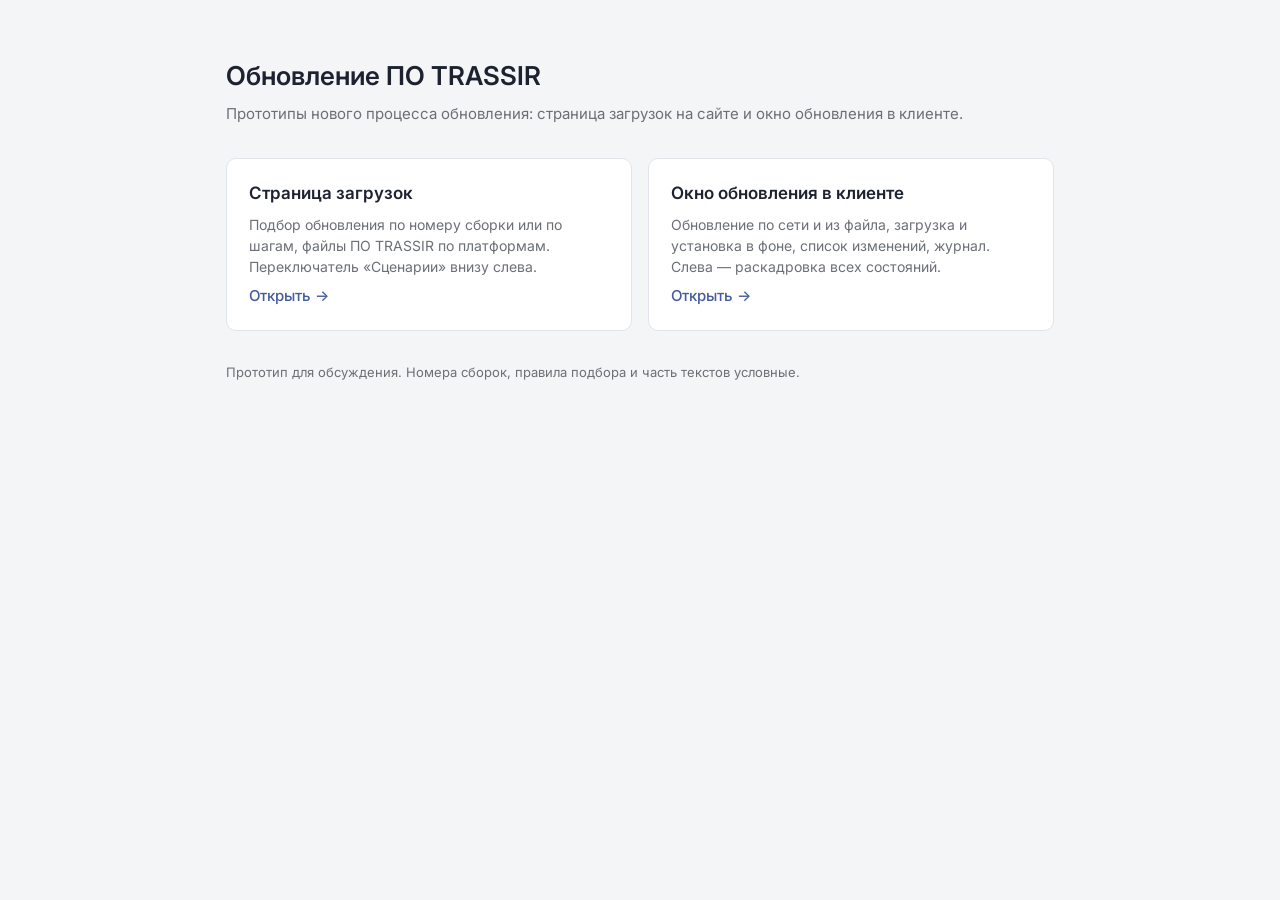
<file: index.html>
<!doctype html>
<html lang="ru">
<head>
<meta charset="utf-8">
<meta name="viewport" content="width=device-width,initial-scale=1">
<title>Обновление ПО TRASSIR — прототипы</title>
<link href="https://fonts.googleapis.com/css2?family=Inter:wght@400;500;600&display=swap" rel="stylesheet">
<style>
:root{--bg:#f4f5f7;--card:#fff;--txt:#1d2230;--muted:#6b6f76;--line:#e1e4ea;--pri:#445b9c;--r:10px}
*{box-sizing:border-box}
body{margin:0;background:var(--bg);color:var(--txt);font:15px/1.5 Inter,system-ui,sans-serif}
main{max-width:860px;margin:0 auto;padding:56px 16px}
h1{font-size:26px;font-weight:600;margin:0 0 8px}
.sub{color:var(--muted);margin:0 0 32px}
.grid{display:grid;grid-template-columns:repeat(auto-fit,minmax(260px,1fr));gap:16px}
a.card{display:flex;flex-direction:column;gap:8px;padding:22px;background:var(--card);border:1px solid var(--line);border-radius:var(--r);color:inherit;text-decoration:none;transition:border-color .15s,box-shadow .15s}
a.card:hover{border-color:var(--pri);box-shadow:0 4px 16px rgba(68,91,156,.12)}
.card b{font-size:17px;font-weight:600}
.card span{color:var(--muted);font-size:14px}
.card i{font-style:normal;color:var(--pri);font-weight:500;margin-top:auto}
.note{margin-top:32px;color:var(--muted);font-size:13px}
</style>
</head>
<body>
<main>
  <h1>Обновление ПО TRASSIR</h1>
  <p class="sub">Прототипы нового процесса обновления: страница загрузок на сайте и окно обновления в клиенте.</p>
  <div class="grid">
    <a class="card" href="site.html"><b>Страница загрузок</b><span>Подбор обновления по номеру сборки или по шагам, файлы ПО TRASSIR по платформам. Переключатель «Сценарии» внизу слева.</span><i>Открыть →</i></a>
    <a class="card" href="client.html"><b>Окно обновления в клиенте</b><span>Обновление по сети и из файла, загрузка и установка в фоне, список изменений, журнал. Слева — раскадровка всех состояний.</span><i>Открыть →</i></a>
  </div>
  <p class="note">Прототип для обсуждения. Номера сборок, правила подбора и часть текстов условные.</p>
</main>
</body>
</html>
</file>
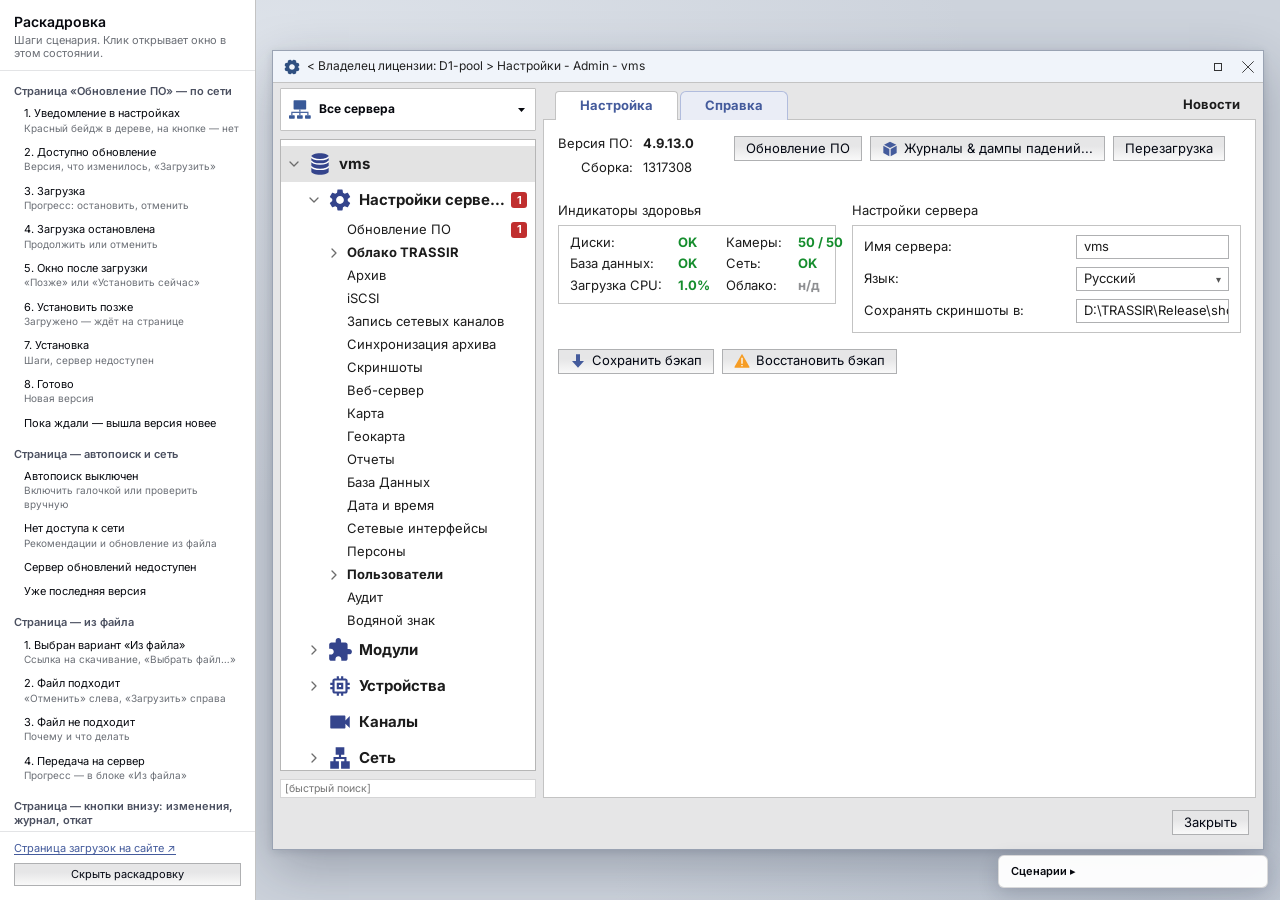
<file: client.html>
<!doctype html>
<html lang="ru">
<head>
<meta charset="utf-8">
<meta name="viewport" content="width=device-width, initial-scale=1">
<title>Обновление ПО — TRASSIR</title>
<link rel="preconnect" href="https://fonts.googleapis.com">
<link rel="preconnect" href="https://fonts.gstatic.com" crossorigin>
<link href="https://fonts.googleapis.com/css2?family=Inter:wght@400;500;600;700&display=swap" rel="stylesheet">
<style>

:root{
  --txt:#06080e; --black:#030712; --muted:rgba(0,0,0,.38); --grey:#6b6f76; --grey2:#8f9093; --dash:#b9bbbf;
  --bd:#c3c3c3; --bd2:#c8c8c8; --btn-bd:#afb0b2; --cell-bd:#e3e4e6; --row-bd:#eeeef0;
  --pri:#445b9c; --pri-50:#eaedf6; --pri-200:#b1bcdd; --icon:#3c5899;
  --sel:#e3e8f6; --hover:#f1f4fb; --win-bg:#e6e6e7; --title-bg:#f0f4fa;
  --card-head:#f2f3f4;                  /* шапка карточки настроек: нейтральный серый, отличается от голубой подсветки строки при наведении (16.10) */
  --amber:#ff8f00; --badge:#ab1330; --ok:#2c8e45; --warn:#b98a00; --err:#ab1330;
  /* статусы применения настроек */
  --st-ok:#2c8e45; --st-warn:#e6bd34; --st-err:#ab1330; --st-neutral:#8f9093;
  --st-err-hover:#8e0f28; --st-err-pressed:#730c20; --focus-ring:#7f95d1;
  --drift-bg:#fff4cc; --drift-bd:#e6cf7a; /* настройка изменилась на устройстве: фон поля и рамка плашки */
  --st-err-on:#fff; --ebadge-h:14px;   /* индикатор числа ошибок: текст на красном и высота */
  /* раскладка диалога — правила растяжения описаны в device-settings-dialog/README.md */
  --tree-w:clamp(300px,15cqw,350px);   /* дерево: 15% ширины окна, 300–350; 350 — самая длинная строка целиком (ручной разделитель: 220–350) */
  --nav-w:258px; --search-w:236px;       /* поиск по настройкам — фиксированной ширины (= ширина навигации по умолчанию − отступы 11 + 11), не тянется вместе с панелью разделов (26.10) */
                         /* навигация разделов: фиксированная (ручной разделитель: 234–270, по содержимому) */
  --form-min:452px; --form-max:100%;    /* колонка настроек (вкл. внутренние отступы 37 px); сверху не ограничена — тянется на всю ширину панели */
  --main-min:280px;                    /* видимая часть колонки настроек, когда панель разделов растянута: форма шире — прокручивается по горизонтали (02.11) */
  --label-min:180px; --label-max:360px; /* названия настроек */
  --ctl-min:200px; --ctl-share:50%;     /* значения: строка делится 50/50 — вертикальная линия посередине; значение не уже 200 (до 14.10: 40% строки, не шире 360) */
  --grid-row:28px; --label:#4b5060;    /* вид «Таблица»: высота строки, цвет названия параметра */
  --tbl-pv:128px; --tbl-cols:minmax(86px,100px) minmax(93px,104px) minmax(83px,100px) minmax(65px,74px) minmax(99px,112px) minmax(87px,98px) minmax(85px,128px) minmax(40px,52px) minmax(55px,76px); /* колонки растут вместе с окном, пока значения не поместятся целиком; дальше — свободное место справа */
  --tbl-x:0px; /* «Список каналов»: превью; тип, кодек, разрешение, FPS, сжатие, битрейт, тип битрейта, текущий FPS, текущий поток */
  --tip-bg:#f9f9f9; --tip-bd:#bbbbbb; --tip-shadow:0 1px 4px rgba(0,0,0,.16); /* подсказка: светлый фон, тонкая светло-серая рамка, небольшая тень */
  --status-w:18px;                      /* статус-иконка */
  --crumbs-h:35px; --title-h:25px; --head-h:calc(var(--crumbs-h) + var(--indent)*2 + var(--title-h)); /* шапка устройства и канала: путь + заголовок с отступом --indent сверху и снизу (19.10; было 12 px) */
  --pad-x:16px; --row-pad-r:6px; --indent:8px; --sb-w:10px; --col-gap:14px; /* --col-gap — от вертикальной линии до значения */
  /* левый край контента панели, шаг вложенности заголовков/полей, ширина скроллбара */
  --btn-grad:linear-gradient(180deg,#e6e6e7 38.8%,#f8f8f8 97.2%);
  --btn-grad-hover:linear-gradient(180deg,#eef1f8 30%,#ffffff 100%);
  --desk:#cdd3dc;
}
*{box-sizing:border-box}
html,body{margin:0;height:100%;overflow:hidden}
body{font:11px/1.2 Inter,"Segoe UI",system-ui,sans-serif;color:var(--txt);background:var(--desk);-webkit-font-smoothing:antialiased}
button,select,input{font:inherit;color:inherit}
body.is-dragging,body.is-dragging *{user-select:none!important}
body.is-dragging iframe{pointer-events:none}

/* ---------- desktop ---------- */
.desk{position:fixed;inset:0;background:
  radial-gradient(1200px 700px at 20% 10%,#dfe4eb 0%,transparent 60%),
  radial-gradient(900px 600px at 90% 100%,#bcc4d0 0%,transparent 60%),var(--desk)}
.hint{position:fixed;left:252px;bottom:12px;color:#4a5263;font-size:12px;display:flex;gap:12px;align-items:center;flex-wrap:wrap;max-width:calc(100% - 580px)} /* слева — панель «Сценарии», справа — «Симуляция связи» */
.hint kbd{font:inherit;background:rgba(255,255,255,.6);border:1px solid rgba(0,0,0,.12);border-radius:3px;padding:1px 5px}
.hint button,.sim button{border:1px solid rgba(0,0,0,.18);background:rgba(255,255,255,.7);border-radius:4px;padding:3px 9px;cursor:pointer}
.hint button:hover,.sim button:hover{background:#fff}
.reopen{position:fixed;left:50%;top:50%;transform:translate(-50%,-50%);display:none;flex-direction:column;align-items:center;gap:10px;color:#3b4252;font-size:13px}
.reopen.show{display:flex}
.reopen button{display:flex;align-items:center;gap:8px;padding:10px 16px;border:1px solid var(--btn-bd);background:var(--btn-grad);cursor:pointer;font-size:12px}
.reopen button:hover{background:var(--btn-grad-hover);border-color:#8d97b5}
.sim{position:fixed;right:14px;bottom:10px;z-index:1000;width:300px;background:rgba(255,255,255,.94);border:1px solid rgba(0,0,0,.14);border-radius:8px;box-shadow:0 8px 24px rgba(20,30,50,.18);font-size:12px;color:#2b2f37}
.sim-h{display:flex;align-items:center;justify-content:space-between;padding:8px 10px;font-weight:600;border-bottom:1px solid #e8eaee;cursor:pointer}
.sim-h small{font-weight:400;color:var(--grey)}
.sim-b{padding:8px 10px 10px;display:grid;gap:6px}
.sim.min .sim-b{display:none}
.sim label{display:flex;gap:7px;align-items:flex-start;cursor:pointer;line-height:1.35}
.sim label input{margin:2px 0 0}
.sim .sim-sec{font-weight:600;border-top:1px solid #eef0f3;padding-top:7px}
.sim .tips:empty{display:none}
.sim .tips{color:var(--grey);line-height:1.4;font-size:11px;border-top:1px solid #eef0f3;padding-top:7px}
.sim .tips b{color:#2b2f37;font-weight:600}

/* ---------- window ---------- */
.win{position:absolute;display:flex;flex-direction:column;background:var(--win-bg);border:1px solid #9aa3b3;
  box-shadow:0 18px 50px rgba(20,30,50,.28),0 2px 8px rgba(20,30,50,.12);transition:opacity .15s,transform .15s}
.win.preset{transition:opacity .15s} /* масштаб сценария применяется сразу, без анимации */
.win.closing{opacity:0;transform:scale(.98)}
.win.hidden{display:none}
.win.maximized{border-color:transparent;box-shadow:none}
.tbar{height:24px;flex:none;display:flex;align-items:center;justify-content:space-between;padding-left:7px;
  background:var(--title-bg);border-bottom:.7px solid var(--bd);user-select:none;cursor:default;touch-action:none}
.tbar .ttl{display:flex;align-items:center;gap:3px;color:#212121;white-space:nowrap;overflow:hidden}
.tbar .wctl{display:flex;height:100%}
.tbar .wbtn{width:30px;height:100%;border:0;background:transparent;display:grid;place-items:center;cursor:pointer}
.tbar .wbtn:hover{background:#dde4f0}
.tbar .wbtn.close:hover{background:#e81123}
.tbar .wbtn.close:hover path{stroke:#fff}
.rh{position:absolute;z-index:20;touch-action:none}
.rh.n{top:-4px;left:8px;right:8px;height:8px;cursor:ns-resize}
.rh.s{bottom:-4px;left:8px;right:8px;height:8px;cursor:ns-resize}
.rh.e{right:-4px;top:8px;bottom:8px;width:8px;cursor:ew-resize}
.rh.w{left:-4px;top:8px;bottom:8px;width:8px;cursor:ew-resize}
.rh.ne{right:-5px;top:-5px;width:14px;height:14px;cursor:nesw-resize}
.rh.nw{left:-5px;top:-5px;width:14px;height:14px;cursor:nwse-resize}
.rh.se{right:-5px;bottom:-5px;width:14px;height:14px;cursor:nwse-resize}
.rh.sw{left:-5px;bottom:-5px;width:14px;height:14px;cursor:nesw-resize}
.win.maximized .rh{display:none}
.grip{position:absolute;right:2px;bottom:2px;width:10px;height:10px;pointer-events:none;opacity:.55}

.wbody{flex:1;min-height:0;display:flex;flex-direction:column;padding:6px 6px 0 6px;overflow:hidden}
.cols{flex:1;min-height:0;display:flex;container-type:inline-size} /* от неё считается 15cqw для дерева */
.box{background:#fff;border:.7px solid var(--bd);border-radius:1px}

/* splitters */
.vsplit{width:10px;flex:none;cursor:col-resize;position:relative;touch-action:none}
.vsplit::after,.navsplit::after{content:"";position:absolute;top:0;bottom:0;left:50%;width:2px;margin-left:-1px;background:transparent;transition:background .12s}
.vsplit:hover::after,.vsplit.drag::after,.navsplit:hover::after,.navsplit.drag::after{background:#9fb0dc}
.navsplit{position:absolute;left:-4px;top:0;bottom:0;width:8px;cursor:col-resize;z-index:5;touch-action:none}
.hsplit{height:9px;flex:none;cursor:row-resize;position:relative;touch-action:none;margin-top:1px}
/* единое правило сворачивания: шевронов у заголовков нет, раздел сворачивается и разворачивается кликом по разделителю.
   На разделителе — маленькая кнопка-стрелка: показывает, куда свернётся или развернётся раздел */
#devTog,#chanTog,#pvTog{display:none}
.hsplit::before,.split::before,.navsplit::before{content:"";position:absolute;z-index:1;box-sizing:border-box;border:1px solid var(--cell-bd);border-radius:5px;background:#fff url("data:image/svg+xml,%3Csvg xmlns='http://www.w3.org/2000/svg' width='8' height='8' viewBox='0 0 8 8'%3E%3Cpath d='M1.5 3l2.5 2.5L6.5 3' fill='none' stroke='%236b6f76' stroke-width='1.2'/%3E%3C/svg%3E") center/8px no-repeat;transition:border-color .12s}
.hsplit::before,.split::before{left:50%;width:32px;height:10px;margin-left:-16px}
.hsplit::before{top:calc(100% - 5.5px);transform:rotate(180deg)} /* превью сворачивается вверх; кнопка — по центру линии разделителя (19.10) */
.hsplit{z-index:3}
.cview.pv-closed .hsplit::before{transform:none}
.split::before{top:-2px}                         /* список каналов сворачивается вниз */
.split.shut::before{transform:rotate(180deg)}
.navsplit::before{top:50%;left:-1px;width:10px;height:32px;margin-top:-16px;background-image:url("data:image/svg+xml,%3Csvg xmlns='http://www.w3.org/2000/svg' width='8' height='8' viewBox='0 0 8 8'%3E%3Cpath d='M1.5 3l2.5 2.5L6.5 3' fill='none' stroke='%236b6f76' stroke-width='1.2'/%3E%3C/svg%3E");transform:rotate(-90deg);width:32px;height:10px;left:-12px;margin-top:-5px} /* навигация сворачивается вправо */
.win.nav-closed .navsplit::before{transform:rotate(90deg)}
.hsplit:hover::before,.hsplit.drag::before,.split:hover::before,.split.drag::before,.navsplit:hover::before,.navsplit.drag::before{border-color:#9fb0dc}
.hsplit,.split,.navsplit{cursor:pointer}
.win.nav-closed .dnav,.win.nav-closed .cnav{width:10px}
.win.nav-closed .dnav>:not(.navsplit),.win.nav-closed .cnav>:not(.navsplit){display:none}
.hsplit::after{content:"";position:absolute;left:0;right:0;bottom:0;height:1px;background:var(--cell-bd)}

/* ---------- left column ---------- */
.left{width:var(--tree-w);flex:none;display:flex;flex-direction:column;min-height:0;min-width:0}
.srv{height:43px;flex:none;display:flex;align-items:center;gap:9px;padding:0 18px 0 7px;cursor:pointer;position:relative;border:.7px solid var(--bd)}
.srv:hover{background:#fafbfd}
.srv .nm{font-weight:700;flex:1;white-space:nowrap;overflow:hidden;text-overflow:ellipsis}
.tree{flex:1;min-height:0;margin-top:6px;overflow:auto;overflow-x:hidden;padding:5px 0}
.trow{height:24px;display:flex;align-items:center;gap:4px;cursor:pointer;white-space:nowrap;padding-right:8px;position:relative}
.trow:hover{background:var(--hover)}
.trow.sel{background:var(--sel)}
.trow:focus{outline:0}
.trow:focus-visible{outline:2px solid var(--focus-ring);outline-offset:-2px} /* фокус с клавиатуры */
.trow.inert{cursor:default} .trow.inert:hover{background:transparent} /* детектор: не выбирается */
.trow.fold:hover{background:transparent} /* группа: клик только сворачивает/разворачивает */
.trow .tl.b{font-weight:700}
.trow .tl .md{color:var(--grey)}
.trow.off .tl{color:#9a9ca2}
.trow.off .ticon{opacity:.45}
.trow .st-dot{width:6px;height:6px;border-radius:50%;flex:none;margin-left:2px}
.trow .st-dot.off{background:var(--err)}
.trow .st-dot.boot{background:#e6a100;animation:blink 1s infinite}
/* индикатор числа ошибок: дерево (кнопка — переход к ошибке) и навигация разделов */
.ebadge{min-width:var(--ebadge-h);height:var(--ebadge-h);padding:0 4px;border-radius:calc(var(--ebadge-h)/2);background:var(--st-err);color:var(--st-err-on);font-size:10px;font-weight:600;line-height:var(--ebadge-h);text-align:center;flex:none;box-sizing:border-box}
button.ebadge{border:0;margin-left:2px;cursor:pointer;font-family:inherit;transition:transform .08s,background .12s}
button.ebadge:hover{background:var(--st-err-hover)}
button.ebadge:active{background:var(--st-err-pressed);transform:scale(.9)}
button.ebadge:focus-visible{outline:2px solid var(--focus-ring);outline-offset:1px}
@keyframes blink{50%{opacity:.25}}
.trow mark{background:#ffe69a;color:inherit;border-radius:2px}
.tchev{width:11px;height:11px;flex:none;display:grid;place-items:center;transition:transform .12s}
.tchev.closed{transform:rotate(-90deg)}
.tchev.sp{visibility:hidden}
.ticon{flex:none;display:block}
.trow .ticon{width:12px}
.trow .tl{min-width:0;overflow:hidden} /* длинное имя обрезается краем панели, без «…» */
.tree-empty{padding:10px 12px;color:var(--grey)}
.qs{height:20px;flex:none;margin:6px 0 0;display:flex;align-items:center;border:.7px solid var(--bd);background:#fff}
.qs input{flex:1;min-width:0;border:0;outline:0;height:100%;padding:0 4px;font-size:11px;color:var(--txt);background:transparent}
.qs input::placeholder{color:var(--grey2)}
.qs .clr{width:18px;height:100%;border:0;background:transparent;display:grid;place-items:center;cursor:pointer;opacity:.75}
.qs .clr:hover{opacity:1}

/* ---------- main column ---------- */
.main{flex:1;min-width:0;display:flex;flex-direction:column;min-height:0}
.tabsrow{height:28px;flex:none;display:flex;align-items:flex-end;justify-content:space-between;position:relative;z-index:2}
.tabs{display:flex;gap:2px;align-items:flex-end}
.tab{border:.7px solid var(--pri-200);border-bottom:0;border-radius:11px 11px 0 0;background:var(--pri-50);
  color:var(--pri);font-weight:700;padding:7px 16px 6px;cursor:pointer;height:27px}
.tab:hover{background:#f2f4fa}
.tab.on{background:#fff;border-color:var(--bd);height:29px;margin-bottom:-1px;padding-top:8px;padding-bottom:7px}
.news{display:flex;align-items:center;gap:5px;margin:0 0 8px 0;border:0;background:transparent;cursor:pointer;padding:0;font-weight:700;color:#000}
.news .bdg{background:var(--badge);color:#fff;font-weight:400;border-radius:3px;min-width:13px;height:14px;line-height:14px;text-align:center;padding:0 3px;font-size:11px}
.news .bdg.zero{display:none}
.news:hover span:last-child{text-decoration:underline}
.panel{flex:1;min-height:0;background:#fff;border:.7px solid var(--bd);border-bottom:1px solid var(--cell-bd);display:flex;flex-direction:column;position:relative;overflow:hidden}
.view{display:none;flex:1;min-height:0}
.panel[data-view="dev"] #devView{display:flex;flex-direction:column}
.panel[data-view="chan"] #chanView{display:flex}
.panel.help-on .view{display:none!important}

/* shared header pieces */
.crumbs{height:var(--crumbs-h);flex:none;display:flex;align-items:center;gap:9px;padding:0 0 0 var(--pad-x);color:#7c7f86;white-space:nowrap;overflow:hidden}
.crumbs .c{cursor:pointer}
.crumbs .c:hover{color:var(--pri);text-decoration:underline}
.crumbs .c.cur{color:var(--txt);cursor:default;text-decoration:none}
.crumbs .c.nc,.crumbs .c.nc:hover{color:inherit;cursor:default;text-decoration:none} /* группа — не ссылка */
.crumbs svg{transform:rotate(-90deg);flex:none}
.chevbtn{width:16px;height:16px;border:0;background:transparent;padding:0;display:grid;place-items:center;cursor:pointer;border-radius:3px;flex:none}
.chevbtn:hover{background:var(--sel)}
.chevbtn svg{transition:transform .15s}
.chevbtn.open svg{transform:rotate(180deg)}
.btn{height:25px;padding:0 10px;border:1px solid var(--btn-bd);background:var(--btn-grad);color:var(--black);cursor:pointer;
  display:inline-flex;align-items:center;justify-content:center;gap:5px;white-space:nowrap;font-size:11px}
.btn:hover{background:var(--btn-grad-hover);border-color:#8d97b5}
.btn:active{background:#dfe2e8}
.btn:disabled{color:#9a9ca2;cursor:default;background:var(--btn-grad);border-color:#c9cacc}
.btn:focus-visible,.tab:focus-visible,.chevbtn:focus-visible,.cb:focus-visible,.tcb:focus-visible,select.sel:focus-visible{outline:2px solid var(--focus-ring);outline-offset:1px}
.btn.sm{height:23px}
.btn.ico{width:25px;padding:0;flex:none}
.btn.ico.spin svg{animation:spin .7s ease}
.btn.refresh{flex:none}
/* статус соединения в футере, сразу за кнопкой «Обновить»: коротко, полный текст — в подсказке */
.conn{display:flex;align-items:center;gap:5px;flex:0 1 auto;min-width:14px;margin-left:4px;color:var(--grey);white-space:nowrap;cursor:default} /* при нехватке места текст статуса сжимается: полный есть в подсказке */
.conn .ct{min-width:0;overflow:hidden;text-overflow:ellipsis}
.conn i{width:8px;height:8px;border-radius:50%;background:var(--st-neutral);flex:none}
.conn.on i{background:var(--st-ok)} .conn.warn i{background:var(--st-warn)} .conn.off i{background:var(--st-err)}
.conn.boot i{background:var(--st-warn);animation:blink 1s infinite}
.conn .spin{display:grid;flex:none} .conn .spin svg{animation:spin 1s linear infinite}
.btn.pri{background:linear-gradient(180deg,#5670b8,#445b9c);border-color:#3a4f8a;color:#fff}
.btn.pri:hover{background:linear-gradient(180deg,#6079c0,#4a62a5)}
@keyframes spin{to{transform:rotate(360deg)}}
.btn.on{background:#dfe3ee;border-color:#8d97b5}
.pill{display:inline-flex;align-items:center;gap:5px;height:18px;padding:0 7px;border-radius:9px;font-size:10.5px;font-weight:500;white-space:nowrap;flex:none}
.pill::before{content:"";width:6px;height:6px;border-radius:50%;background:currentColor}
.pill.on{background:#e7f4ea;color:#23743a}
.pill.off{background:#fbe9ec;color:var(--err)}
.pill.boot{background:#fff4d6;color:#8a6400}

/* ---------- banners ---------- */
.banner{display:flex;gap:6px;padding:0 var(--pad-x);margin-bottom:10px}
.banner .dot{width:8px;height:8px;border-radius:50%;background:var(--amber);flex:none;margin-top:3px}
.banner p{margin:0;font-weight:600;color:var(--amber);line-height:13px;max-width:560px}
.banner p span{display:block;font-weight:400;color:var(--muted)}
.banner.err .dot{background:var(--err)} .banner.err p{color:var(--err)}
.banner.boot .dot{background:#e6a100;animation:blink 1s infinite} .banner.boot p{color:#8a6400}
.banner a{color:var(--pri);cursor:pointer;text-decoration:underline;font-weight:500}

/* ---------- device view ---------- */
.dev{flex:1;min-height:120px;display:flex;overflow:hidden}
.dev-main{flex:1;min-width:0;display:flex;flex-direction:column;min-height:0}
.dev-head{flex:none;height:var(--head-h);position:relative}
.dev-head::after{content:""; /* линия под шапкой устройства — всегда (26.10; раньше появлялась только при прокрутке) */position:absolute;left:0;right:0;bottom:0;height:1px;background:var(--cell-bd);z-index:2}
.dtitle{height:var(--title-h);margin-top:var(--indent);display:flex;align-items:center;padding:0 calc(var(--pad-x) + var(--sb-w)) 0 var(--pad-x);gap:8px;max-width:calc(var(--form-max) + var(--sb-w))} /* кнопки справа — по колонке статусов */
.dtitle .nm{font-size:14px;font-weight:600;white-space:nowrap;overflow:hidden;text-overflow:ellipsis;min-width:0}
.dbtns{margin-left:auto;display:flex;gap:6px;align-items:center;flex:none}
.dev-scroll{flex:1;min-height:0;overflow:auto;scrollbar-gutter:stable;padding:10px 0 24px}

/* ---------- settings form (shared) ---------- */
/* колонка настроек: ограничена по ширине, чтобы на широком окне не было «дыр» посреди строки */
.form{padding:0 var(--pad-x);min-width:var(--form-min);max-width:var(--form-max);--ctl-w:max(var(--ctl-min),var(--ctl-share) - var(--status-w) - 3px - var(--col-gap))}
.blk{padding-top:5px;margin-bottom:4px}
.blk-title{font-weight:700;height:14px;margin-bottom:10px}
.sub1{font-weight:700;height:14px;margin-bottom:10px;padding-left:var(--indent)}
.sub2{font-weight:600;height:14px;margin-bottom:10px;padding-left:calc(var(--indent)*2);color:#3a3e47}
.form.fchan .blk{margin-bottom:6px}
.ln{display:flex;align-items:center;gap:14px;min-height:18px;margin-bottom:10px}
.ln.b{min-height:25px}
@supports (width:round(down,10.5px,1px)){ .form{--ctl-w:round(down,max(var(--ctl-min),var(--ctl-share) - var(--status-w) - 3px - var(--col-gap)),1px)} } /* контролы начинаются на целом пикселе */
.ln-l{flex:1 1 0;min-width:var(--label-min);max-width:var(--label-max);padding-left:calc(var(--indent)*3);white-space:nowrap;overflow:hidden;text-overflow:ellipsis}
.ln.c .ln-l{cursor:pointer}
.ln.off .ln-l{color:#a3a5aa}
/* значение + статус прижаты к правому краю колонки; контрол — к левому краю своей колонки (поля, чекбоксы и кнопки на одной вертикали) */
.ln-c{display:flex;align-items:center;gap:3px;flex:none;margin-left:auto;width:calc(var(--ctl-w) + var(--status-w)*2 + 6px)} /* значение + кнопка возврата + значок статуса */
.ln-c>.mk{margin-left:auto}
.ln.b .ln-c{width:auto;min-width:calc(var(--ctl-w) + var(--status-w)*2 + 6px)}
.ln.w .ln-c .wsum{flex:1 1 auto;min-width:0;overflow:hidden;text-overflow:ellipsis;white-space:nowrap;color:var(--grey)} /* окно аналитики: сводка + «Настроить» (13.11) */
.ln.w .wbtn{height:20px;padding:0 10px;flex:none}
.ln.note{display:block;padding:8px 10px;margin:0 0 10px 10px;background:#f4f6fb;border-left:3px solid var(--pri-200);color:#4b5060;line-height:1.4;max-width:540px}
.tf,select.sel{flex:1 1 auto;min-width:0;width:auto;height:18px;border:1px solid var(--btn-bd);padding:0 3px;font-size:11px;color:var(--black);background-color:#fff;outline:0;border-radius:0}
select.sel{-webkit-appearance:none;appearance:none;padding-right:16px;cursor:pointer;text-overflow:ellipsis;
  background-image:url("data:image/svg+xml,%3Csvg xmlns='http://www.w3.org/2000/svg' width='14' height='20' viewBox='0 0 13.58 19.69'%3E%3Cpath d='M9.38 8.64H4.62L7 11.36z' fill='%23030712'/%3E%3C/svg%3E");
  background-repeat:no-repeat;background-position:right 1px center}
.tf:hover,select.sel:hover{border-color:#8e95a3}
.tf:focus,select.sel:focus{border-color:var(--pri);box-shadow:0 0 0 1px rgba(68,91,156,.18)}
.tf.chg,select.sel.chg{font-weight:700} /* изменено, не сохранено: жирное значение (синий фон убран) */
.tf.ro{background:#f5f6f8;color:#4b5060;border-color:#dcdde0;cursor:default}
.tf:disabled,select.sel:disabled{color:#a3a5aa;background-color:#f7f7f8;border-color:#dcdde0;cursor:default}
.tf.bad,select.sel.bad{border-color:var(--err);background-color:#fdf2f4;box-shadow:0 0 0 1px rgba(171,19,48,.15)}
.cb{width:14px;height:14px;flex:none;border:1px solid #8f9399;border-radius:1px;padding:0;background:#fff;display:grid;place-items:center;cursor:pointer}
.cb:hover{border-color:var(--pri)}
.cb svg{opacity:0}
.cb[aria-checked="true"]{background:var(--pri);border-color:var(--pri)}
.cb[aria-checked="true"] svg{opacity:1}
.cb.chg{box-shadow:0 0 0 2px #fff,0 0 0 4px var(--pri-200)}
.cb:disabled{opacity:.4;cursor:default}
.rng{-webkit-appearance:none;appearance:none;flex:1 1 auto;width:auto;min-width:0;height:14px;background:transparent;margin:0;cursor:pointer}
.rng::-webkit-slider-runnable-track{height:6px;border:1px solid var(--btn-bd);background:#fff}
.rng::-moz-range-track{height:4px;border:1px solid var(--btn-bd);background:#fff}
.rng::-webkit-slider-thumb{-webkit-appearance:none;width:11px;height:13px;margin-top:-4.5px;border:1px solid #9a9ca0;background:linear-gradient(180deg,#f6f6f6,#dcdcdd)}
.rng::-moz-range-thumb{width:9px;height:11px;border:1px solid #9a9ca0;border-radius:0;background:linear-gradient(180deg,#f6f6f6,#dcdcdd)}
.rng.chg::-webkit-slider-runnable-track{background:var(--sel);border-color:var(--pri-200)}
.rng.chg::-moz-range-track{background:var(--sel)}
.rng:disabled{opacity:.45;cursor:default}
.rv{width:27px;flex:none;text-align:right;color:#4b5060;font-variant-numeric:tabular-nums}
.mk{width:18px;height:18px;flex:none;display:grid;place-items:center}
.mk:empty{visibility:hidden}
.mk svg{display:block}
.mk.spin svg{animation:spin 1s linear infinite}
.ic-info{color:var(--pri)} .ic-ok{color:var(--st-ok)} .ic-warn{color:var(--st-warn)} .ic-err{color:var(--st-err)}
body.status-b .ic-ok,body.status-b .ic-warn{color:var(--st-neutral)} /* вариант Б: цветным остаётся только крестик */
.mk-undo{width:18px;height:18px;flex:none;padding:0;border:0;border-radius:50%;background:transparent;color:var(--pri);display:grid;place-items:center;cursor:pointer;transition:transform .08s,background .12s}
/* кнопка «вернуть прежнее значение» в строке настройки: место под неё есть всегда, видна только у изменённого и у неприменённого поля */
.ln-c>.un{margin-left:auto;visibility:hidden}
.ln-c>.un.on{visibility:visible}
.ln-c>.un+.mk{margin-left:0}
.mk-undo:hover{background:var(--sel)}
.mk-undo:active{transform:scale(.88)}
.mk-undo:focus-visible{outline:2px solid var(--focus-ring);outline-offset:1px}
.mk-undo:disabled{cursor:default;opacity:.5;background:transparent}
.ln.hide,.sub1.hide,.sub2.hide,.blk.hide,.blk-title.hide{display:none!important}

.ln.flash{animation:lnflash 1.2s ease}
/* загрузка настроек при открытии устройства или канала: видны прежние значения серым, как у недоступных полей, править нельзя, в футере «Загрузка настроек…» (19.10, вместо заглушек) */
.form.loading{pointer-events:none}
.form.loading select.sel:disabled{opacity:1} /* у списка браузер по умолчанию ещё и приглушает недоступный — серый текст как у полей ввода */
.form.loading .mk,.form.loading .un{visibility:hidden}
/* варианты фонового обновления: A+ — обновлённое значение коротко подсвечивается и гаснет */
@keyframes bgflash{0%,35%{background-color:var(--drift-bg)}100%{background-color:transparent}}
.bgflash{animation:bgflash 2.5s ease-out}
.ln.bgflash-ln{animation:bgflash 2.5s ease-out}
/* сверка с устройством: значение на устройстве отличается от показанного (drift) или только что обновлено с устройства (drifted) */
.tf.drift,select.sel.drift,.tf.drifted,select.sel.drifted{background-color:var(--drift-bg)}
.cb.drift,.cb.drifted{box-shadow:0 0 0 2px #fff,0 0 0 4px var(--drift-bd)}
.driftbar{position:sticky;top:0;z-index:2;display:flex;align-items:center;gap:10px;margin:0 0 10px;padding:6px 10px;background:var(--drift-bg);border:1px solid var(--drift-bd)}
.driftbar span{flex:1;min-width:0}
.driftbar .lnk{border:0;background:none;padding:0;color:var(--pri);text-decoration:underline;cursor:pointer;font:inherit}
@keyframes lnflash{0%,40%{background:#fff3d6}100%{background:transparent}}

/* ---------- вид «Таблица» (переключатель под окном, по умолчанию — форма) ----------
   Тихая таблица: строки с волосяными линиями, название приглушено, значение — текст без рамки.
   Ячейка становится полем при наведении и в фокусе, правка — сразу по клику. */
.view-table .blk,.view-table .form.fchan .blk{padding-top:0;margin-bottom:18px}
.view-table .blk-title{height:auto;margin:0;padding:6px 0 6px;font-size:13px;font-weight:600;line-height:18px}
.view-table .sub1{height:auto;margin:0;padding:12px 0 5px var(--indent);font-size:10px;font-weight:600;line-height:13px;letter-spacing:.06em;text-transform:uppercase;color:var(--grey);border-bottom:1px solid var(--cell-bd)}
.view-table .blk-title+.sub1{padding-top:4px}
.view-table .sub2{height:auto;margin:0;padding:9px 0 5px var(--indent);line-height:13px;color:var(--label);border-bottom:1px solid var(--cell-bd)}
.view-table .ln{margin:0;min-height:var(--grid-row);padding-left:var(--indent);border-bottom:1px solid var(--cell-bd)}
.view-table .ln.b{min-height:calc(var(--grid-row) + 6px)}
.view-table .ln.note{margin:6px 0;min-height:0;border-bottom:0}
.view-table .ln-l{padding-left:0;max-width:none;color:var(--label)}
/* строка подсвечивается при наведении (14.10); поле внутри без своей подложки — ни при наведении, ни в фокусе, чтобы в подсвеченной строке не было белого прямоугольника */
.view-table .form:not(.loading) .ln:not(.note):not(.off):hover,.view-table .form:not(.loading) .ln:has(:focus-visible),.chm-table .srow:has(:focus-visible){background-color:var(--hover)} /* с клавиатуры строка с фокусом подсвечивается так же, как при наведении */
.view-table .form .tf,.view-table .form select.sel{height:20px;padding-left:5px;margin-left:-6px}
.view-table .form .tf:not(.bad),.view-table .form select.sel:not(.bad){border-color:transparent;box-shadow:none}
.view-table .form .tf:not(.chg):not(.bad):not(.drift):not(.drifted),.view-table .form select.sel:not(.chg):not(.bad):not(.drift):not(.drifted){background-color:transparent}
.view-table .form select.sel{background-image:url("data:image/svg+xml,%3Csvg xmlns='http://www.w3.org/2000/svg' width='14' height='20' viewBox='0 0 14 20'%3E%3Cpath d='M4 8.5l3 3 3-3' fill='none' stroke='%238f9093' stroke-width='1.2'/%3E%3C/svg%3E")}
.view-table .form select.sel:disabled{background-image:none}
.view-table .form .tf.ro{color:var(--grey)}
/* рамки и подложки у поля нет ни при наведении, ни в фокусе: редактирование видно по курсору */
.view-table .form .tf.bad,.view-table .form select.sel.bad{border-color:transparent;box-shadow:none;background-color:transparent;color:var(--err)} /* недопустимое значение: красный текст и значок, без рамки и заливки */
.view-table .form .tf.chg:not(.bad):not(.drift):not(.drifted),.view-table .form select.sel.chg:not(.bad):not(.drift):not(.drifted){background-color:transparent}
/* фокус в поле — одинаково у ввода и выпадающего списка: без рамки и обводки, закрашивается вся ячейка значения — цветом выбранного пункта дерева --sel, на два тона темнее подсветки строки --hover (19.10) */
.view-table .form:not(.loading) .ln .tf:focus:not(.drift):not(.drifted),.view-table .form:not(.loading) .ln select.sel:focus:not(.drift):not(.drifted){background-color:transparent;outline:0}
.view-table .form:not(.loading) .ln-c:has(.tf:focus:not(.drift):not(.drifted),select.sel:focus:not(.drift):not(.drifted)){background-color:var(--sel);box-shadow:var(--row-pad-r) 0 0 var(--sel)} /* заливка до правой границы карточки — через внутренний отступ строки */
/* «Список каналов» в том же оформлении, что и настройки в центре: шапка-полоса, тонкие линии, значения без рамок */
.view-table .tbl{border-radius:0}
.view-table .tr-h{height:var(--grid-row);background:var(--hover);border-bottom:1px solid var(--cell-bd)}
.view-table .tr-h>div{height:auto}
.view-table .tr-h>div+div{border-left:0}
.view-table .pvc{border-right:0}
.view-table .pvc{padding:4px 5px}
.view-table .srow{height:32px;border-bottom:1px solid var(--cell-bd)}
.view-table .srow:hover{background:var(--hover)}
.view-table .srow .ty{color:var(--label)}
.view-table .tbl select.sel:not(.bad){border-color:transparent;background-color:transparent;background-image:url("data:image/svg+xml,%3Csvg xmlns='http://www.w3.org/2000/svg' width='14' height='20' viewBox='0 0 14 20'%3E%3Cpath d='M4 8.5l3 3 3-3' fill='none' stroke='%238f9093' stroke-width='1.2'/%3E%3C/svg%3E")}
.view-table .tbl .srow:hover select.sel:not(:disabled):not(.bad){border-color:var(--btn-bd);background-color:#fff}
.view-table .tbl select.sel:focus:not(.bad){border-color:var(--pri);background-color:#fff}
/* «Карточки»: каждый подраздел — отдельная карточка с заголовком */
/* карточки одного раздела стоят вплотную: общая рамка, заголовок подраздела — полоса внутри неё */
.tv-cards .blk-title{border-bottom:1px solid var(--cell-bd)}
.tv-cards .sub1,.tv-cards .blk-title+.sub1{margin-top:0;padding:7px var(--indent);font-size:11px;letter-spacing:0;text-transform:none;color:var(--txt);background:var(--card-head);border:1px solid var(--cell-bd);border-top:0}
.tv-cards .sub2,.tv-cards .ln:not(.note){border-left:1px solid var(--cell-bd);border-right:1px solid var(--cell-bd);padding-right:var(--row-pad-r)}
/* вариант «С отступом» (класс cards-gap на body): подразделы одного раздела — отдельные карточки с промежутком */
.tv-cards.cards-gap .sub1{margin-top:calc(var(--indent)*1.5);border-top:1px solid var(--cell-bd)}
.tv-cards.cards-gap .blk-title+.sub1{margin-top:0;border-top:0}
/* ---------- каналы — раздел-таблица в настройках устройства (классы chm-in chm-table на body; решение 14.10). Код панели «Список каналов» снизу оставлен, но не используется ---------- */
.chm-in #split{display:none!important}
.chm-in .chan{height:auto!important;flex:none;border-top:0;background:none;padding:0 calc(var(--pad-x) + var(--status-w) + 4px) calc(var(--indent)*2) var(--pad-x);--ctl-w:max(var(--ctl-min),var(--ctl-share) - var(--status-w) - 3px - var(--col-gap))}
.chm-in .chan.qhide{display:none}
.chm-in .chan-h{height:auto;padding:6px 0;border-bottom:1px solid var(--cell-bd)}
.chm-in .chan-h .nm{font-size:13px;line-height:18px}
.chm-in .chan-h .btn{height:20px}
.chm-in .chan-body{display:block;overflow:visible;padding:0}
.chm-in .tbl{min-width:0;border:0;border-radius:0;overflow:visible}
.chm-in .cn-x{font-weight:500}
.chst{color:var(--grey);font-variant-numeric:tabular-nums;white-space:nowrap}
.ty>.mk{margin-left:auto;flex:none}
/* B. одна таблица: превью, поток, FPS, КБ/с */
.chm-table .tbl{border:1px solid var(--cell-bd);border-top:0}
.chan-sub{display:none}
.chm-in.chm-table .chan-sub{display:block;margin-top:0;border-top:0}
/* каналы — отдельными карточками с тем же зазором, что между карточками настроек: первая примыкает к шапке «Список каналов» */
.chm-in.chm-table #tbl{border:0}
.chm-in.chm-table #tbl>.grp{border:1px solid var(--cell-bd)}
.chm-in.chm-table #tbl>.grp:first-child{border-top:0}
.chm-in.chm-table #tbl>.grp+.grp{margin-top:calc(var(--indent)*1.5)}
.ln-c>.cb+.chst{margin-left:var(--indent);min-width:0;overflow:hidden;text-overflow:ellipsis} /* в канале: показатели потока — рядом с галочкой «Поток включён», как в таблице каналов */ /* шапка карточки — как «Журнал тревог» в разделах устройства */
/* строка потока как строка настройки: слева название потока, справа за вертикальной линией — галочка и текущие показатели на одной вертикали со значениями ниже (--chk-x считается по строке настроек) */
.chm-table .srow{grid-template-columns:minmax(0,calc(var(--chk-x,60%) - var(--tbl-pv) - 1px)) minmax(0,1fr)}
.chm-table .srow>.chs{padding:0 var(--indent);color:var(--label);overflow:hidden;text-overflow:ellipsis;white-space:nowrap}
.chm-table .ty>.chst{min-width:0;overflow:hidden;text-overflow:ellipsis}
.chm-table .srow>.ty{align-self:stretch;gap:var(--indent);border-left:1px solid var(--cell-bd);padding:0 6px 0 calc(var(--col-gap) - 1px);cursor:default}
/* как в строках настроек: стрелка возврата — в ячейке, значок статуса — за правым краем таблицы */
.chm-table .srow{position:relative}
.chm-table .ty>.un{margin-left:auto;visibility:hidden}
.chm-table .ty>.un.on{visibility:visible}
.chm-table .ty>.mk{position:absolute;right:calc(-5px - var(--status-w));top:50%;margin:-9px 0 0}
/* «Карточки»: значок статуса вынесен за правый край карточки, в строке на его месте — кнопка возврата значения */
.tv-cards .form{padding-right:calc(var(--pad-x) + var(--status-w) + 4px)}
.tv-cards .dtitle{padding-right:calc(var(--pad-x) + var(--sb-w) + var(--status-w) + 4px)} /* кнопки в заголовке — по правому краю карточек */
.tv-cards .ln:not(.note){gap:0}
.tv-cards .ln:not(.note) .ln-l{padding-right:var(--indent)}
.tv-cards .ln-c{position:relative;align-self:stretch;width:calc(var(--ctl-w) + var(--status-w) + 3px + var(--col-gap));padding-left:calc(var(--col-gap) - 1px);border-left:1px solid var(--cell-bd)} /* вертикальная линия между названием и значением */
.tv-cards .ln.b .ln-c{min-width:calc(var(--ctl-w) + var(--status-w) + 3px + var(--col-gap))}
.tv-cards .ln-c>.mk{position:absolute;right:calc(-11px - var(--status-w));top:50%;margin:-9px 0 0}
.tv-cards .cpv{margin-right:calc(var(--pad-x) + var(--sb-w) + var(--status-w) + 4px);max-width:calc(var(--form-max) - var(--pad-x)*2 - var(--status-w) - 4px)}

.form mark,.dnav mark,.cnav mark{background:none;color:inherit} /* найденное в настройках и разделах не подсвечивается */
.nores{display:none;color:var(--grey)}
.nores.show{display:flex;align-items:center;justify-content:center;height:calc(100% - 70px);min-height:80px;max-width:var(--form-max);text-align:center} /* по центру пустой области */

/* device nav */
.dnav,.cnav{flex:none;border-left:.7px solid var(--bd);display:flex;flex-direction:column;min-height:0;position:relative}
.dnav,.cnav{width:var(--nav-w);max-width:calc(100% - var(--main-min))} /* без верхнего предела ширины — колонке настроек остаётся --main-min */
.dsearch{margin:11px;height:20px;flex:none;border:.7px solid var(--bd);display:flex;align-items:center;background:#fff}
.dsearch input{flex:1;min-width:0;border:0;outline:0;height:100%;padding:0 4px;font-size:11px}
.dsearch input::placeholder{color:var(--grey2)}
/* поиск по настройкам стоит над списком разделов в правой панели */
.dsearch:focus-within{border-color:var(--pri)}
.sfound{flex:none;padding-left:8px;color:var(--grey);white-space:nowrap} /* число найденного — внутри поля, справа */
.sfound:empty{display:none}
.dsearch .clr{width:18px;height:100%;border:0;background:transparent;display:grid;place-items:center;cursor:pointer}
.navlist{flex:1;min-height:0;overflow:auto;padding-bottom:8px}
/* футер примыкает к панели настроек без зазора: между ними — светлая линия, как под строкой с путём */
/* поиск над разделами стоит на одной строке с хлебными крошками (высота строки 35); под строкой — линия через всю панель; заголовок ниже линии — с отступом 12 */
.dnav>.dsearch,.cnav>.dsearch{margin:7px 11px;width:var(--search-w);align-self:flex-end;flex:none} /* прижат к правому краю; панель уже — поиск выходит влево в строку с путём */
.dnav>.navlist,.cnav>.navlist{border-top:1px solid var(--cell-bd);padding-top:6px}
.dnav,.cnav{border-left-color:transparent} /* в строке с путём и поиском вертикального разделителя нет */
.dnav>.navlist,.cnav>.navlist{border-left:.7px solid var(--bd)}
.win.nav-closed .dnav,.win.nav-closed .cnav{border-left-color:var(--bd)} /* свёрнутая панель — полоса с линией во всю высоту */
/* поиск — отдельный блок в строке с путём; сворачивается и тянется только панель разделов под ним (19.10).
   Свёрнута — поиск стоит там же, путь до него не доходит; полоса и ручка панели начинаются под строкой с путём */
.dnav>.navsplit,.cnav>.navsplit{top:var(--crumbs-h)}
.win.nav-closed .dnav>.dsearch,.win.nav-closed .cnav>.dsearch{display:flex;position:absolute;top:0;right:0;width:var(--search-w);z-index:2}
.win.nav-closed .crumbs{padding-right:calc(var(--search-w) + 12px)}
.win.nav-closed .dnav,.win.nav-closed .cnav{border-left-color:transparent}
.win.nav-closed .dnav::before,.win.nav-closed .cnav::before{content:"";position:absolute;left:-.7px;top:var(--crumbs-h);bottom:0;border-left:.7px solid var(--bd)}
.crumbs{border-bottom:1px solid var(--cell-bd)}
.cnt{margin-left:auto;margin-right:10px;font-weight:500;color:var(--grey);letter-spacing:0}
.cnt.ebadge{color:var(--st-err-on);font-weight:600;margin-right:8px;cursor:pointer} /* в разделе есть ошибки — число внутри; клик ведёт к полю с ошибкой */
.cnt.ebadge:hover{background:var(--st-err-hover)}
.cnt.ebadge:active{background:var(--st-err-pressed)}
/* счётчик в меню (05.11): один вид для раздела и подпункта — серый, число = всё, кроме зелёного (ошибки, предупреждения, несохранённое);
   если среди них есть ошибка (не применилось или недопустимое значение) — красная точка в правом верхнем углу */
.cnt.ebadge.grey{background:var(--st-neutral);color:var(--st-err-on)}
.cnt.ebadge.grey:hover{background:var(--st-neutral);filter:brightness(.9)}
.cnt.ebadge.dot{position:relative;overflow:visible}
.cnt.ebadge.dot::after{content:"";position:absolute;top:-3px;right:-3px;width:7px;height:7px;border-radius:50%;background:var(--st-err);box-shadow:0 0 0 1.5px var(--st-err-on)}

/* channels (device view) */
.split{height:6px;flex:none;margin:-3px 0;position:relative;z-index:3;cursor:row-resize;touch-action:none}
.split::after{content:"";position:absolute;left:0;right:0;top:2px;height:2px;background:transparent;transition:background .12s}
.split:hover::after,.split.drag::after{background:#9fb0dc}
.split.shut{cursor:pointer}
.chan{flex:none;display:flex;flex-direction:column;border-top:.7px solid var(--bd);min-height:0;background:#fff}
.chan-h{height:47px;flex:none;display:flex;align-items:center;gap:8px;padding:0 var(--pad-x)}
.chan-h .nm{font-size:14px;font-weight:600;white-space:nowrap}
.chan-h .btn{margin-left:auto;gap:2px;padding:0 10px 0 8px}
.chan-body{display:none;flex:1;min-height:0;overflow:auto;padding:0 14px 14px}
.devview.chan-open .chan-body{display:block}
.devview.dev-closed .dev{flex:none;height:var(--head-h);min-height:var(--head-h)}
.devview.dev-closed .dev-scroll{visibility:hidden}
.devview.dev-closed.chan-open .chan{flex:1}
.tbl{min-width:823px;border:1px solid var(--cell-bd);border-radius:3px;overflow:hidden}
.tr-h{display:grid;grid-template-columns:var(--tbl-pv) var(--tbl-cols);height:40px;border-bottom:1px solid #c6c6c6;background:#fff;align-items:center;position:sticky;top:0;z-index:1}
.tr-h>div{height:36px;display:flex;align-items:center;padding:0 6px;font-weight:600;white-space:nowrap;overflow:hidden}
.tr-h>div+div{border-left:1px solid var(--cell-bd)}
.grp{display:grid;grid-template-columns:var(--tbl-pv) 1fr;border-bottom:1px solid var(--cell-bd);background:#fff}
.grp:last-child{border-bottom:0}
.grp.new{animation:flash 1.2s ease}
@keyframes flash{from{background:#fff4dc}to{background:#fff}}
.pvc{padding:12px 4px 10px 5px}
.pv{width:118px;height:82px;border-radius:1px;overflow:hidden;position:relative;background:#d9d9d9 center/cover no-repeat;cursor:pointer}
.pv::after{content:"";position:absolute;left:0;right:0;bottom:0;height:54px;background:linear-gradient(0deg,rgba(0,0,0,.7),rgba(0,0,0,0))}
.pv .cap{position:absolute;left:6px;right:5px;bottom:7px;z-index:1;color:#fff;display:flex;flex-direction:column;gap:3px}
.pv .cap b{font-weight:600;white-space:nowrap;overflow:hidden;text-overflow:ellipsis}
.pv.virt{background:linear-gradient(135deg,#5d6f9f,#2e3a5c)}
.pv.dead{background:#2a2d34}
.pv:hover{outline:2px solid var(--focus-ring);outline-offset:1px}
.streams{min-width:0}
.pvc{border-right:1px solid var(--cell-bd)}
.srow{display:grid;grid-template-columns:var(--tbl-cols);height:40px;align-items:center;border-bottom:1px solid var(--row-bd)}
.srow:last-child{border-bottom:0}
.srow:hover{background:#fafbfe}
.srow>div{padding:0 4px 0 9px;white-space:nowrap;overflow:hidden;text-overflow:ellipsis}
.srow .ty{display:flex;align-items:center;gap:8px;cursor:pointer}
.srow .na{color:var(--dash)}
/* редактируемая ячейка: список и значок статуса справа от него, как у настройки в центре */
.srow>.tc{display:flex;align-items:center;gap:3px;padding:0 3px 0 5px;overflow:visible}
.srow>.ty{padding:0 4px 0 8px}
.tc.flash{animation:lnflash 1.2s ease}
.srow .st{color:var(--grey);padding:0 4px 0 6px;font-variant-numeric:tabular-nums}
.tcb{width:16px;height:16px;flex:none;border:1px solid #8f9399;background:#fff;padding:0;display:grid;place-items:center;cursor:pointer}
.tcb svg{opacity:0}
.tcb[aria-checked="true"]{background:var(--pri);border-color:var(--pri)}
.tcb[aria-checked="true"] svg{opacity:1}

/* ---------- channel view ---------- */
.cv-main{flex:1;min-width:0;min-height:0;container-type:inline-size;container-name:cvmain}
.cv-in{display:flex;flex-direction:column;height:100%;min-height:0}
.crumbs.cc{padding-left:var(--pad-x)}
.ctitle{height:var(--title-h);margin-top:var(--indent);flex:none;display:flex;align-items:center;gap:8px;padding:0 calc(var(--pad-x) + var(--sb-w)) 0 var(--pad-x)}
.ctitle .nm{font-size:14px;font-weight:600;white-space:nowrap;overflow:hidden;text-overflow:ellipsis;min-width:0}
/* значок автозаполнения контактов и паролей, который браузер подставляет в поля, в прототипе не нужен */
input::-webkit-contacts-auto-fill-button,input::-webkit-credentials-auto-fill-button{visibility:hidden;display:none!important;pointer-events:none;position:absolute;right:0}
.pen{width:18px;height:18px;border:0;background:transparent;padding:0;display:grid;place-items:center;cursor:pointer;border-radius:3px;flex:none;margin-left:-1px}
.pen:hover{background:var(--sel)}
.cname-inp{font-size:14px;font-weight:600;height:23px;border:1px solid var(--pri);padding:0 5px;width:min(260px,60%);outline:0;box-shadow:0 0 0 2px rgba(68,91,156,.15)}
.ctitle .btn.ico{margin-left:auto}
.cpv{margin:16px calc(var(--pad-x) + var(--sb-w)) 0 var(--pad-x);position:relative;height:240px;flex:none;overflow:hidden;background:var(--win-bg);max-width:calc(var(--form-max) - var(--pad-x)*2);--vx:0px;--vy:0px} /* не шире колонки настроек; кадр 16:9 вписан целиком, свободное место по бокам — светло-серые поля */
.vwrap{position:absolute;inset:var(--vy) var(--vx);overflow:hidden;background:#15171c;transition:filter .15s,transform .25s}
.vwrap iframe{position:absolute;left:50%;top:50%;border:0;pointer-events:none;transform:translate(-50%,-50%)}
.vwrap img{width:100%;height:100%;object-fit:cover;display:block}
.osd{position:absolute;color:#fff;font:600 12px/1.35 "Courier New",ui-monospace,monospace;text-shadow:0 0 2px #000,0 0 3px #000;pointer-events:none;white-space:pre;z-index:2}
.osd.tr{top:calc(8px + var(--vy));right:calc(10px + var(--vx));text-align:right}
.osd.bl{left:calc(10px + var(--vx));bottom:calc(8px + var(--vy))}
.rec{position:absolute;left:calc(10px + var(--vx));top:calc(9px + var(--vy));z-index:2;display:flex;align-items:center;gap:5px;color:#fff;font:600 10.5px/1 Inter,sans-serif;background:rgba(0,0,0,.45);padding:3px 6px;border-radius:3px}
.rec::before{content:"";width:7px;height:7px;border-radius:50%;background:#e53935;animation:blink 1.4s infinite}
.nosig{position:absolute;inset:var(--vy) var(--vx);z-index:3;display:none;flex-direction:column;align-items:center;justify-content:center;gap:6px;color:#c9ccd3;background:repeating-linear-gradient(135deg,#1b1d23 0 12px,#1e2027 12px 24px)}
.nosig b{font-size:14px;color:#fff}
.nosig.show{display:flex}
.vnote{position:absolute;right:calc(8px + var(--vx));bottom:calc(8px + var(--vy));z-index:2;background:rgba(0,0,0,.55);color:#fff;font-size:10.5px;padding:3px 7px;border-radius:3px;display:none}
.cview.pv-closed .cpv{display:none}
.cview.pv-closed .hsplit{margin-top:0;height:var(--indent)} /* превью свёрнуто: шапка канала той же высоты, что шапка устройства — настройки начинаются на той же высоте (--indent под заголовком) */
.cv-scroll{flex:1;min-height:0;overflow:auto;scrollbar-gutter:stable;padding:12px 0 24px}
.cv-scroll .banner{margin-top:2px}
.cn-row{height:26px;display:flex;align-items:center;width:100%;border:0;background:transparent;text-align:left;cursor:pointer;padding:0 8px 0 24px;position:relative;white-space:nowrap;color:var(--txt)}
.cn-row:hover{background:var(--hover)}
.cn-row:focus{outline:0}
.cn-row:focus-visible{outline:2px solid var(--focus-ring);outline-offset:-2px}
.cn-row.act{background:var(--sel)}
.cn-row .t{overflow:hidden} /* без «…»: текст обрезается краем панели */
.cn-g{font-weight:500}
.cn-g .ch{position:absolute;left:8px;top:7px;width:12px;height:12px;display:grid;place-items:center;transform:rotate(-90deg);transition:transform .15s;border-radius:2px}
.cn-g.open .ch{transform:none}
.cn-s.cur{color:var(--pri)}
.cn-s{padding-left:calc(24px + var(--indent)*1.5)} /* подпункты — со сдвигом от названия раздела, чтобы читалась иерархия (19.10) */
.cn-subs{display:none}
.cn-subs.open{display:block}

/* help tab */
.help{display:none;flex:1;overflow:auto;padding:18px 22px;line-height:1.55;font-size:12px;color:#2b2f37}
.help h2{font-size:15px;margin:0 0 10px;color:var(--txt)}
.help h3{font-size:12px;margin:16px 0 6px;color:var(--txt)}
.help ul{margin:0;padding-left:18px}
.panel.help-on .help{display:block}

/* footer actions */
.factions{height:41px;flex:none;margin-top:0;background:#fff;border:.7px solid var(--bd);border-top:0;display:flex;align-items:center;padding:0 var(--pad-x);gap:8px;position:relative}
.stat{margin-left:auto;color:var(--grey2);white-space:nowrap;overflow:hidden;text-overflow:ellipsis;border:0;background:transparent;padding:0;cursor:default}
.stat.link{text-decoration:underline;text-underline-offset:2px;cursor:pointer} /* подчёркнут — значит, можно нажать; некликабельный статус без подчёркивания */
/* статус всегда серый: и ошибки, и предупреждения, и наведение — кликабельность видна по подчёркиванию */
.split-btn{display:flex;height:25px}
.split-btn .btn{height:25px}
.split-btn .main-b{width:82px;justify-content:flex-start;padding-left:10px;border-right:0}
.split-btn .arr{width:25px;padding:0}
.wfoot{height:43px;flex:none;display:flex;align-items:center;justify-content:flex-end;padding-right:0}
.wfoot .btn{width:74px}

/* menus, popovers */
.menu{position:absolute;z-index:40;background:#fff;border-radius:2px;box-shadow:0 1px 6px rgba(0,0,0,.12),0 0 0 .5px rgba(0,0,0,.06);padding:4px 0;min-width:199px;display:none}
.menu.show{display:block}
.menu button{display:block;width:100%;border:0;background:transparent;text-align:left;padding:0 10px;height:25px;cursor:pointer;white-space:nowrap;font-size:11px;color:var(--txt)}
.menu button:hover,.menu button:focus-visible{background:var(--sel);outline:0}
.menu button:disabled{color:#a3a5aa;cursor:default;background:transparent}
.menu button.chk::before{content:"";display:inline-block;width:12px}
.menu button.chk.on::before{content:"✓"}
.pop{position:absolute;z-index:40;background:#fff;box-shadow:0 4px 18px rgba(0,0,0,.16),0 0 0 .5px rgba(0,0,0,.08);width:280px;display:none;border-radius:2px}
.pop.show{display:block}
.pop h4{margin:0;padding:10px 12px;border-bottom:1px solid #eceef2;font-size:12px;display:flex;justify-content:space-between;align-items:center}
.pop .it{padding:9px 12px;border-bottom:1px solid #f1f2f5;line-height:1.4}
.pop .it:last-child{border-bottom:0}
.pop .it small{display:block;color:var(--grey);margin-top:2px}
.pop .res{display:flex;gap:8px;align-items:flex-start}
.pop .res .mk{margin-top:-2px}
.pop .res.clk{cursor:pointer}
.pop .res.clk:hover{background:var(--hover)}
.pop .res small.e{color:var(--err)} .pop .res small.w{color:var(--warn)}
.pop .res .lnk{color:var(--pri);text-decoration:underline;cursor:pointer}
.pop .scroll{max-height:320px;overflow:auto}
.pop .pf{display:flex;justify-content:flex-end;gap:8px;padding:8px 12px;border-top:1px solid #eceef2}
.tip{position:absolute;z-index:70;background:var(--tip-bg);color:var(--black);border:1px solid var(--tip-bd);padding:2px 6px 3px;border-radius:2px;box-shadow:var(--tip-shadow);font-size:11px;max-width:280px;line-height:1.35;pointer-events:none;opacity:0;transition:opacity .12s;white-space:pre-line}
.tip.show{opacity:1}
.tip-cnt{display:flex;flex-direction:column;gap:6px;padding:4px 2px;white-space:nowrap} /* подсказка счётчика в меню: строки с цветной точкой типа */
.tip-cnt div{display:flex;align-items:center;gap:8px}
.tip-cnt i{width:9px;height:9px;border-radius:50%;flex:none}
.tip-cnt i.err{background:var(--st-err)} .tip-cnt i.warn{background:var(--st-warn)} .tip-cnt i.chg{background:var(--pri)}
.modal-bg{position:absolute;inset:24px 0 0 0;background:rgba(20,26,40,.18);display:none;align-items:center;justify-content:center;z-index:50}
.modal-bg.show{display:flex}
.modal{width:380px;background:var(--win-bg);border:1px solid #9aa3b3;box-shadow:0 10px 30px rgba(0,0,0,.25)}
.modal .mt{height:24px;background:var(--title-bg);border-bottom:.7px solid var(--bd);display:flex;align-items:center;padding-left:8px}
.modal .mb{background:#fff;margin:6px;border:.7px solid var(--bd);padding:14px 14px 16px;line-height:1.45;font-size:11.5px}
.modal .mb ul{margin:6px 0 0;padding-left:16px}
.modal .mf{display:flex;justify-content:flex-end;gap:8px;padding:0 6px 8px}
.modal .mf .btn{min-width:80px}
.modal .mb p{margin:4px 0 0}
/* боковая панель автосценариев (панель прототипа) */
.scn{position:fixed;left:14px;bottom:10px;z-index:1000;width:272px;max-height:calc(100vh - 100px);display:flex;flex-direction:column;background:rgba(255,255,255,.96);border:1px solid rgba(0,0,0,.14);border-radius:8px;box-shadow:0 8px 24px rgba(20,30,50,.18);font-size:12px;color:#2b2f37}
.scn-h{display:flex;align-items:center;justify-content:space-between;gap:8px;padding:8px 10px;font-weight:600;cursor:pointer;flex:none}
.scn-h small{font-weight:400;color:var(--grey)}
.scn.min{width:auto}
.scn.min .scn-b{display:none}
.scn-b{border-top:1px solid #e8eaee;overflow:auto;min-height:0;padding:6px 0 8px}
.scn-now{margin:4px 10px 8px;padding:8px 10px;border-radius:6px;background:var(--pri-50);border:1px solid var(--pri-200)}
.scn-now b{display:block;margin-bottom:4px}
.scn-step{color:#2b2f37;line-height:1.4;min-height:34px}
.scn-ctl{display:flex;justify-content:space-between;align-items:center;margin-top:6px;color:var(--grey);font-size:11px}
.scn-ctl button,.scn-all{border:1px solid rgba(0,0,0,.18);background:#fff;border-radius:4px;padding:3px 9px;cursor:pointer;font:inherit}
.scn-ctl button:hover,.scn-all:hover{background:var(--hover)}
.scn-grp{padding:8px 10px 3px;font-size:11px;font-weight:600;color:var(--grey);text-transform:uppercase;letter-spacing:.3px}
.scn-it{display:flex;gap:8px;align-items:flex-start;width:100%;border:0;background:none;text-align:left;padding:5px 10px;cursor:pointer;font:inherit;color:inherit;line-height:1.35}
.scn-it:hover{background:var(--hover)}
.scn-it:focus-visible{outline:2px solid var(--focus-ring);outline-offset:-2px}
.scn-it .n{flex:none;width:18px;height:18px;border-radius:50%;background:#eef0f4;color:var(--grey);display:grid;place-items:center;font-size:10px;font-weight:600}
.scn-it small{display:block;color:var(--grey);font-size:11px}
.scn-it.on{background:var(--sel)} .scn-it.on .n{background:var(--pri);color:#fff}
.scn-it.done .n{background:var(--st-ok);color:#fff}
.scn-all{margin:8px 10px 0}
.scn-ring{position:fixed;z-index:2000;pointer-events:none;border:2px solid var(--pri);border-radius:6px;box-shadow:0 0 0 4px rgba(68,91,156,.18);opacity:0;transition:opacity .15s,left .25s,top .25s,width .25s,height .25s}
.scn-ring.show{opacity:1;animation:scnPulse .9s ease-in-out infinite}
@keyframes scnPulse{50%{box-shadow:0 0 0 7px rgba(68,91,156,.10)}}
/* окно «Результат применения настроек» (Figma 423:9607) — открывается по ссылке-статусу в футере */
.rw-bg{z-index:45}
/* окно второго уровня «Настройка областей и зон»: открывается кнопками «Задать область…», «Нарисовать зону» и вкладкой под окном.
   Правая колонка — те же карточки и строки, что в основном диалоге */
.zw-bg{background:transparent;pointer-events:none} /* основное окно под ним не затемняется и остаётся доступным */
.zw{position:relative;width:min(1025px,calc(100% - 24px));max-width:calc(100% - 24px);max-height:calc(100% - 24px);display:flex;flex-direction:column;pointer-events:auto;--zw-l:470px}
.zw .mt{cursor:move;user-select:none}
.zw-empty{height:100%;display:flex;align-items:center;justify-content:center;padding:0 24px;color:var(--grey);text-align:center}
.zw-empty[hidden],.zw .form[hidden]{display:none}
.zw .mt{gap:6px;padding-right:2px}
.zw .mt .x{margin-left:auto;width:24px;height:22px;border:0;background:transparent;display:grid;place-items:center;cursor:pointer}
.zw .mt .x:hover{background:var(--hover)}
.zw .mt .x:focus-visible{outline:2px solid var(--focus-ring)}
.zw-b{display:flex;margin:6px;min-height:0;flex:1}
/* разделитель между кадром и параметрами и края окна: размеры меняются мышью */
.zw-sp{flex:none;width:6px;cursor:col-resize;position:relative;touch-action:none}
.zw-sp::after{content:"";position:absolute;top:0;bottom:0;left:2px;width:2px;background:transparent;transition:background .12s}
.zw-sp:hover::after,.zw-sp.drag::after{background:#9fb0dc}
.zw-rs{position:absolute;z-index:2;touch-action:none}
.zw-rs.r{top:24px;bottom:8px;right:-3px;width:7px;cursor:ew-resize}
.zw-rs.b{left:8px;right:8px;bottom:-3px;height:7px;cursor:ns-resize}
.zw-rs.rb{right:-3px;bottom:-3px;width:12px;height:12px;cursor:nwse-resize}
.zw-l,.zw-r{background:#fff;border:.7px solid var(--bd);min-height:0;padding:6px 0 16px}
.zw-l{flex:none;width:var(--zw-l);padding-left:var(--pad-x);padding-right:var(--pad-x);display:flex;flex-direction:column;overflow:auto}
.zw-r{flex:1;min-width:0;overflow:auto}
.zw-stage{position:relative;flex:none;aspect-ratio:16/9;margin:8px 0 12px;background:#15171c;user-select:none;touch-action:none}
.zw-grid{position:absolute;inset:0;display:grid;grid-template-columns:repeat(22,1fr);grid-template-rows:repeat(18,1fr);cursor:crosshair}
.zw-grid i{box-shadow:inset -1px -1px 0 rgba(255,255,255,.09)}
.zw-grid i.on{background:color-mix(in srgb,var(--st-err) 28%,transparent);box-shadow:inset 0 0 0 1px color-mix(in srgb,var(--st-err) 70%,transparent)}
.zw-grid i.cur{background:color-mix(in srgb,var(--st-err) 50%,transparent);box-shadow:inset 0 0 0 1px var(--st-err)}
.zw-cam,.zw-lab,.zw-hint{position:absolute;color:#fff;pointer-events:none;white-space:nowrap}
.zw-cam{top:8px;right:10px;font:600 12px/1.35 "Courier New",ui-monospace,monospace;text-shadow:0 0 2px #000}
.zw-lab{font-size:10px;font-weight:600;transform:translateY(-100%);padding:0 2px 2px}
.zw-hint{left:8px;bottom:7px;font-size:10px;opacity:.75}
.zw-lh{border-top:1px solid var(--cell-bd)}
.zw-list{flex:1;min-height:84px;overflow:auto;border:1px solid var(--cell-bd);border-top:0}
.zw-list div{height:var(--grid-row);display:flex;align-items:center;padding:0 var(--indent);border-bottom:1px solid var(--cell-bd);cursor:pointer}
.zw-list div:hover{background:var(--hover)}
.zw-list div.sel{background:var(--sel)}
.zw-tools{display:flex;gap:8px;padding-top:12px}
.scrsw{flex:0 0 auto;display:flex;gap:4px;align-items:center}
.scrsw+.scrsw{margin-left:16px}
.hint .brk{display:none} /* всё в одну компактную строку (19.10) */
.hint{gap:6px;font-size:11px;row-gap:4px}
.hint button{padding:2px 7px}
.hint .zvsw,.hint .scrsw{gap:3px}
.hint .keys{width:20px;padding:2px 0;border-radius:50%;font-weight:600}
body.ux #uxBtn,body.ux #dlgBtn{display:none}
/* «Варианты интерфейса»: переключатели спорных решений — всплывающая панель над подсказкой, чтобы не уходить под окно */
.hint.vopen{z-index:1001}
.vars{position:absolute;left:0;bottom:calc(100% + 8px);display:grid;gap:8px;padding:10px 12px;width:max-content;max-width:calc(100vw - 280px);background:rgba(255,255,255,.96);border:1px solid rgba(0,0,0,.14);border-radius:8px;box-shadow:0 8px 24px rgba(20,30,50,.18)}
.vars[hidden]{display:none}
.vars .scrsw{margin-left:0;flex-wrap:wrap}
#varsBtn.on{background:var(--pri);border-color:var(--pri);color:#fff}
.scrsw b{font-weight:600;margin-right:4px}
.scrsw button.on,.scrsw button.on:hover{background:var(--pri);border-color:var(--pri);color:#fff}
.rw{width:min(706px,calc(100% - 24px));max-height:calc(100% - 24px);display:flex;flex-direction:column}
.rw .mt{gap:6px;padding-right:2px}
.rw .mt .x{margin-left:auto;width:24px;height:22px;border:0;background:transparent;display:grid;place-items:center;cursor:pointer}
.rw .mt .x:hover{background:var(--hover)}
.rw .mt .x:focus-visible{outline:2px solid var(--focus-ring)}
.rw-b{background:#fff;margin:6px;border:.7px solid var(--bd);padding:12px 15px 14px;display:flex;flex-direction:column;min-height:0;flex:1}
.rw-h{display:flex;align-items:center;gap:6px;margin-bottom:11px;font-size:11.5px}
.rw-i{width:16px;height:16px;border-radius:50%;background:var(--icon);color:#fff;display:grid;place-items:center;font:700 10px/1 Inter,sans-serif;cursor:default;flex:none}
.rw-t{border:1px solid var(--cell-bd);display:flex;flex-direction:column;min-height:0;flex:1}
.rw-row{display:grid;grid-template-columns:minmax(0,1.6fr) minmax(0,.75fr) minmax(0,1fr) minmax(0,1.15fr);gap:8px;align-items:center;min-height:36px;padding:0 10px}
.rw-row>div{overflow:hidden;text-overflow:ellipsis;white-space:nowrap}
.rw-th{min-height:31px;font-weight:600;border-bottom:1px solid var(--cell-bd)}
.rw-th button{border:0;background:none;padding:0;font:inherit;cursor:pointer;display:inline-flex;align-items:center;gap:5px;color:inherit}
.rw-th button .ar{color:var(--grey2);font-size:8px}
.rw-th button.on .ar{color:var(--black)}
.rw-body{overflow:auto;max-height:330px;min-height:0}
.rw-body .rw-row{cursor:pointer}
.rw-body .rw-row:hover{background:var(--hover)}
.rw-now{display:flex;align-items:center;gap:6px}
.rw-now .ic{width:18px;height:18px;flex:none;display:grid;place-items:center}
.rw-now .ic.spin svg{animation:spin 1s linear infinite}
.rw-now .lnk{color:var(--pri);text-decoration:underline;cursor:pointer;margin-left:4px}
.rw-skip{color:var(--grey2)}
.rw-oth{margin-top:10px;display:flex;flex-wrap:wrap;align-items:center;gap:6px 12px;color:var(--grey)}
.rw-oth a{display:inline-flex;align-items:center;gap:5px;color:var(--pri);cursor:pointer}
.rw-oth a:hover{text-decoration:underline}
.win ::-webkit-scrollbar{width:var(--sb-w);height:var(--sb-w)}
.win ::-webkit-scrollbar-track{background:#fff}
.win ::-webkit-scrollbar-thumb{background:#c4c4c4;border:2px solid #fff}
.win ::-webkit-scrollbar-thumb:hover{background:#a3a3a3}
.win ::-webkit-scrollbar-corner{background:#fff}
/*__UXCSS__*/
#scrSw{display:none!important} /* старый переключатель «Окно» не нужен: окно «Области и зоны» открывается из настроек канала. Варианты окна (src/zones.*) убраны из сборки 26.10 */
.md-frame{position:fixed;inset:0;width:100%;height:100%;border:0;z-index:300;background:transparent;color-scheme:normal} /* слой с диалоговым окном аналитики (11.11) */

/* ===== Окно обновления ПО (client.html) =====
   Базовые токены и компоненты (.tbar, .btn, .cb, .pill, .banner, иконки статусов) — из стилей прототипа настроек, подставляются сборкой.
   Здесь — раскладка родительского окна, окна обновления и служебные панели. */
.u-page{
  --gal-w:256px; --uw-w:560px; --uw-wide:780px;
  --pbar-h:6px; --pbar-bg:#e3e6ec; --pbar-fill:var(--pri);
  --chip-ok-bg:#e3f3e7; --chip-ok:#23743a; --chip-n-bg:#eceef1; --chip-n:#5d6169; --chip-w-bg:#fff1d6; --chip-w:#8a5a00;
  --box-info:#eef2fb; --box-info-bd:#c9d3ee; --box-warn:#fff7e3; --box-warn-bd:#efd69a; --box-err:#fdf0f2; --box-err-bd:#efc0c9;
  --u-gap:12px; --u-txt:12px;
  /* окно настроек нового формата — по макету Figma 30181:111420, в натуральную величину */
  --n-txt:13px; --n-ink:#1c1c1c; --n-tree-bd:#b6b6b6; --n-tree-sel:#e3e3e3; --n-bd:#c3c3c3; --n-grid:#d9d9d9; --n-head:#f3f3f3;
  --pos:#158d2d; --neg:#c02f2f; --na:#8f9093;
  --hot-bg:#fff0c2; --hot-bd:#e2b33c;   /* «Обновление ПО» подсвечена жёлтым, когда пришло обновление (набросок продукта) */
}
.u-page .lnk{color:var(--pri);cursor:pointer;text-decoration:underline;text-underline-offset:2px}
.u-page .lnk:hover{color:#2f437c}

/* ---------- сцена и окно настроек ---------- */
.stage{position:fixed;top:0;bottom:0;right:0;left:0}
.gal-on .stage{left:var(--gal-w)}
.swin{position:absolute;left:50%;top:50%;transform:translate(-50%,-50%);width:min(1300px,calc(100% - 32px));height:min(800px,calc(100% - 32px));
  display:flex;flex-direction:column;background:var(--win-bg);border:1px solid #9aa3b3;box-shadow:0 18px 50px rgba(20,30,50,.28),0 2px 8px rgba(20,30,50,.12);font-size:var(--n-txt);color:var(--n-ink)}
.nw-t{height:32px;padding:0 0 0 10px;background:var(--title-bg);border-bottom:1px solid var(--n-bd)}
.nw-t .ttl{gap:6px;font-size:12px;color:#212121}
.nw-t .ttl img{flex:none}
/* перемещение и размер окон: ручки .rh — из базовых стилей прототипа; развёрнутое окно — без тени и ручек */
.swin .tbar,.uw .tbar{cursor:default}
.wmax{box-shadow:none!important}
.wmax .rh{display:none}
.nw-b{flex:1;min-height:0;display:flex;gap:7px;padding:5px 7px 0}
.nw-side{flex:none;width:256px;display:flex;flex-direction:column;gap:8px}
.nw-srv{height:43px;display:flex;align-items:center;gap:8px;padding:0 10px 0 8px;background:#fff;border:.7px solid var(--n-bd);border-radius:1px;font:inherit;font-size:12px;cursor:pointer;text-align:left}
.nw-srv b{flex:1;color:var(--txt)}
.nw-tree{flex:1;min-height:0;overflow:auto;background:#fff;border:1px solid var(--n-tree-bd);padding-top:6px}
.ti{display:flex;align-items:center;gap:6px;width:100%;border:0;background:none;padding:0 8px 0 0;text-align:left;font:inherit;color:var(--n-ink);cursor:pointer;white-space:nowrap}
.ti.big{height:36px;font-size:15px;font-weight:700}
.ti.sm{height:23px;font-size:13px}
.ti.sm.bold{font-weight:700}
.ti:hover{background:#f0f2f6}
.ti.on{background:var(--n-tree-sel)}
.ti .cs{width:14px;height:14px;flex:none;display:grid}
.ti .ic{width:26px;height:26px;flex:none}
.ti .tl{min-width:0;overflow:hidden;text-overflow:ellipsis}
/* отметки у «vms»: подарочек — есть что установить, проценты — идёт загрузка, «обновляется» — идёт установка */
.ti .vmk{margin-left:auto;display:inline-flex;align-items:center;gap:4px;font-size:11px;font-weight:500;color:var(--amber);flex:none}
.ti .vmk.run{color:var(--pri);font-variant-numeric:tabular-nums}
.ti .vmk.busy{color:#8a6400}
.ti .vmk.busy svg{animation:spin 1s linear infinite}
.ti .vmk.err{color:var(--err)}
.gift{display:block}
.nw-find{height:19px;border:1px solid #d5d5d6;background:#fff;font:inherit;font-size:10.5px;color:var(--grey);padding:0 4px}
.nw-main{flex:1;min-width:0;min-height:0;display:flex;flex-direction:column}
.nw-tabs{flex:none;display:flex;align-items:flex-end;gap:2px;padding:3px 0 0 12px}
.ntab{height:29px;padding:0 24px;display:flex;align-items:center;border:1px solid var(--n-bd);border-bottom:0;border-radius:4px 4px 0 0;background:#fff;color:var(--pri);font-weight:700;margin-bottom:-1px;position:relative;z-index:1}
.ntab:not(.on){background:var(--pri-50);border-color:var(--pri-200);border-radius:6px 6px 0 0;z-index:0}
.nnews{margin-left:auto;align-self:center;font-weight:700;padding-right:16px}
.nw-page{flex:1;min-height:0;overflow:auto;background:#fff;border:1px solid var(--n-bd);padding:16px 14px 16px}
.nw-f{flex:none;display:flex;justify-content:flex-end;padding:12px 14px 14px}
.nbtn{height:25px;padding:0 11px;border:1px solid var(--btn-bd);background:var(--btn-grad);color:var(--black);font:inherit;font-size:var(--n-txt);display:inline-flex;align-items:center;gap:6px;white-space:nowrap;cursor:pointer}
.nbtn:hover{background:var(--btn-grad-hover);border-color:#8d97b5}
.nbtn:active{background:#dfe2e8}
.nbtn:disabled{color:#9a9ca2;cursor:default;background:var(--btn-grad);border-color:#c9cacc}
.nbtn:focus-visible{outline:2px solid var(--focus-ring);outline-offset:1px}
.nbtn img{flex:none;width:16px;height:16px}

/* ---------- страница «vms»: версия, кнопки, фоновая строка обновления, индикаторы ---------- */
.pg-top{display:flex;gap:40px;align-items:flex-start;flex-wrap:wrap}
.pg-ver{display:grid;grid-template-columns:auto auto;gap:8px 10px;white-space:nowrap}
.pg-ver .r{text-align:right}
.pg-acts{display:flex;gap:8px;flex-wrap:wrap;align-items:center}
.umenu-w{position:relative}
.uupd .gift{color:var(--amber)}
.uupd .warn{width:16px;height:16px}
.pg-cols{display:grid;grid-template-columns:minmax(0,1fr) minmax(0,1.4fr);gap:16px;margin-top:28px}
.pg-h{margin:0 0 6px}
.pg-box{border:1px solid var(--n-bd);background:#fff;padding:9px 11px}
.hl{display:grid;grid-template-columns:auto auto auto auto;justify-content:start;gap:6px 16px;white-space:nowrap}
.hl b{font-weight:700}
.hl .pos{color:var(--pos)} .hl .neg{color:var(--neg)} .hl .na{color:var(--na)}
.prm{display:grid;grid-template-columns:200px minmax(140px,280px);gap:8px 12px;align-items:center}
.prm .f{height:24px;border:1px solid var(--btn-bd);background:#fff;padding:0 7px;display:flex;align-items:center;white-space:nowrap;overflow:hidden}
.prm .f.sel::after{content:"▾";margin-left:auto;padding-left:8px;font-size:10px;color:#555}
.pg-bk{display:flex;gap:8px;margin-top:16px}
.pg-blank{display:grid;place-items:center;height:100%;color:var(--grey);text-align:center;line-height:1.5}

/* фоновая строка обновления: загрузка, передача файла, установка, итог — без отдельных окон */
.bgp{margin-top:14px;max-width:720px;display:grid;grid-template-columns:20px minmax(0,1fr) auto;gap:4px 10px;align-items:center;padding:9px 12px;border:1px solid var(--box-info-bd);background:var(--box-info);font-size:12px}
.bgp[hidden]{display:none}
.bgp.ok{background:#eef8f0;border-color:#bfe0c7}
.bgp.warn{background:var(--box-warn);border-color:var(--box-warn-bd)}
.bgp.err{background:var(--box-err);border-color:var(--box-err-bd)}
.bgp .bi{display:grid;place-items:center;color:var(--pri)}
.bgp.ok .bi{color:var(--st-ok)} .bgp.warn .bi{color:#8a6400} .bgp.err .bi{color:var(--err)}
.bgp .bi svg{width:16px;height:16px}
.bgp .bi.spin svg{animation:spin 1s linear infinite}
.bgp .bt b{font-weight:600}
.bgp .bm{color:#4b5060;font-variant-numeric:tabular-nums}
.bgp .ba{display:flex;gap:12px;align-items:center;white-space:nowrap}
.bgp .ba .x{border:0;background:none;padding:0 2px;cursor:pointer;color:var(--grey);font-size:15px;line-height:1}
.bgp .pbar{grid-column:2/4}

/* меню «Обновление ПО» */
.umenu{position:absolute;left:0;top:calc(100% + 2px);z-index:30;width:360px;background:#fff;border:1px solid #b9bcc3;box-shadow:0 6px 18px rgba(20,30,50,.18);padding:4px 0}
.umenu[hidden]{display:none}
.umenu .mi{display:flex;align-items:center;gap:10px;width:100%;height:32px;padding:0 14px;border:0;background:none;text-align:left;font:inherit;font-size:var(--n-txt);cursor:pointer}
.umenu .mi:hover,.umenu .mi:focus-visible{background:var(--hover);outline:0}
.umenu .mi .chip{margin-left:auto}
.umenu .sep{height:1px;background:var(--cell-bd);margin:4px 0}
.chip{display:inline-flex;align-items:center;gap:5px;height:20px;padding:0 9px;border-radius:10px;font-size:10.5px;font-weight:500;white-space:nowrap;background:var(--chip-n-bg);color:var(--chip-n)}
.chip.ok{background:var(--chip-ok-bg);color:var(--chip-ok)}
.chip.w{background:var(--chip-w-bg);color:var(--chip-w)}
.chip.run{background:var(--pri-50);color:var(--pri)}

/* ---------- окно обновления ---------- */
.ubg{position:absolute;inset:0;z-index:40;display:none;align-items:center;justify-content:center;background:rgba(20,26,40,.16)}
.ubg.show{display:flex}
.uw{position:relative;width:min(var(--uw-w),calc(100% - 24px));max-height:calc(100% - 24px);display:flex;flex-direction:column;background:var(--win-bg);border:1px solid #9aa3b3;box-shadow:0 18px 50px rgba(20,30,50,.3),0 2px 8px rgba(20,30,50,.12)}
.uw.wide{--uw-w:var(--uw-wide)}
.uw .tbar .ttl{font-weight:500}
.uw .wbtn:disabled{opacity:.35;cursor:default;background:transparent}
.uw-b{flex:1;min-height:0;overflow:auto;margin:6px 6px 0;padding:14px 16px 16px;background:#fff;border:.7px solid var(--bd);font-size:var(--u-txt);line-height:1.45;display:flex;flex-direction:column;gap:var(--u-gap)}
.uw-b p{margin:0}
.uw-f{flex:none;display:flex;align-items:center;gap:8px;padding:8px 6px}
.uw-f .l{margin-right:auto;display:flex;align-items:center;min-width:0}
.uw-f .btn{min-width:80px}
.uw-f .nbtn{min-width:80px;justify-content:center}
.uw .btn.pri:disabled{background:var(--btn-grad);border-color:#c9cacc;color:#9a9ca2} /* базовый .btn.pri перекрывает :disabled */

.sh{display:grid;grid-template-columns:20px minmax(0,1fr);gap:10px;align-items:start}
.sh>svg{margin-top:1px}
.sh b{font-size:13.5px;font-weight:600;display:block}
.sh p{color:#4b5060;margin-top:3px}
.sec-h{font-weight:600;margin-bottom:4px}
.chg{margin:0;padding-left:18px;display:grid;gap:3px}
.fine{color:var(--grey);font-size:11px}
.ubox{border:1px solid;padding:10px 12px;display:grid;gap:6px}
.ubox.info{background:var(--box-info);border-color:var(--box-info-bd)}
.ubox.warn{background:var(--box-warn);border-color:var(--box-warn-bd)}
.ubox.err{background:var(--box-err);border-color:var(--box-err-bd)}
.ubox .row{display:flex;gap:10px;align-items:center;flex-wrap:wrap}
.recs{margin:0;padding-left:18px;display:grid;gap:5px}
.recs .btn{margin-top:4px}
.ck{display:grid;grid-template-columns:14px minmax(0,1fr);gap:8px;align-items:start;cursor:pointer}
.ck .cb{margin-top:1px}
/* подсказка по иконке ⓘ: пояснения второго плана не занимают место в окне */
.hi{display:inline-grid;place-items:center;width:16px;height:16px;margin-left:4px;padding:0;border:0;background:none;vertical-align:-3px;cursor:help;border-radius:50%;flex:none}
.hi svg{width:14px;height:14px}
.hi:hover svg circle{fill-opacity:1}
.hi:focus-visible{outline:2px solid var(--focus-ring);outline-offset:1px}
.u-page .tip{position:fixed;z-index:90;max-width:300px}
.opts{display:grid;gap:8px;padding-top:var(--u-gap);border-top:1px solid var(--cell-bd)}
.uw-f .ck{align-items:center;font-size:11.5px}
.uw-f .ck .cb{margin-top:0}

.pbar{height:var(--pbar-h);background:var(--pbar-bg);border-radius:4px;overflow:hidden}
.pbar i{display:block;height:100%;background:var(--pbar-fill);border-radius:4px;transition:width .2s linear}
.pbar.paused i{background:var(--st-warn)}
.pbar.fail i{background:var(--st-err)}
.dlh{display:flex;justify-content:space-between;gap:12px;font-weight:600;font-size:13px}
.dlh span{color:var(--pri);font-variant-numeric:tabular-nums}
.dlm{display:flex;justify-content:space-between;gap:12px;color:var(--grey);font-size:11px;font-variant-numeric:tabular-nums;margin-top:-6px}
.flow{display:grid;grid-template-columns:auto 18px auto;gap:8px;align-items:center;justify-content:start;font-size:12px;color:#4b5060}
.flow b{color:var(--txt)}

.steps{list-style:none;margin:0;padding:0;display:grid;gap:8px}
.steps li{display:grid;grid-template-columns:18px minmax(0,1fr);gap:8px;align-items:center;color:var(--grey)}
.steps li .st{width:14px;height:14px;border-radius:50%;border:1.5px solid #c3c6cc;display:grid;place-items:center}
.steps li.done{color:var(--txt)}
.steps li.done .st{background:var(--st-ok);border-color:var(--st-ok)}
.steps li.done .st::after{content:"";width:6px;height:3px;border-left:1.5px solid #fff;border-bottom:1.5px solid #fff;transform:rotate(-45deg) translate(1px,-1px)}
.steps li.now{color:var(--txt);font-weight:500}
.steps li.now .st{border-color:var(--pri);border-top-color:transparent;animation:spin .9s linear infinite}
.steps li.bad{color:var(--err);font-weight:500}
.steps li.bad .st{background:var(--st-err);border-color:var(--st-err)}

.files{border:1px solid var(--cell-bd);max-height:210px;overflow:auto}
.frow{display:grid;grid-template-columns:14px minmax(0,1fr) auto;gap:8px;align-items:start;padding:8px 10px;border-bottom:1px solid var(--row-bd);cursor:pointer;width:100%;border-left:0;border-right:0;border-top:0;background:#fff;text-align:left;font:inherit}
.frow:last-child{border-bottom:0}
.frow:hover{background:var(--hover)}
.frow.on{background:var(--sel)}
.frow .rd{width:13px;height:13px;border-radius:50%;border:1px solid #8f9399;margin-top:1px;background:#fff}
.frow.on .rd{border:4px solid var(--pri)}
.frow .fn{font-weight:500;word-break:break-all}
.frow .fm{color:var(--grey);font-size:11px}
.frow .fe{color:var(--err);font-size:11px}
.frow .fo{color:var(--chip-ok);font-size:11px}
.frow.bad .fn{color:#6d7078}
.frow .sz{color:var(--grey);font-size:11px;white-space:nowrap}
.fsrc .spin{display:inline-grid;vertical-align:-3px;margin-right:6px}
.fsrc .spin svg{animation:spin 1s linear infinite}
/* окно «из файла»: поиск и «не найдены» — заголовок в одну строку, пояснения в подсказке */
.fstate{display:flex;align-items:center;justify-content:space-between;gap:16px}
.fstate .t{display:flex;align-items:center;gap:8px;min-width:0}
.fstate .t b{font-size:13.5px;font-weight:600}
.fstate .t>svg,.fstate .spin{flex:none;width:20px;height:20px;display:grid;place-items:center}
.fstate .spin svg{animation:spin 1s linear infinite}
.fnote{margin:0 0 0 28px;color:#4b5060}
/* «из файла»: пока идёт поиск — можно выбрать файл вручную */
.fman{display:flex;align-items:center;justify-content:space-between;gap:16px;margin-left:28px;color:#4b5060}
.lnk.url{word-break:break-all}
.fsrc{display:flex;justify-content:space-between;gap:12px;align-items:center;color:var(--grey);font-size:11px}

.ways{display:grid;grid-template-columns:repeat(2,minmax(0,1fr));gap:10px}
.way{border:1px solid var(--cell-bd);padding:10px 12px;display:flex;flex-direction:column;gap:6px}
.way.best{border-color:var(--pri-200);background:var(--box-info)}
.way b{font-size:12.5px}
.way .fine{margin-top:-2px}
.way ol{margin:0;padding-left:18px}
.way .btn{align-self:flex-start;margin-top:auto}

.vlist{display:grid;gap:12px}
.exp-t::after{content:"";display:inline-block;width:5px;height:5px;margin:0 0 2px 6px;border-right:1.3px solid currentColor;border-bottom:1.3px solid currentColor;transform:rotate(45deg)}
.exp-t.on::after{transform:rotate(-135deg);margin-bottom:-1px}
.exp-b{margin-top:8px;padding:10px 12px;background:#f7f8fa;border:1px solid var(--cell-bd)}
.ver-h{display:flex;align-items:center;gap:8px;margin-bottom:3px}
.ver-h b{font-size:12.5px}
.ver-h small{color:var(--grey)}

.ulog{width:100%;border-collapse:collapse;font-size:11.5px}
.ulog th{text-align:left;font-weight:500;color:var(--grey);padding:0 8px 6px;border-bottom:1px solid var(--cell-bd);white-space:nowrap}
.ulog td{padding:8px;border-bottom:1px solid var(--row-bd);vertical-align:top}
.ulog td:first-child,.ulog th:first-child{padding-left:0}
.ulog .v{white-space:nowrap;font-variant-numeric:tabular-nums}
.ulog .res{display:flex;gap:6px;align-items:flex-start}
.ulog .res svg{width:14px;height:14px;flex:none;margin-top:1px}
.ulog .why{display:block;color:var(--grey);font-size:11px;max-width:220px}
.ulog .btn{height:21px;font-size:11px}
.more{color:var(--grey);font-size:11px}

.helpl{display:flex;gap:10px;align-items:center;flex-wrap:wrap;padding:9px 12px;background:#f5f6f8;border:1px solid var(--cell-bd);color:#4b5060}
.helpl .btn{margin-left:auto}

/* ---------- раскадровка ---------- */
.ugal{position:fixed;left:0;top:0;bottom:0;width:var(--gal-w);display:flex;flex-direction:column;background:#fff;border-right:.7px solid var(--bd);z-index:50}
.u-page:not(.gal-on) .ugal{display:none}
.ugal-h{padding:14px 14px 10px;display:grid;gap:3px;border-bottom:1px solid var(--cell-bd)}
.ugal-h b{font-size:14px;font-weight:600}
.ugal-h span{color:var(--grey)}
.ugal-list{flex:1;min-height:0;overflow:auto;padding:2px 0 12px}
.ugal-g{padding:12px 14px 4px;font-weight:600;color:var(--label)}
.ugal-i{display:block;width:100%;border:0;background:none;text-align:left;padding:5px 14px 6px 24px;cursor:pointer;font:inherit}
.ugal-i:hover{background:var(--hover)}
.ugal-i.sel{background:var(--sel)}
.ugal-i span{display:block;color:var(--grey);font-size:10px;line-height:1.35;margin-top:1px}
.ugal-f{display:grid;gap:8px;padding:10px 14px 14px;border-top:1px solid var(--cell-bd)}
.ugal-show{position:fixed;left:12px;top:12px;z-index:50}
.ugal-show[hidden]{display:none}

/* ---------- сценарии (служебная панель) ---------- */
.uscn{position:fixed;right:12px;bottom:12px;z-index:60;width:270px;background:rgba(255,255,255,.96);border:1px solid rgba(0,0,0,.14);border-radius:6px;box-shadow:0 6px 20px rgba(20,30,50,.18);font-size:11px;color:#4a5263}
.uscn-t{width:100%;border:0;background:none;padding:9px 12px;text-align:left;font-weight:600;cursor:pointer;color:var(--txt)}
.uscn-t::after{content:" ▾"}
.uscn-t[aria-expanded="false"]::after{content:" ▸"}
.uscn-b{display:grid;gap:7px;padding:0 12px 12px;max-height:calc(100vh - 80px);overflow:auto}
.uscn-b[hidden]{display:none}
.uscn label{display:grid;gap:3px}
.uscn select{width:100%;min-width:0;height:24px;border:1px solid var(--bd);background:#fff;border-radius:3px;padding:0 4px}
.uscn-g{margin-top:6px;padding-top:8px;border-top:1px solid var(--cell-bd);font-weight:600;color:var(--txt)}
.uscn p{margin:2px 0 0;color:var(--grey);line-height:1.35}

@media (max-width:1100px){ .gal-on .stage{left:0} .ugal{box-shadow:4px 0 20px rgba(0,0,0,.15)} }

/* ---------- раздел «Сеть» — по скриншоту реального интерфейса ---------- */
.netp{display:flex;flex-direction:column;gap:4px;min-height:100%}
.netp .cap{margin:6px 0 2px}
.ntbl{flex:1;min-height:110px;border:1px solid var(--n-bd);background:#fff;display:flex;flex-direction:column;font-size:12px}
.ntbl .th,.ntbl .tr{display:grid;grid-template-columns:minmax(0,1fr) 100px 100px 100px}
.ntbl .th{background:var(--n-head);border-bottom:1px solid var(--n-grid)}
.ntbl .th span{padding:4px 6px;border-right:1px solid var(--n-grid)}
.ntbl .tr span{padding:4px 6px}
.ntbl .tr .ind{padding-left:26px}
.gbox{border:1px solid var(--n-grid);margin:8px 0 0;padding:4px 10px 8px;min-width:0}
.gbox legend{padding:0 4px;font-size:12px}
.gbox p{margin:4px 0}
.gbox .gr{display:flex;align-items:center;gap:8px;margin:6px 0}
.netp .mut{color:var(--grey)}
.nsel{height:22px;min-width:68px;border:1px solid var(--btn-bd);background:#fff;padding:0 6px;display:inline-flex;align-items:center;font-size:12px}
.nsel::after{content:"▾";margin-left:auto;padding-left:8px;font-size:10px;color:#555}
.netupd{padding:10px 2px 2px}
.nmore{display:flex;align-items:center;gap:8px;padding:6px 2px 0}
.nmore::before{content:"";border-left:4px solid transparent;border-right:4px solid transparent;border-top:5px solid #555}

/* ---------- страница «Обновление ПО» ---------- */
.ti .nbadge{margin-left:auto}
.nbadge{display:inline-grid;place-items:center;min-width:16px;height:16px;padding:0 4px;border-radius:3px;background:var(--neg);color:#fff;font-size:11px;font-weight:700;line-height:1;flex:none}
.uupd .nbadge{margin-left:2px}
/* страница: одна колонка ~760 px, отступы 16 px, строки 40 px; разделители внутри блоков — чуть темнее (--n-grid), чтобы читались рядом с рамкой */
.up2{max-width:760px;display:grid}
.u2-hero{display:grid;grid-template-columns:20px minmax(0,1fr) auto;column-gap:12px;row-gap:12px;align-items:center;padding:16px;border:1px solid var(--n-bd);background:#fff}
.u2-hero.ok{border-left:3px solid var(--pos)} .u2-hero.err{border-left:3px solid var(--neg)} .u2-hero.warn{border-left:3px solid var(--amber)} .u2-hero.run,.u2-hero.new{border-left:3px solid var(--pri)}
.u2-ic{display:grid;place-items:center;width:20px;height:20px}
.u2-ic svg{width:18px;height:18px}
.u2-spin svg{width:18px;height:18px;animation:spin 1s linear infinite}
.u2-t{min-width:0;display:grid;gap:2px}
.u2-t b{font-size:14px;font-weight:600;overflow-wrap:anywhere}
.u2-t span{font-size:12px;color:var(--grey)}
.u2-a{display:flex;align-items:center;gap:16px;white-space:nowrap}
.u2-body{grid-column:2/-1;display:grid;gap:8px}
.u2-body ul{margin:0;padding-left:18px}
.u2-body .pbar{margin:0}
.u2-more{justify-self:start;display:inline-flex;align-items:center;gap:6px;padding:0;border:0;background:none;font:inherit;color:var(--pri);cursor:pointer}
.u2-more::after{content:"";width:5px;height:5px;border-right:1.3px solid currentColor;border-bottom:1.3px solid currentColor;transform:rotate(45deg);margin-bottom:3px}
.u2-more.on::after{transform:rotate(-135deg);margin:3px 0 0}
.u2-note{margin:0;color:#4b5060} .u2-note.err{color:var(--neg)}
.u2-h{margin:20px 0 6px;font-weight:600}
.u2-list{border:1px solid var(--n-bd);background:#fff}
.u2-btns{display:flex;gap:8px;flex-wrap:wrap;margin-top:20px}
.u2-row{display:flex;align-items:center;gap:12px;min-height:40px;padding:8px 16px;width:100%;border:0;border-bottom:1px solid var(--n-grid);background:none;font:inherit;color:inherit;text-align:left}
.u2-row:last-child{border-bottom:0}
.u2-row>span:first-child{flex:1;min-width:0}
label.u2-row{cursor:pointer}
.u2-row.go{cursor:pointer}
.u2-row.go:hover{background:#f7f8fa}
.u2-row i{font-style:normal;color:var(--grey);font-size:16px;line-height:1;transition:transform .15s}
.u2-row.go.on i{transform:rotate(90deg)}
.u2-val{color:var(--grey)}
.u2-list .u2-body{padding:10px 16px 14px;border-bottom:1px solid var(--n-grid)}
.u2-list .u2-body:last-child{border-bottom:0}
.u2-file,.u2-pick{display:grid;grid-template-columns:64px minmax(0,1fr) auto;gap:16px;align-items:center;padding:12px 16px}
.u2-pick{grid-template-columns:20px minmax(0,1fr) auto;column-gap:12px;border-top:1px solid var(--n-grid)}
.u2-file .qr{display:block}
.u2-url{font-family:ui-monospace,Menlo,Consolas,monospace;color:var(--n-ink)!important;user-select:all}

/* страница: версия в заголовке; «По сети / Из файла» — один блок с переключателем и общей кнопкой */
.u2-src .u2-opt{border-bottom:1px solid var(--n-grid)}
.u2-oh{display:flex;align-items:center;gap:10px;min-height:44px;padding:8px 16px;cursor:pointer}
.u2-oh b{font-weight:600}
.u2-sum{margin-left:auto;color:var(--grey);font-size:12px;max-width:55%;overflow:hidden;text-overflow:ellipsis;white-space:nowrap}
.u2-sum.err{color:var(--neg)}
.u2-opt.dim .u2-oh{cursor:default;opacity:.55}
.u2-rd{flex:none;width:14px;height:14px;padding:0;border:1px solid var(--btn-bd);border-radius:50%;background:#fff;display:grid;place-items:center;cursor:pointer}
.u2-rd[aria-checked=true]::after{content:"";width:6px;height:6px;border-radius:50%;background:var(--pri)}
.u2-rd:disabled{cursor:default}
.u2-ob{display:grid;gap:10px;padding:0 16px 14px 40px}
.u2-ob.solo{padding:14px 16px}
.u2-ob .pbar{margin:0}
.u2-stat{display:flex;gap:10px;align-items:flex-start}
.u2-stat .u2-t{flex:1;min-width:0}
.u2-stat .u2-ic{width:18px;height:18px;margin-top:1px}
.u2-dl{display:grid;grid-template-columns:64px minmax(0,1fr) auto;gap:14px;align-items:center}
.u2-dl .qr{display:block}
.u2-cur{display:flex;gap:24px;align-items:baseline;margin-bottom:12px}
.u2-cur b{font-weight:600}
.u2-src .u2-opt:last-child{border-bottom:0}
.u2-act{flex:none;align-self:center;display:flex;align-items:center;gap:16px}
.u2-act .nbtn+.nbtn{margin-left:-8px} /* две кнопки рядом — обычный шаг 8px */

</style>
</head>
<!-- Окно обновления ПО в клиенте TRASSIR, второй подход (встреча с продуктом, ноябрь 2026).
     Окно настроек — по макету Figma HBuvq4rJPBkOk1mnNANrCZ / 30181:111420 (заголовок с путём, дерево, вкладки, шрифт в натуральную величину).
     Обновление по сети: загрузка и установка идут в фоне — их видно в строке под кнопками и у «vms» в дереве; окон — минимум. -->
<body class="u-page gal-on">
<div class="desk"></div>

<!-- раскадровка: шаги сценария -->
<aside class="ugal" id="gal" aria-label="Раскадровка">
  <div class="ugal-h"><b>Раскадровка</b><span>Шаги сценария. Клик открывает окно в этом состоянии.</span></div>
  <div class="ugal-list" id="galList"></div>
  <div class="ugal-f"><a class="lnk" href="site.html" target="_blank">Страница загрузок на сайте ↗</a><button type="button" class="btn sm" id="galHide">Скрыть раскадровку</button></div>
</aside>
<button type="button" class="btn ugal-show" id="galShow" hidden>Раскадровка</button>

<div class="stage" id="stage">
  <div class="swin" id="pw">
    <div class="tbar nw-t"><div class="ttl"><img src="[data-uri]" width="18" height="18" alt=""><span id="pTitle"></span></div>
      <div class="wctl"><button class="wbtn" type="button" aria-label="Развернуть" id="pMax"><svg width="10" height="10" viewBox="0 0 10 10"><rect x="1.5" y="1.5" width="7" height="7" fill="none" stroke="#333"/></svg></button><button class="wbtn close" type="button" aria-label="Закрыть"><img src="[data-uri]" width="12" height="12" alt=""></button></div>
    </div>
    <div class="nw-b">
      <div class="nw-side">
        <button type="button" class="nw-srv"><img src="[data-uri]" width="22" height="19" alt=""><b>Все сервера</b><img class="chev" src="[data-uri]" width="7" height="4" alt=""></button>
        <nav class="nw-tree" id="tree" aria-label="Разделы"></nav>
        <input class="nw-find" type="search" placeholder="[быстрый поиск]" aria-label="Быстрый поиск">
      </div>
      <div class="nw-main">
        <div class="nw-tabs"><span class="ntab on">Настройка</span><span class="ntab">Справка</span><b class="nnews">Новости</b></div>
        <div class="nw-page" id="page"></div>
      </div>
    </div>
    <div class="nw-f"><button type="button" class="nbtn">Закрыть</button></div>
  </div>
  <div class="ubg" id="dlgBg"></div>
</div>
<div class="tip" id="tip" role="tooltip"></div>

<!-- служебная панель прототипа -->
<div class="uscn" id="scn">
  <button type="button" class="uscn-t" id="scnTog" aria-expanded="false">Сценарии</button>
  <div class="uscn-b" id="scnBody" hidden>
    <label>Вид обновления в клиенте<select id="sUi"><option value="page">Страница «Обновление ПО» (новый)</option><option value="modal">Меню и окна (было)</option></select></label>
    <label>Установка<select id="sOut"><option value="ok">Успешно</option><option value="fail">Ошибка — сервер вернёт прошлую версию</option></select></label>
    <label>Файлы на компьютере<select id="sFiles"><option value="found">Найдены</option><option value="none">Не найдены</option></select></label>
    <label>Пока загруженное ждёт установки<select id="sNewer"><option value="no">Новых версий нет</option><option value="yes">Вышла 4.9.16.0</option></select></label>
    <div class="uscn-g">Проблемные сценарии — позже</div>
    <label>Сеть<select id="sNet"><option value="avail">Доступно обновление</option><option value="latest">Уже последняя версия</option>
      <option value="offline">Нет доступа к сети</option><option value="nohost">Сервер обновлений недоступен</option>
      <option value="old">Версия слишком старая (4.6.9.0)</option><option value="space">Не хватает места на диске</option></select></label>
    <label>Загрузка<select id="sDl"><option value="ok">Проходит</option><option value="fail">Обрывается на 60%</option></select></label>
    <button type="button" class="btn sm" id="sDrop" disabled>Оборвать связь во время загрузки</button>
    <button type="button" class="btn sm" id="sWin">Вернуть окна на место</button>
    <button type="button" class="btn sm" id="sReset">Начать сначала</button>
    <p>Прототип. Номера сборок, время установки, пути к настройкам и записи журнала условные.</p>
  </div>
</div>

<script>
const ICON = {
  gear:'<svg width="12.2" height="12.2" viewBox="0 0 12.22 12.22"><path d="M10.31 6.21v-.2l.71-.9a.4.4 0 0 0 .07-.34 5.2 5.2 0 0 0-.52-1.25.4.4 0 0 0-.29-.19l-1.13-.13-.14-.14-.13-1.13a.4.4 0 0 0-.19-.29 5.2 5.2 0 0 0-1.25-.52.4.4 0 0 0-.34.07l-.89.71h-.2l-.89-.71a.4.4 0 0 0-.34-.07 5.2 5.2 0 0 0-1.25.52.4.4 0 0 0-.19.29l-.13 1.13-.14.14-1.13.13a.4.4 0 0 0-.29.19 5.2 5.2 0 0 0-.52 1.25.4.4 0 0 0 .07.34l.71.89v.2l-.71.89a.4.4 0 0 0-.07.34c.12.44.29.86.52 1.25a.4.4 0 0 0 .29.19l1.13.13.14.14.13 1.13a.4.4 0 0 0 .19.29c.39.23.81.4 1.25.52a.4.4 0 0 0 .34-.07l.89-.71h.2l.89.71a.4.4 0 0 0 .34.07 5.2 5.2 0 0 0 1.25-.52.4.4 0 0 0 .19-.29l.13-1.13.14-.14 1.13-.13a.4.4 0 0 0 .29-.19c.23-.39.4-.81.52-1.25a.4.4 0 0 0-.07-.34zM6.11 8.02a1.91 1.91 0 1 1 0-3.82 1.91 1.91 0 0 1 0 3.82z" fill="#2F4F80"/></svg>',
  chev:'<svg width="11" height="11" viewBox="0 0 10.86 10.86"><path d="M2.72 4.08l2.71 2.71 2.72-2.71" stroke="#808080" stroke-width=".68" fill="none"/></svg>',
  chev16:'<svg width="16" height="16" viewBox="0 0 16 16"><path d="M4 6l4 4 4-4" stroke="#06080e" stroke-width="1" fill="none"/></svg>',
  refresh:'<svg width="12" height="14" viewBox="0 0 12.38 14.1" fill="none" stroke="#292D32" stroke-width="1.1" stroke-linecap="round" stroke-linejoin="round"><path d="M4.31 2.55a5.6 5.6 0 0 1 1.88-.28 5.64 5.64 0 1 1-5.64 5.64"/><path d="M3.5 2.71L5.38.55M3.5 2.71l2.19 1.6"/></svg>',
  chip:'<svg class="ticon" width="11.6" height="12.2" viewBox="0 0 11.6 12.22" fill="#3c5899"><rect x="2.72" y="3.4" width="5.43" height="5.43"/><rect x="4.75" width="1.36" height="2.04"/><rect x="4.75" y="10.18" width="1.36" height="2.04"/><rect x="8.14" width="1.36" height="2.04"/><rect x="7.47" y="10.18" width="1.36" height="2.04"/><rect x="2.04" width="1.36" height="2.04"/><rect x="2.04" y="10.18" width="1.36" height="2.04"/><rect x="10.18" y="3.4" width="1.36" height="2.04"/><rect y="3.4" width="1.36" height="2.04"/><rect x="10.18" y="6.11" width="1.36" height="2.04"/><rect y="5.43" width="1.36" height="2.04"/><rect x="10.18" y=".68" width="1.36" height="2.04"/><rect y=".68" width="1.36" height="2.04"/></svg>',
  cam:'<svg class="ticon" width="12.44" height="7.47" viewBox="0 0 12.44 7.47" fill="#3C5899"><rect width="9.96" height="7.47"/><path d="M12.44.83L9.95 2.49v2.36l2.49 1.79z"/></svg>',
  det:'<svg class="ticon" width="11.63" height="8.15" viewBox="0 0 11.63 8.15"><path d="M2.66 1.17L1.16 6.99h7.82l1.5-5.82z" stroke="#3C5899" stroke-width=".58" fill="none"/><g fill="#3C5899"><circle cx="10.47" cy="1.16" r="1.16"/><circle cx="2.91" cy="1.16" r="1.16"/><circle cx="8.73" cy="6.98" r="1.16"/><circle cx="1.16" cy="6.98" r="1.16"/></g></svg>',
  check:'<svg width="10" height="10" viewBox="0 0 13.58 13.58"><path d="M11.2 3.9L5.43 9.84 2.4 6.9" stroke="#fff" stroke-width="1.7" fill="none"/></svg>',
  check16:'<svg width="12" height="12" viewBox="0 0 13.58 13.58"><path d="M10.86 4.41L5.43 9.84 2.72 7.13" stroke="#fff" stroke-width="1.5" fill="none"/></svg>',
  thgear:'<svg width="13" height="13" viewBox="0 0 11.21 11.33" fill="none" stroke="#000" stroke-width=".55"><path d="M4.8.27h1.6l.15 1.19c.48.1.93.3 1.33.55l.93-.73 1.13 1.14-.72.94c.25.4.44.86.55 1.34l1.17.15v1.62l-1.17.15c-.11.48-.3.93-.55 1.34l.72.94-1.13 1.15-.93-.74c-.4.26-.85.45-1.33.56l-.15 1.19H4.8l-.15-1.19a4.2 4.2 0 0 1-1.32-.56l-.94.74-1.13-1.15.73-.94a4.3 4.3 0 0 1-.55-1.34L.27 6.48V4.86l1.17-.15c.11-.48.3-.94.55-1.34l-.73-.94L2.4 1.28l.94.73c.4-.25.84-.45 1.32-.55z"/><circle cx="5.6" cy="5.67" r="2.05"/></svg>',
  undo:'<svg width="14" height="14" viewBox="0 0 14 14" fill="none" stroke="currentColor" stroke-width="1.3" aria-hidden="true"><path d="M3 5.5h5.2a3 3 0 0 1 0 6H5.5"/><path d="M5.4 3L3 5.5 5.4 8"/></svg>',
  info:'<svg class="ic-info" width="18" height="18" viewBox="0 0 18 18"><circle cx="9" cy="9" r="7" fill="currentColor" fill-opacity=".7"/><path d="M9 8v4.6M9 5.2v1.4" stroke="#fff" stroke-width="1.3" fill="none"/></svg>',
  spin:'<svg width="14" height="14" viewBox="0 0 14 14" fill="none"><circle cx="7" cy="7" r="5.8" stroke="#dfe4f1" stroke-width="1.6"/><path d="M7 1.2a5.8 5.8 0 0 1 5.8 5.8" stroke="#445B9C" stroke-width="1.6" stroke-linecap="round"/></svg>',
  ok:'<svg class="ic-ok" width="18" height="18" viewBox="0 0 18 18"><circle cx="9" cy="9" r="7" fill="currentColor" fill-opacity=".7"/><path d="M6 9.5l2 2L12.5 7" stroke="#fff" stroke-width="1.3" fill="none"/></svg>',
  warn:'<svg class="ic-warn" width="18" height="18" viewBox="0 0 18 18"><circle cx="9" cy="9" r="7" fill="currentColor"/><path d="M9 4.5v7M9 12.5V14" stroke="#fff" stroke-width="1.3"/></svg>',
  err:'<svg class="ic-err" width="18" height="18" viewBox="0 0 18 18" aria-hidden="true"><circle cx="9" cy="9" r="7" fill="currentColor"/><path d="M7 11l4-4M7 7l4 4" stroke="#fff" stroke-width="1.3"/></svg>',
  bad:'<svg width="18" height="18" viewBox="0 0 18 18"><path d="M9 2.2l7.4 13H1.6z" fill="#AB1330"/><path d="M9 7v4.2M9 12.4v1.3" stroke="#fff" stroke-width="1.3"/></svg>'
};
/* ===== Окно обновления ПО в клиенте TRASSIR — второй подход =====
   Окно настроек нового формата (дерево слева, страница «vms» справа). Обновление по сети — по сценарию продукта:
   подарочек и подсветка → меню → окно «Обновление по сети» → загрузка в фоне → «Перезапустить и установить»
   (или сразу, если стоит галочка) → установка в фоне → итог в той же строке. Окон — только там, где нужен выбор. */
const $=id=>document.getElementById(id);
const esc=s=>String(s).replace(/[&<>"]/g,c=>({'&':'&amp;','<':'&lt;','>':'&gt;','"':'&quot;'}[c]));
const SRV='vms';
const LATEST='4.9.15.0';
const SITE='site.html#pick';
const SITE_TXT='dssl.ru/support/tech/soft/trassir_index.php'; // адрес видимым текстом — чтобы набрать с телефона
const PHONE='8 (499) 111-25-50';
const XSVG='<svg width="10" height="10" viewBox="0 0 10 10"><path d="M1 1l8 8M9 1L1 9" stroke="#333"/></svg>';
const ARROW='<svg width="18" height="10" viewBox="0 0 18 10"><path d="M1 5h15m-4-4l4 4-4 4" stroke="#8f9093" fill="none"/></svg>';
const SPIN='<svg width="14" height="14" viewBox="0 0 14 14" fill="none"><circle cx="7" cy="7" r="5.8" stroke="#ecd9a8" stroke-width="1.6"/><path d="M7 1.2a5.8 5.8 0 0 1 5.8 5.8" stroke="#8a6400" stroke-width="1.6"/></svg>';
const BI = {
  dl:'<svg viewBox="0 0 16 16" fill="none" stroke="currentColor" stroke-width="1.6"><path d="M8 2v8m0 0L4.5 6.5M8 10l3.5-3.5M2.5 13.5h11"/></svg>',
  spin:'<svg viewBox="0 0 16 16" fill="none"><circle cx="8" cy="8" r="6.2" stroke="currentColor" stroke-opacity=".25" stroke-width="1.8"/><path d="M8 1.8A6.2 6.2 0 0 1 14.2 8" stroke="currentColor" stroke-width="1.8"/></svg>',
  ok:'<svg viewBox="0 0 16 16" fill="none" stroke="currentColor" stroke-width="2"><path d="M3 8.5l3 3L13 4.5"/></svg>',
  err:'<svg viewBox="0 0 16 16" fill="none" stroke="currentColor" stroke-width="1.6"><circle cx="8" cy="8" r="6.2"/><path d="M8 4.8v3.8m0 2.2v.3"/></svg>',
  pause:'<svg viewBox="0 0 16 16" fill="currentColor"><rect x="4" y="3" width="2.6" height="10" rx=".6"/><rect x="9.4" y="3" width="2.6" height="10" rx=".6"/></svg>'
};
const GIFT='<svg class="gift" width="14" height="14" viewBox="0 0 16 16" aria-hidden="true"><rect x="2" y="7" width="12" height="7.5" rx="1" fill="currentColor"/><rect x="1" y="4.5" width="14" height="3" rx="1" fill="currentColor"/><path d="M8 4.5v10" stroke="#fff" stroke-width="1.4"/><path d="M8 4.5C7 2 4.2 1.6 4.4 3.3 4.6 4.6 8 4.5 8 4.5zm0 0c1-2.5 3.8-2.9 3.6-1.2C11.4 4.6 8 4.5 8 4.5z" fill="currentColor"/></svg>';
const WARN_IMG='<img class="warn" src="[data-uri]" width="16" height="16" alt="">';

/* ---------- данные (номера сборок и тексты изменений условные) ---------- */
const CH = {
  '4.9.15.0':{d:'28.10.2026', b:'1321840', items:['Видеоаналитика на видеокартах NVIDIA GeForce RTX 50-й серии.','Исправлены разрывы подключений через Cloud Connect примерно через сутки работы.','СКУД: уведомления через МАКС, PIN-код на контроллерах Hikvision.']},
  '4.9.14.0':{d:'14.10.2026', b:'1319665', items:['Для камеры TR-D6124IR10v3 (D) снова видны кнопки PTZ-пресетов.','Быстрее поиск по архиву на серверах с большим числом каналов.']},
  '4.9.13.0':{d:'30.09.2026', b:'1317308', items:['Базовый «Детектор вторжения» на серверах NeuroStation и UltraStation.','До 60 FPS для камеры TR-D2343WDZIR7v3 (R).']},
  '4.9.12.0':{d:'16.09.2026', b:'1316200', items:['Экспорт архива в MP4 без перекодирования.','Исправлено зависание клиента при быстром переключении раскладок.']},
  '4.9.11.0':{d:'02.09.2026', b:'1314420', items:['Поддержка камер TRASSIR серии v8.','Исправлены ложные срабатывания детектора движения ночью.']},
  '4.9.10.0':{d:'12.08.2026', b:'1312005', items:['Новый вид журнала событий.','Ускорен запуск сервера с большим архивом.']}
};
const VERS = Object.keys(CH);
// более ранние версии для «Показать более ранние версии» — подгружаются сколько угодно раз (тексты условные)
const OLD_ITEMS = ['Исправления стабильности сервера.','Поддержка новых моделей IP-камер.','Ускорена работа с архивом.','Исправлены ошибки интерфейса клиента.','Улучшена работа детекторов.','Обновлены драйверы устройств.'];
const OLD = {};
(()=>{ const [d0,m0,y0]=CH[VERS[VERS.length-1]].d.split('.').map(Number); let t=new Date(y0,m0-1,d0), k=0;
  const tops={'4.9':9,'4.8':12,'4.7':20,'4.6':11,'4.5':29};
  for(const br of Object.keys(tops)) for(let n=tops[br]; n>=0; n--){ const v=`${br}.${n}.0`; if(CH[v]) continue;
    t=new Date(t.getTime()-14*864e5); OLD[v]={d:t.toLocaleDateString('ru-RU'), items:[OLD_ITEMS[k%6],OLD_ITEMS[(k+3)%6]]}; k++; } })();
const ALL_VERS = [...VERS, ...Object.keys(OLD)];
const verInfo = v => CH[v] || OLD[v];
// версия, которая выходит, пока загруженное обновление ждёт установки (сценарий «вышла версия новее»)
const NEXT = {v:'4.9.16.0', d:'11.11.2026', b:'1324302', items:['Исправлена остановка записи при переполнении архивного диска.','Быстрее открывается журнал событий.']};
const BR_LAST = {'4.7':'4.7.9.2','4.8':'4.8.3.5','4.9':LATEST};
const SIZE = 1300;  // МБ — единый файл сервера
const SPEED = 4.3;  // МБ/с — для оценки «осталось»; сама загрузка в демо ускорена
const FILES = [
  {n:'Trassir-Server-4.9.15.0-1321840-win64.pack', v:'4.9.15.0', mb:1300, where:'Загрузки', ok:true, tag:'Рекомендуем: последняя версия'},
  {n:'Trassir (1).pack', v:'4.9.15.0', mb:1300, where:'Рабочий стол', ok:true, tag:'Имя изменено', tip:'Версию определили по содержимому файла — название не важно.'},
  {n:'Trassir-Server-4.9.14.0-1319665-win64.pack', v:'4.9.14.0', mb:1290, where:'Загрузки', ok:true, tag:'Подходит, но есть версия новее'},
  {n:'Trassir-Client-4.9.15.0-1321840-win64.pack', mb:693, where:'Загрузки', err:'Не подходит: это файл для TRASSIR Client'},
  {n:'Trassir-4.9.15.0-1321844-LITE', mb:2300, where:'USB-накопитель (E:)', err:'Не подходит: прошивка для регистраторов MiniNVR'}
];
// «Обзор…»: первый выбор — подходящий файл, дальше по кругу сценарии ошибок
const PICKS = [
  {n:'Trassir-Server-4.9.15.0-1321840-win64.pack', v:'4.9.15.0', mb:1300, where:'Выбран вручную', ok:true, tag:'Подходит: последняя версия'},
  {n:'trassir_4.9.15.zip', mb:1240, where:'Выбран вручную', err:'Некорректное расширение файла', kind:'format'},
  {n:'Trassir-Server-4.9.15.0-1321840-win64.pack', mb:910, where:'Выбран вручную', err:'Файл повреждён', kind:'sign'},
  {n:'Trassir-Server-4.9.12.0-1316200-win64.pack', v:'4.9.12.0', mb:1280, where:'Выбран вручную', err:'Версия 4.9.12.0 старше установленной', kind:'older'}
];
const PICK_RECS = {
  format:['Нужен файл .pack с сайта TRASSIR.','Если скачали архив, распакуйте его.'],
  sign:['Скачайте файл заново.','Если переносили на флешке, запишите его ещё раз.','Проверьте, не мешает ли антивирус.'],
  older:['Нужен файл с более новой версией.']
};
// дерево разделов — как в макете окна настроек
const TREE = [
  {id:'vms', t:'vms', lvl:0, big:1, icon:'db', open:1},
  {id:'srvset', t:'Настройки сервера', lvl:1, big:1, icon:'gear', open:1},
  {id:'upd', t:'Обновление ПО', lvl:2, page:1},
  {id:'cloud', t:'Облако TRASSIR', lvl:2, bold:1, closed:1},
  {id:'archive', t:'Архив', lvl:2}, {id:'iscsi', t:'iSCSI', lvl:2}, {id:'netrec', t:'Запись сетевых каналов', lvl:2},
  {id:'sync', t:'Синхронизация архива', lvl:2}, {id:'shots', t:'Скриншоты', lvl:2}, {id:'web', t:'Веб-сервер', lvl:2},
  {id:'map', t:'Карта', lvl:2}, {id:'geo', t:'Геокарта', lvl:2}, {id:'reports', t:'Отчеты', lvl:2}, {id:'db', t:'База Данных', lvl:2},
  {id:'time', t:'Дата и время', lvl:2}, {id:'ifaces', t:'Сетевые интерфейсы', lvl:2}, {id:'persons', t:'Персоны', lvl:2},
  {id:'users', t:'Пользователи', lvl:2, bold:1, closed:1}, {id:'audit', t:'Аудит', lvl:2}, {id:'wm', t:'Водяной знак', lvl:2},
  {id:'mods', t:'Модули', lvl:1, big:1, icon:'ext', closed:1}, {id:'devs', t:'Устройства', lvl:1, big:1, icon:'chip', closed:1},
  {id:'chans', t:'Каналы', lvl:1, big:1, icon:'cam'}, {id:'net', t:'Сеть', lvl:1, big:1, icon:'lan', closed:1},
  {id:'auto', t:'Автоматизация', lvl:1, big:1, icon:'bot', closed:1}, {id:'lic', t:'Лицензия', lvl:1, big:1, icon:'doc', open:1},
  {id:'eula', t:'Лицензионное соглашение', lvl:2}
];
const TICON = {db:'[data-uri]', gear:'[data-uri]', ext:'[data-uri]', chip:'[data-uri]', cam:'[data-uri]', lan:'[data-uri]', bot:'[data-uri]', doc:'[data-uri]'};

/* ---------- состояние ---------- */
const S = {
  net:'avail', files:'found', dlOut:'ok', outcome:'ok', newerOut:false,
  autoCheck:true, backup:true, restartNow:false, sel:'vms',
  notify:true, // уведомлять о новых версиях (красная отметка)
  ui:'page' // вид обновления: page — отдельная страница «Обновление ПО» (новый), modal — меню и окна (было)
};
let CUR=null, BTNS=[], ONX=null, tDl=null, tRs=null, tChk=null, tFind=null;

function baseLog(){
  if(S.net==='old') return [{t:'05.03.2025 12:40', a:'Обновление', from:'4.6.8.0', to:'4.6.9.0', ok:true, who:'admin', bk:false},{t:'22.11.2024 22:34', a:'Установка', to:'4.5.26.0', ok:true, who:'—'}];
  const l=[
    {t:'21.10.2026 10:02', a:'Обновление', from:'4.9.11.0', to:'4.9.13.0', ok:true, who:'admin', bk:true},
    {t:'20.10.2026 18:47', a:'Обновление', from:'4.9.11.0', to:'4.9.13.0', ok:false, who:'admin', why:'Файл повреждён — не прошёл проверку подписи. Сервер остался на 4.9.11.0'},
    {t:'02.09.2026 09:15', a:'Обновление', from:'4.9.10.0', to:'4.9.11.0', ok:true, who:'i.petrov', bk:true},
    {t:'12.08.2026 22:05', a:'Обновление', from:'4.9.9.0', to:'4.9.10.0', ok:true, who:'admin', bk:true},
    {t:'22.11.2024 22:34', a:'Установка', to:'4.5.26.0', ok:true, who:'—'}
  ];
  if(S.net==='latest') l.unshift({t:'28.10.2026 23:10', a:'Обновление', from:'4.9.13.0', to:LATEST, ok:true, who:'admin', bk:true});
  return l;
}
function reset(){
  clearTimeout(tDl); clearTimeout(tRs); clearTimeout(tChk); clearTimeout(tFind);
  const cur = S.net==='latest'?LATEST : S.net==='old'?'4.6.9.0' : '4.9.13.0';
  Object.assign(S, {cur, build:CH[cur]?.b||'1268000', checked:S.autoCheck, checking:false,
    dl:null, ready:null, busy:null, note:null, extra:[], fileSel:0, pickN:0,
    src:(S.net==='offline'||S.net==='nohost')?'file':'net', failTo:null, rbFrom:null, moreCh:0, back:[], exp:{}, sel:'vms', log:baseLog(), pfile:null, upOpen:{ch:false,log:false,wn:false}});
  CUR=null; resetGeom(DW); draw();
}

/* ---------- помощники разметки ---------- */
const ICO = k => ICON[k==='ok'?'ok':k==='warn'?'warn':k==='err'?'err':'info'];
// пояснения второго плана — в подсказку по иконке ⓘ (span, а не button: бывает внутри строки-кнопки)
const hint = t => `<span class="hi" tabindex="0" role="img" data-tip="${esc(t)}" aria-label="Подсказка: ${esc(t)}">${ICON.info}</span>`;
const sh = (k,title,text,tip) => `<div class="sh">${ICO(k)}<div><b>${title}${tip?hint(tip):''}</b>${text?`<p>${text}</p>`:''}</div></div>`;
const box = (k,html) => `<div class="ubox ${k}">${html}</div>`;
const ck = (key,label,sub) => `<label class="ck"><button type="button" class="cb" role="checkbox" aria-checked="${!!S[key]}" data-ck="${key}">${ICON.check}</button><span>${label}${sub?hint(sub):''}</span></label>`;
const lnk = (act,t) => `<a class="lnk" data-act="${act}" tabindex="0">${t}</a>`;
const bAct = lnk; // действия в фоновой строке — ссылками, как раньше
const site = () => `<a class="lnk url" href="${SITE}" target="_blank">${SITE_TXT}</a>`;
const ul = a => `<ul class="chg">${a.map(x=>`<li>${x}</li>`).join('')}</ul>`;
const mb = v => v>=1000 ? (v/1000).toFixed(1).replace('.',',')+' ГБ' : Math.round(v)+' МБ';
const left = s => { const sec=s/SPEED; return sec<60?'меньше минуты':`~${Math.ceil(sec/60)} мин`; };
const br = v => v.split('.').slice(0,2).join('.');
const newer = (a,b) => { const x=a.split('.').map(Number), y=b.split('.').map(Number); for(let i=0;i<4;i++) if(x[i]!==y[i]) return x[i]>y[i]; return false; };
function chainFrom(v){ const b=br(v); if(b==='4.9') return [LATEST]; return Object.keys(BR_LAST).filter(k=>newer(k+'.0.0',b+'.0.0')).map(k=>BR_LAST[k]); }
function changesSince(v){ return VERS.filter(x=>newer(x,v)); }
const help = () => `<div class="helpl"><span>Не получается? Техподдержка TRASSIR: <b>${PHONE}</b>, пн–пт 9:00–18:00.</span><a class="lnk" href="#" onclick="return false">Все контакты ↗</a></div>`;
const verList = vers => `<div class="vlist">${vers.map(v=>{
  // «Доступна» — только у последней версии, у промежуточных отметок нет
  const tag = v===S.cur?'<span class="chip">Установлена</span>' : (v===LATEST && newer(v,S.cur))?'<span class="chip ok">Доступна</span>':'';
  return `<div><div class="ver-h"><b>${v}</b><small>${verInfo(v).d}</small>${tag}</div>${ul(verInfo(v).items)}</div>`; }).join('')}</div>`;
// ссылка, которая разворачивает содержимое прямо в этом окне
const exp = (key,label,html,keep) => `<a class="lnk exp-t${S.exp[key]?' on':''}" data-act="exp" data-k="${key}" role="button" tabindex="0" aria-expanded="${!!S.exp[key]}">${S.exp[key]&&!keep?'Свернуть':label}</a>${S.exp[key]?`<div class="exp-b">${html}</div>`:''}`;
// галочки окна: бэкап и перезапуск сразу. Автопоиск обновлений — настройка раздела «Сеть», в окнах его нет
const opts = () => `<div class="opts">${ck('backup','Сохранить бэкап настроек','Перед установкой — на архивный диск. Если после обновления что-то пойдёт не так, к нему можно вернуться')}
  ${S.backup?'':`<p class="fine" style="color:var(--warn);margin:-2px 0 0 22px">Без бэкапа вернуться к ${S.cur} не получится — только переустановкой.</p>`}
  ${ck('restartNow','Перезапустить сервер и установить сразу после загрузки','Сервер будет недоступен около 5 минут, запись архива на это время остановится')}</div>`;

/* ---------- состояние обновления ---------- */
function netState(){
  if(S.busy) return 'busy'; if(S.dl) return 'dl'; if(S.ready) return 'ready';
  if(S.checking) return 'checking';
  if(!S.checked) return 'unchecked';
  if(S.net==='offline'||S.net==='nohost') return S.net;
  if(!newer(LATEST,S.cur)) return 'latest';
  if(br(S.cur)!=='4.9') return 'old';
  return S.net==='space'?'space':'avail';
}
function openNet(){ const st=netState();
  if(st==='ready') return open('ready');
  if(st==='dl'||st==='busy') return; // загрузка и установка идут в фоне — их видно в строке под кнопками
  open('net', st);
}

/* ================= окна ================= */
const WIN = {
  net(st){
    const T='Обновление по сети';
    if(st==='checking') return {t:T, body:`<div class="sh">${ICON.spin}<div><b>Проверяем обновления…</b><p>Обращаемся к серверу обновлений TRASSIR.</p></div></div>`, btns:[{t:'Закрыть',act:close}]};
    // автопоиск выключен в разделе «Сеть»: вместо обновления — просьба включить
    if(st==='unchecked') return {t:T,
      body:sh('info','Автоматический поиск обновлений выключен','Включите его — найдём обновление сейчас и дальше будем проверять сами. Настройка — в разделе «Сеть».'),
      btns:[{t:'Обновить из файла',act:()=>openFile()},{t:'Включить',pri:1,act:enableAuto}]};
    if(st==='latest') return {t:T,
      body:sh('ok',`Установлена последняя версия ${S.cur}`,'Проверено сегодня в 14:32.')+(CH[S.cur]?`<div>${exp('whatsnew','Что нового в этой версии',ul(CH[S.cur].items),true)}</div>`:''),
      btns:[{t:'Проверить снова',act:check},{t:'Закрыть',pri:1,act:close}]};
    if(st==='offline') return {t:T,
      body:sh('err','Нет доступа к сети',`${SRV} не подключён к интернету, поэтому проверить обновления нельзя.`)
        +`<div><div class="sec-h">Что можно сделать</div><ol class="recs">
          <li><b>Восстановить подключение.</b> Проверьте кабель и настройки в «Настройки сервера» → «Сетевые интерфейсы»: адрес, шлюз и DNS.</li>
          <li><b>Обновить из файла.</b> Скачайте файл на любом компьютере с интернетом — ${site()} — и загрузите его сюда.</li></ol></div>`+help(),
      btns:[{t:'Проверить снова',act:check},{t:'Обновить из файла',pri:1,act:()=>openFile()}]};
    if(st==='nohost') return {t:T,
      body:sh('err','Не удаётся связаться с сервером обновлений',`Интернет есть, но ${SRV} не находит адрес updates.cloud.trassir.com — обычно не указан шлюз или DNS.`)
        +`<div><div class="sec-h">Как исправить</div><ol class="recs">
          <li>Откройте «Настройки сервера» → «Сетевые интерфейсы».</li>
          <li>У интерфейса с доступом в интернет укажите шлюз и DNS. Подойдут DNS Яндекса <b>77.88.8.8</b> и <b>77.88.8.1</b>, за пределами России — Google <b>8.8.8.8</b>.</li></ol></div>`+help(),
      btns:[{t:'Закрыть',act:close},{t:'Проверить снова',pri:1,act:check}]};
    if(st==='old'){
      const ch=chainFrom(S.cur);
      return {t:T,
        body:sh('warn',`Сразу до ${LATEST} обновиться нельзя`,`Установлена ${S.cur}. Обновлять нужно по порядку: ${ch.length} шага.`)
          +`<div class="ways">
            <div class="way best"><b>Обновить по шагам${hint('Можно удалённо, настройки и архив сохранятся. После каждого шага сервер перезапустится.')}</b>
              <ol>${ch.map((v,i)=>`<li>${i===0?`<b>${v}</b> — сейчас`:v}</li>`).join('')}</ol></div>
            <div class="way"><b>Установить заново${hint(`Сразу ${LATEST} одним шагом. Нужен доступ к компьютеру, на котором стоит сервер.`)}</b>
              <span class="fine">Файл — на сайте ${site()}</span></div></div>`+opts(),
        btns:[{t:'Отмена',act:close},{t:`Загрузить шаг 1 — ${ch[0]}`,pri:1,act:()=>startDl('net',ch[0],SIZE)}]};
    }
    const space = st!=='space' ? '' : box('err',`<b>Не хватает места на системном диске</b><span>Нужно 2,6 ГБ, свободно 1,1 ГБ. Проверили до загрузки, чтобы она не оборвалась на середине.</span>
        <ol class="recs"><li>Удалите старые скриншоты и экспортированные видео: «Настройки сервера» → «Скриншоты».</li><li>Или загрузите обновление на архивный диск — места там достаточно.</li></ol>
        <div class="row"><button type="button" class="btn" data-act="toArchive">Загружать на архивный диск</button></div>`);
    return {t:T,
      body:sh('info',`Доступно обновление до ${LATEST}`,`Установлена ${S.cur} · загрузка ${mb(SIZE)}`,'Загрузка идёт в фоне — с TRASSIR можно работать как обычно.')
        // что изменилось — свёрнуто: хочет — разворачивает, смотрит и сворачивает
        +`<div>${exp('whatsnew',`Что изменилось в ${LATEST}`,ul(CH[LATEST].items),true)}</div>`
        +space+opts(),
      btns:[{t:'Отмена',act:close},{t:'Загрузить обновление',pri:1,dis:st==='space',act:()=>startDl('net',LATEST,SIZE)}]};
  },

  file(st){
    const T='Обновление из файла';
    const browseBtn = `<button type="button" class="btn sm" data-act="browse">Обзор…</button>`;
    // поиск и «ничего не нашлось» — одна строка с заголовком и «Обзор…»; где искали — в подсказке
    const head = (ic,title,tip,btn) => `<div class="fstate"><span class="t">${ic}<b>${title}</b>${hint(tip)}</span>${btn?browseBtn:''}</div>`;
    const WHERE = 'В «Загрузках», на «Рабочем столе» и на подключённых флешках этого компьютера.';
    if(st==='search') return {t:T,
      body:head(`<span class="spin">${ICON.spin}</span>`,'Ищем файлы обновления…',WHERE)
        +`<div class="fman"><span>Если поиск идёт долго, выберите файл вручную</span>${browseBtn}</div>`,
      btns:[{t:'Отмена',act:close},{t:'Загрузить обновление',pri:1,dis:true,act:()=>{}}]};
    if(st==='none') return {t:T,
      body:head(ICON.info,'Файлы обновления не найдены','Искали '+WHERE.charAt(0).toLowerCase()+WHERE.slice(1),true)
        +`<p class="fnote">Скачайте файл на сайте ${site()} и нажмите «Искать снова».</p>`
        +((S.net==='avail'||S.net==='space') && newer(LATEST,S.cur) && S.checked
          ? `<p class="fnote">Или ${lnk('net',`обновитесь по сети до ${LATEST}`)} — файл не понадобится.</p>` : ''),
      btns:[{t:'Отмена',act:close},{t:'Искать снова',pri:1,act:()=>startFind()}]};
    // выбран вручную — в списке только он; иначе — что нашёл поиск
    const manual=S.extra.length>0, all=manual?S.extra:FILES, f=all[S.fileSel]||all[0];
    const rows=all.map((x,i)=>`<button type="button" class="frow${i===S.fileSel?' on':''}${x.err?' bad':''}" data-fsel="${i}" role="radio" aria-checked="${i===S.fileSel}">
        <span class="rd"></span><span><span class="fn">${esc(x.n)}</span><br><span class="fm">${x.where}${x.v?' · версия '+x.v:''}</span><br>${x.err?`<span class="fe">${x.err}</span>`:`<span class="fo">${x.tag}</span>${x.tip?hint(x.tip):''}`}</span><span class="sz">${mb(x.mb)}</span></button>`).join('');
    let detail='';
    if(f.err && f.kind) detail=box('err',`<b>${f.err}</b><ol class="recs">${PICK_RECS[f.kind].map(r=>`<li>${r}</li>`).join('')}</ol>${f.kind==='older'?'':`<div>Скачайте файл заново: ${site()}</div>`}`);
    else if(f.err) detail=box('warn',`<span>${f.err}. Выберите файл с отметкой «Рекомендуем» или скачайте нужный: ${site()}</span>`);
    else detail=`<div class="flow"><span>Установлена <b>${S.cur}</b></span>${ARROW}<span>будет <b>${f.v}</b></span></div>`
      +(newer(LATEST,f.v)&&!manual?box('warn',`<span>Есть версия новее — ${LATEST}. Её файл тоже в списке.</span>`):'')+opts();
    return {t:T,
      body:`<div class="fsrc"><span>${manual?'Файл выбран вручную':`Нашли ${FILES.filter(x=>x.ok).length} подходящих файла на этом компьютере и флешке`} · ${lnk('refind','Искать снова')}</span>${browseBtn}</div>
        <div class="files" role="radiogroup" aria-label="Файлы обновления">${rows}</div>`+detail,
      btns:[{t:'Отмена',act:close},{t:'Загрузить обновление',pri:1,dis:!!f.err,act:()=>startDl('file',f.v,f.mb)}]};
  },

  // единственное окно после загрузки — если не стояла галочка «перезапустить сразу»
  ready(){
    const v=S.ready.target, nx = S.newerOut && newer(NEXT.v,v);
    const pg=S.ui==='page';
    return {t:'Обновление загружено',
      left: pg ? '' : `<button type="button" class="nbtn" data-act="delReady">Удалить загруженное</button>`,
      body:sh('ok',`${v} готово к установке`,'Сервер перезапустится и будет недоступен около 5 минут. Запись архива на это время остановится.',
        S.backup?'Перед установкой сохраним бэкап настроек.':'')
        // пока обновление ждало установки, вышла версия новее — предлагаем её вместо этой
        +(nx?box('info',`<b>Вышла версия новее — ${NEXT.v}</b><span>Можно удалить загруженную ${v} и загрузить ${NEXT.v}.</span><div class="row"><button type="button" class="btn" data-act="swapNewer">Удалить ${v} и загрузить ${NEXT.v}</button></div>`):''),
      btns:[{t:'Позже',act:close},{t:pg?'Установить сейчас':'Перезапустить сервер и установить',pri:1,act:()=>startRestart('install')}]};
  },
  // откат на версию, сохранённую перед прошлым обновлением
  rb(){ const r=S.log[0];
    return {t:'Восстановить прошлую версию',
      body:sh('warn',`Восстановить версию ${r.from}?`,`Сейчас установлена ${r.to}.`)
        +`<ol class="recs"><li>Сервер перезапустится и будет недоступен около 5 минут.</li><li>Настройки восстановятся из бэкапа от ${r.t}.</li><li>Изменения настроек после этой даты пропадут. Архив сохранится.</li></ol>`,
      btns:[{t:'Отмена',act:close},{t:'Восстановить',pri:1,act:()=>startRestart('rollback')}]};
  },

  changes(st){
    const T='Список изменений';
    if(st==='offline') return {t:T,
      body:sh('warn','Список изменений недоступен без интернета',`Он загружается с сервера обновлений, а ${SRV} сейчас не подключён к сети.`)
        +`<p>Посмотрите изменения на сайте: ${site()}</p>`,
      btns:[{t:'Закрыть',pri:1,act:close}]};
    if(st==='unchecked') return {t:T,
      body:sh('info','Автоматический поиск обновлений выключен','Список изменений приходит с сервера обновлений. Включите поиск — покажем, что изменилось. Настройка — в разделе «Сеть».'),
      btns:[{t:'Закрыть',act:close},{t:'Включить',pri:1,act:()=>{ setAuto(true); open('changes','list'); }}]};
    let idx=ALL_VERS.indexOf(S.cur); if(idx<0) idx=VERS.length-1;
    const shown = ALL_VERS.slice(0, idx+1+S.moreCh), rest = ALL_VERS.length - shown.length;
    return {t:T, wide:1,
      body:verList(shown)+(rest>0?`<div>${lnk('more','Показать более ранние версии')}</div>`:''),
      btns:[...(netState()==='avail'&&S.ui!=='page'?[{t:`Обновить до ${LATEST}`,act:()=>openNet()}]:[]),{t:closeLbl(),pri:1,act:close}]};
  },

  // что изменилось в доступном обновлении — все версии новее установленной
  whatsnew(){ const vs=ALL_VERS.filter(v=>newer(v,S.cur)), can=netState()==='avail'||netState()==='old';
    return {t:vs.length>1?'Что изменилось':`Что изменилось в ${LATEST}`, wide:1, body:verList(vs),
      btns:[{t:'Закрыть',act:close},...(can?[{t:'Загрузить',pri:1,act:()=>{ close(); ACT.upDl(); }}]:[])]};
  },

  // журнал: весь список сразу; откат и «Сохранить для техподдержки» по решению продукта убраны
  log(){
    return {t:'Журнал обновлений', wide:1,
      body:`<table class="ulog"><thead><tr><th>Дата и время</th><th>Действие</th><th>Версия</th><th>Результат</th><th>Пользователь</th></tr></thead><tbody>
        ${S.log.map(r=>`<tr><td class="v">${r.t}</td><td>${r.a}</td><td class="v">${r.from?`${r.from} → ${r.to}`:r.to}</td>
          <td><span class="res">${r.ok?ICON.ok:ICON.err}<span>${r.ok?'Успешно':'Ошибка'}${r.why?hint(r.why):''}${r.ok&&r.bk===false&&r.a!=='Установка'?'<span class="why">Без бэкапа</span>':''}</span></span></td>
          <td>${r.who}</td></tr>`).join('')}
        </tbody></table>`,
      btns:[{t:closeLbl(),pri:1,act:close}]};
  }
};

/* ================= отрисовка окон ================= */
function open(key,st){ S.back=[]; S.exp={}; keepPos(key); CUR={key,st}; closeMenu(); draw(); }
function openSub(key,st){ if(CUR) S.back.push(CUR); keepPos(key); CUR={key,st}; closeMenu(); draw(); }
function close(){ if(S.back.length){ CUR=S.back.pop(); draw(); return; } CUR=null; resetGeom(DW); draw(); }
function keepPos(key){ if(CUR&&CUR.key!==key){ DW.sized=false; DW.max=false; } }
const closeLbl = () => S.back.length ? 'Назад' : 'Закрыть';
function draw(){
  hideTip();
  const bg=$('dlgBg');
  if(!CUR){ bg.classList.remove('show'); bg.innerHTML=''; renderPage(); return; }
  const w=WIN[CUR.key](CUR.st);
  ONX = w.x || close; BTNS = w.btns;
  bg.innerHTML=`<div class="uw${w.wide?' wide':''}" role="dialog" aria-modal="true" aria-labelledby="uwT">
    <div class="tbar"><div class="ttl" id="uwT">${w.t}</div><div class="wctl"><button class="wbtn close" type="button" data-x aria-label="Закрыть">${XSVG}</button></div></div>
    <div class="uw-b">${w.body}</div>
    <div class="uw-f"><div class="l">${w.left||''}</div>${w.btns.map((b,i)=>`<button type="button" class="nbtn" data-b="${i}"${b.dis?' disabled':''}>${b.t}</button>`).join('')}</div></div>`; // кнопки окон — стандартные, без синих акцентных
  bg.classList.add('show');
  makeWin(bg.querySelector('.uw'), DW, DLG_MIN);
  renderPage();
}

/* ================= окно настроек: дерево и страница ================= */
const CHEV_O='<img src="[data-uri]" width="14" height="14" alt="">', CHEV_C='<img src="[data-uri]" width="14" height="14" alt="">';
// отметка у «vms» в дереве — чтобы ход обновления был виден из любого раздела
function vmsMark(){
  if(S.ui==='page') return ''; // в варианте «страница» — красные бейджи на «Настройках сервера» и «Обновлении ПО»
  const st=netState();
  if(st==='busy') return `<span class="vmk busy" data-tip="Сервер перезапускается для установки обновления">${SPIN}обновляется</span>`;
  if(st==='dl'){ const p=Math.floor(S.dl.done/S.dl.total*100);
    if(S.dl.state==='stopped') return `<span class="vmk" data-tip="Загрузка остановлена">${GIFT}</span>`;
    if(S.dl.state==='paused') return `<span class="vmk" data-tip="Загрузка на паузе — нет связи">${GIFT}пауза</span>`;
    if(S.dl.state==='fail') return `<span class="vmk err" data-tip="Загрузка обновления не удалась">${GIFT}</span>`;
    return `<span class="vmk run" data-tip="${S.dl.src==='net'?'Загружаем':'Передаём на сервер'} ${S.dl.target}">↓ ${p}%</span>`; }
  if(st==='ready') return `<span class="vmk" data-tip="${S.ready.target} загружено — можно устанавливать">${GIFT}</span>`;
  if(st==='avail'||st==='old'||st==='space') return `<span class="vmk" data-tip="Доступно обновление до ${LATEST}">${GIFT}</span>`;
  return '';
}
function renderTree(){
  $('tree').innerHTML = TREE.filter(n=>!n.page||S.ui==='page').map(n=>{
    const pad = [6,26,46][n.lvl];
    const cs = n.open?CHEV_O : n.closed?CHEV_C : '';
    const ic = n.icon?`<img class="ic" src="${TICON[n.icon]}" width="26" height="26" alt="">`:'';
    return `<button type="button" class="ti ${n.big?'big':'sm'}${n.bold?' bold':''}${S.sel===n.id?' on':''}" data-node="${n.id}" style="padding-left:${pad}px"><span class="cs">${cs}</span>${ic}<span class="tl">${n.t}</span>${n.id==='vms'?vmsMark():S.ui==='page'?pageMark(n.id):''}</button>`;
  }).join('');
}
function pathOf(id){
  const n=TREE.find(x=>x.id===id); if(!n||id==='vms') return 'vms';
  if(n.lvl===2) return (TREE.indexOf(n)>TREE.findIndex(x=>x.id==='lic')?'vms/Лицензия/':'vms/Настройки сервера/')+n.t;
  return 'vms/'+n.t;
}
function updBtnHtml(){
  if(S.ui==='page') return `<button type="button" class="nbtn uupd" id="updBtn" title="Открыть «Обновление ПО»">Обновление ПО</button>`; // без бейджа: такого паттерна у кнопок нет
  const st=netState(); let attn=false, title='';
  if(st==='dl'){ if(S.dl.state!=='run'){ attn=true; title=S.dl.state==='stopped'?'Загрузка остановлена':S.dl.state==='paused'?'Загрузка на паузе — нет связи':'Загрузка обновления не удалась'; } else title=`Загружаем ${S.dl.target} в фоне`; }
  else if(st==='ready'){ attn=true; title=`${S.ready.target} загружено и готово к установке`; }
  else if(st==='busy'){ title='Сервер перезапускается для установки обновления'; }
  else if(st==='avail'||st==='old'||st==='space'){ attn=true; title=`Доступно обновление до ${LATEST}`; }
  // подсветки нет — только подарочек, пока есть что загрузить или установить
  const gift = attn && (st==='avail'||st==='old'||st==='space'||st==='ready'||(st==='dl'&&S.dl.state==='stopped'));
  const open = $('menu') && !$('menu').hidden;
  return `<button type="button" class="nbtn uupd" id="updBtn" aria-haspopup="menu" aria-expanded="${open}" title="${esc(title)}"${st==='busy'?' disabled':''}>${gift?GIFT:attn?WARN_IMG:''}Обновление ПО</button>`;
}
// фоновая строка: загрузка, передача файла, установка и итог — вместо отдельных окон
function bgpHtml(){
  if(S.ui==='page') return ''; // всё про обновление — на странице «Обновление ПО»
  const row = (k,ic,text,meta,acts,bar,spin) => `<div class="bgp ${k}" id="bgp"><span class="bi${spin?' spin':''}">${ic}</span><span class="bt">${text}${meta?` <span class="bm">· ${meta}</span>`:''}</span><span class="ba">${acts||''}</span>${bar||''}</div>`;
  const pbar = (pct,k) => `<div class="pbar ${k||''}"><i style="width:${pct}%"></i></div>`;
  if(S.busy){ const b=S.busy, steps=restartSteps();
    const step = steps[Math.min(b.step, steps.length-1)].t;
    return row('', BI.spin, `<b>Устанавливаем ${b.to}</b>`, `${step} · сервер недоступен около 5 минут`, '', '', true); }
  if(S.dl){ const d=S.dl, pct=Math.floor(d.done/d.total*100), what=d.src==='net'?'Загружаем':'Передаём на сервер';
    // остановили сами: можно продолжить с того же места или удалить загруженное
    if(d.state==='stopped') return row('', BI.pause, '<b>Загрузка остановлена</b>', `загружено ${mb(d.done)} из ${mb(d.total)}`, `${bAct('resume','Продолжить')}${bAct('delDl','Удалить загруженное')}`, pbar(pct,'paused'));
    if(d.state==='paused') return row('warn', BI.pause, '<b>Связь прервалась</b> — продолжим, когда она вернётся', `${mb(d.done)} из ${mb(d.total)}`, `${lnk('resume','Повторить сейчас')}${bAct('stopDl','Остановить')}`, pbar(pct,'paused'));
    if(d.state==='fail') return row('err', BI.err, '<b>Загрузка не удалась</b> — связь обрывалась слишком часто', `загруженное сохранено: ${mb(d.done)} из ${mb(d.total)}`, `${lnk('retry','Повторить')}${lnk('file','Обновить из файла')}${bAct('delDl','Удалить загруженное')}`, pbar(pct,'fail'));
    return row('', BI.dl, `<b>${what} ${d.target}</b>`, `${mb(d.done)} из ${mb(d.total)} · осталось ${left(d.total-d.done)}`, bAct('stopDl','Остановить'), pbar(pct)); }
  if(S.ready) return row('ok', BI.ok, `<b>${S.ready.target} загружено</b>`, S.newerOut&&newer(NEXT.v,S.ready.target)?`вышла версия новее — ${NEXT.v}`:'можно устанавливать', `${lnk('install','Перезапустить и установить')}${bAct('delReady','Удалить')}`);
  const n=S.note; if(!n) return '';
  const x = '<button type="button" class="x" data-act="dismiss" aria-label="Скрыть">×</button>';
  if(n.k==='ok'){
    return row('ok', BI.ok, `<b>Установлена версия ${S.cur}</b>`, 'сервер работает', `${lnk('changes','Что нового')}${x}`); }
  if(n.k==='fail') return row('err', BI.err, `<b>${S.failTo} не установилась</b> — сервер сам вернулся на ${S.cur}`, 'подробности в журнале', `${lnk('log','Журнал обновлений')}${x}`);
  return '';
}
function renderPage(){
  $('pTitle').textContent = `< Владелец лицензии: D1-pool > Настройки - Admin - ${pathOf(S.sel)}`;
  renderTree();
  if(S.sel==='net'){ $('page').innerHTML = netPage(); return; }
  if(S.sel==='upd'){ $('page').innerHTML = updPage(); return; }
  if(S.sel!=='vms'){
    const n=TREE.find(x=>x.id===S.sel);
    $('page').innerHTML = `<div class="pg-blank"><div><b>${n.t}</b><br>В прототипе этого раздела нет — он нужен, чтобы показать, что обновление идёт в фоне.${S.dl||S.busy?'<br>Ход обновления виден у «vms» в дереве.':''}</div></div>`;
    return;
  }
  const busy=!!S.busy, menuOpen=$('menu')&&!$('menu').hidden;
  const hl = busy ? [['Диски:','н/д','na'],['Камеры:','н/д','na'],['База данных:','н/д','na'],['Сеть:','н/д','na'],['Загрузка CPU:','н/д','na'],['Облако:','н/д','na']]
    : [['Диски:','OK','pos'],['Камеры:','50 / 50','pos'],['База данных:','OK','pos'],['Сеть:',S.net==='offline'?'нет сети':'OK',S.net==='offline'?'neg':'pos'],['Загрузка CPU:','1.0%','pos'],['Облако:','н/д','na']];
  $('page').innerHTML = `
    <div class="pg-top">
      <div class="pg-ver"><span>Версия ПО:</span><b>${busy?'—':S.cur}</b><span class="r">Сборка:</span><span>${busy?'—':S.build}</span></div>
      <div class="pg-acts">
        <div class="umenu-w">${updBtnHtml()}${S.ui==='page'?'':`<div class="umenu" id="menu" role="menu"${menuOpen?'':' hidden'}>${menuHtml()}</div>`}</div>
        <button type="button" class="nbtn"><img src="[data-uri]" width="16" height="16" alt="">Журналы &amp; дампы падений...</button>
        <button type="button" class="nbtn">Перезагрузка</button>
      </div>
    </div>
    ${bgpHtml()}
    <div class="pg-cols">
      <div><p class="pg-h">Индикаторы здоровья</p><div class="pg-box hl">${hl.map(([l,v,k])=>`<span>${l}</span><b class="${k}">${v}</b>`).join('')}</div></div>
      <div><p class="pg-h">Настройки сервера</p><div class="pg-box prm">
        <span>Имя сервера:</span><span class="f">vms</span>
        <span>Язык:</span><span class="f sel">Русский</span>
        <span>Сохранять скриншоты в:</span><span class="f">D:\\TRASSIR\\Release\\shots</span>
      </div></div>
    </div>
    <div class="pg-bk"><button type="button" class="nbtn"><img src="[data-uri]" width="16" height="16" alt="">Сохранить бэкап</button><button type="button" class="nbtn"><img src="[data-uri]" width="16" height="16" alt="">Восстановить бэкап</button></div>`;
}
function netPage(){
  const tbl = (row) => `<div class="ntbl"><div class="th"><span>Имя канала</span><span>Fps</span><span>Скорость</span><span>Принято</span></div>
    <div class="tr"><span class="ind">${row}</span><span>0.0 fps</span><span>0.0 kBps</span><span>0.0 Kb</span></div></div>`;
  return `<div class="netp">
    <p class="cap">Входящий трафик (Клиент):</p>${tbl('0 серверов, 0 каналов')}
    <p class="cap">Исходящий трафик (Сервер):</p>${tbl('0 клиентов, 0 каналов')}
    <fieldset class="gbox"><legend>Шифрование портов</legend>
      <p>Минимальная версия протокола шифрования для подключений.</p>
      <div class="gr"><span>Порт управления сервером <span class="mut">(3080)</span></span><span class="nsel">TLS 1.2</span></div>
      <div class="gr"><span>Порт подключения к облаку <span class="mut">(443)</span></span><span class="nsel">TLS 1.2</span></div>
      <p class="mut">После изменений для их применения рекомендуется перезагрузка.</p></fieldset>
    <div class="netupd">${ck('autoCheck','Автоматически искать обновления ПО','Сервер сам обращается к серверу обновлений TRASSIR и сообщает о новых версиях. Выключите, если правила безопасности запрещают такие подключения — тогда обновляйте из файла.')}</div>
    <div class="nmore">Дополнительные параметры</div>
  </div>`;
}
// во время загрузки обновляем только строку, отметку в дереве и чип в меню — не сбиваем наведение и фокус
function drawProgress(){
  const d=S.dl, pct=Math.floor(d.done/d.total*100);
  const b=$('bgp'); if(b&&S.sel==='vms'){ const i=b.querySelector('.pbar i'); if(i) i.style.width=pct+'%'; const m=b.querySelector('.bm'); if(m) m.textContent=`· ${mb(d.done)} из ${mb(d.total)} · осталось ${left(d.total-d.done)}`; }
  const ub=$('upbar'); if(ub){ ub.querySelector('i').style.width=pct+'%'; const um=$('upmeta'); if(um) um.textContent=`${mb(d.done)} из ${mb(d.total)} · осталось ${left(d.total-d.done)}`; }
  const mk=document.querySelector('.ti .vmk.run'); if(mk) mk.textContent=`↓ ${pct}%`; else renderTree();
  const c=document.querySelector('#menu .chip.run'); if(c) c.textContent=`Загрузка ${pct}%`;
}
function chipFor(st){
  if(st==='dl') return S.dl.state==='stopped'?'<span class="chip">Загрузка остановлена</span>':S.dl.state==='paused'?'<span class="chip w">Пауза — нет связи</span>':S.dl.state==='fail'?'<span class="chip w">Загрузка не удалась</span>':`<span class="chip run">Загрузка ${Math.floor(S.dl.done/S.dl.total*100)}%</span>`;
  if(st==='busy') return '<span class="chip run">Устанавливается</span>';
  if(st==='ready') return '<span class="chip ok">Готово к установке</span>';
  if(st==='avail'||st==='space'||st==='old') return `<span class="chip ok">Доступна ${LATEST}</span>`;
  if(st==='latest') return '<span class="chip">Последняя версия</span>';
  if(st==='offline') return '<span class="chip w">Нет доступа к сети</span>';
  if(st==='nohost') return '<span class="chip w">Сервер обновлений недоступен</span>';
  if(st==='unchecked') return '<span class="chip">Автопоиск выключен</span>';
  if(st==='checking') return '<span class="chip">Проверяем…</span>';
  return '';
}
function menuHtml(){
  const st=netState(), lock=st==='dl'||st==='busy';
  return `<button type="button" class="mi" role="menuitem" data-m="net"${lock?' disabled':''}>Обновление по сети${chipFor(st)}</button>
    <button type="button" class="mi" role="menuitem" data-m="file"${lock?' disabled':''}>Обновление из файла…</button>
    <div class="sep"></div>
    <button type="button" class="mi" role="menuitem" data-m="changes">Список изменений</button>
    <button type="button" class="mi" role="menuitem" data-m="log">Журнал обновлений</button>`;
}
function toggleMenu(){ const m=$('menu'); if(!m) return; m.hidden=!m.hidden; $('updBtn').setAttribute('aria-expanded',String(!m.hidden)); }
function closeMenu(){ const m=$('menu'); if(m&&!m.hidden){ m.hidden=true; $('updBtn')?.setAttribute('aria-expanded','false'); } }

/* ================= страница «Обновление ПО» в «Настройках сервера» — вместо модальных окон (просьба А. Воронцова) =================
   Порядок, как в «Центре обновления Windows»: статус и одна главная кнопка → параметры → из файла → история. Одна колонка, строки одной высоты. */
// бейдж-уведомление: красный, как остальные счётчики в дереве; подарочков нет
const BADGE = '<span class="nbadge" aria-label="Есть уведомление">1</span>';
function pageAttn(){ const st=netState();
  return (S.notify&&(st==='avail'||st==='old'||st==='space'))||st==='ready'||(st==='dl'&&S.dl.state!=='run'); }
function pageMark(id){
  const st=netState();
  if(id==='upd'){
    if(st==='busy') return `<span class="vmk busy" data-tip="Сервер перезапускается">${SPIN}</span>`;
    if(st==='dl'&&S.dl.state==='run') return `<span class="vmk run" data-tip="Загружаем ${S.dl.target}">↓ ${Math.floor(S.dl.done/S.dl.total*100)}%</span>`;
  }
  return (id==='upd'||id==='srvset') && pageAttn() ? BADGE : '';
}
// QR-код на страницу загрузок — условный рисунок для прототипа (настоящий сгенерирует разработка)
function qrSvg(txt, px=64){
  const n=25, cell=px/n; let h=2166136261; for(const ch of txt){ h^=ch.charCodeAt(0); h=Math.imul(h,16777619); }
  const rnd=()=>{ h^=h<<13; h^=h>>>17; h^=h<<5; return (h>>>0)/4294967296; };
  const finder=(x,y)=>`<rect x="${x*cell}" y="${y*cell}" width="${7*cell}" height="${7*cell}" fill="#1c1c1c"/><rect x="${(x+1)*cell}" y="${(y+1)*cell}" width="${5*cell}" height="${5*cell}" fill="#fff"/><rect x="${(x+2)*cell}" y="${(y+2)*cell}" width="${3*cell}" height="${3*cell}" fill="#1c1c1c"/>`;
  const inF=(x,y)=>(x<8&&y<8)||(x>=n-8&&y<8)||(x<8&&y>=n-8);
  let r=''; for(let y=0;y<n;y++) for(let x=0;x<n;x++){ if(inF(x,y)) continue; if(rnd()<.47) r+=`<rect x="${(x*cell).toFixed(2)}" y="${(y*cell).toFixed(2)}" width="${cell.toFixed(2)}" height="${cell.toFixed(2)}"/>`; }
  return `<svg class="qr" width="${px}" height="${px}" viewBox="0 0 ${px} ${px}" role="img" aria-label="QR-код страницы загрузок"><rect width="${px}" height="${px}" fill="#fff"/><g fill="#1c1c1c">${r}</g>${finder(0,0)}${finder(n-7,0)}${finder(0,n-7)}</svg>`;
}
const upBtn = (act,t,pri,dis) => `<button type="button" class="nbtn" data-act="${act}"${dis?' disabled':''}>${t}</button>`;
const SPIN_IC = `<span class="u2-spin">${ICON.spin}</span>`;
const pbar = (k,pct) => `<div class="pbar ${k||''}" id="upbar"><i style="width:${pct}%"></i></div>`;
const stat = (ic,title,meta,act='') => `<div class="u2-stat">${ic?`<span class="u2-ic">${ic}</span>`:''}<div class="u2-t"><b>${title}</b>${meta?`<span>${meta}</span>`:''}</div>${act}</div>`;
const radio = (id,on,dis) => `<button type="button" class="u2-rd" role="radio" aria-checked="${on}" data-src="${id}"${dis?' disabled':''} aria-label="${id==='net'?'По сети':'Из файла'}"></button>`;
// «По сети» и «Из файла» — один блок с переключателем: выбранный вариант раскрыт, в нём же идёт загрузка; внизу одна общая кнопка, главное действие справа
function upSource(){
  const st=netState(), n=S.note, lock=!!(S.dl||S.ready);
  const active = S.dl ? S.dl.src : S.ready ? (S.ready.src||'net') : S.src;
  const L=[], R=[], sta=(i,t,m)=>stat(i,t,m,'%ACT%'); // кнопки встают в строку статуса, к которому относятся
  let netBody='', fileBody='';
  // идёт загрузка или файл загружен — всё внутри варианта, откуда он пришёл
  let lockBody='';
  if(S.dl){ const d=S.dl, pct=Math.floor(d.done/d.total*100), got=`${mb(d.done)} из ${mb(d.total)}`, what=d.src==='net'?'Загружаем':'Передаём на сервер';
    if(d.state==='stopped'){ lockBody=sta('',`Загрузка ${d.target} остановлена`,`Загружено ${got}`)+pbar('paused',pct); L.push(lnk('delDl','Отменить')); R.push(upBtn('resume','Продолжить')); }
    else if(d.state==='paused'){ lockBody=sta(ICON.warn,'Связь прервалась',`Продолжим, когда она вернётся · ${got}`)+pbar('paused',pct); L.push(lnk('delDl','Отменить')); R.push(upBtn('resume','Повторить')); }
    else if(d.state==='fail'){ lockBody=sta(ICON.err,'Загрузка не удалась',`Связь обрывалась слишком часто · загружено ${got}`)+pbar('fail',pct); L.push(lnk('delDl','Отменить')); R.push(upBtn('retry','Повторить')); }
    else { lockBody=sta('',`${what} ${d.target}`,`<span id="upmeta">${got} · осталось ${left(d.total-d.done)}</span>`)+pbar('',pct); L.push(lnk('delDl','Отменить')); R.push(upBtn('stopDl','Остановить')); }
  } else if(S.ready){ const v=S.ready.target, nx=S.newerOut&&newer(NEXT.v,v);
    lockBody=sta('',`${v} загружено`,'Сервер перезапустится и будет недоступен около 5 минут')
      +(nx?`<p class="u2-note">Вышла версия ${NEXT.v} · ${lnk('swapNewer',`загрузить её вместо ${v}`)}</p>`:'');
    L.push(lnk('delReady','Удалить')); R.push(upBtn('installNow','Установить сейчас'));
  }
  // по сети: короткая сводка в строке варианта и подробности, когда он выбран
  const prev = n&&n.k==='fail' ? `<p class="u2-note err">Прошлая попытка: ${S.failTo} не установилась, сервер вернулся на ${S.cur}</p>` : n&&n.k==='rolled' ? `<p class="u2-note">Восстановлена версия ${S.cur} из бэкапа от ${S.rbFrom}</p>` : '';
  let netSum='', netBad=false, canNet=false;
  if(st==='checking'){ netSum='Проверяем…'; netBody=sta(SPIN_IC,'Проверяем обновления…',''); }
  else if(st==='unchecked'){ netSum='Автопоиск выключен'; netBody=sta('','Автоматический поиск выключен','Включите его в параметрах или проверьте вручную'); }
  else if(st==='offline'){ netSum='Нет доступа к сети'; netBad=true; netBody=sta(ICON.err,'Нет доступа к сети','Проверьте подключение в «Сетевые интерфейсы» или обновите из файла'); }
  else if(st==='nohost'){ netSum='Сервер обновлений недоступен'; netBad=true; netBody=sta(ICON.err,'Сервер обновлений недоступен','Укажите шлюз и DNS в «Сетевые интерфейсы», например 77.88.8.8'); }
  else if(st==='latest'){ netSum='Последняя версия'; netBody=prev+sta('', n&&n.k==='ok'?`Установлена версия ${S.cur}`:'Установлена последняя версия','Проверено сегодня в 14:32'); }
  else if(st==='old'){ const ch=chainFrom(S.cur); canNet=true; netSum=`Доступна ${LATEST} в ${ch.length} шага`;
    netBody=prev+sta('',`Доступно обновление ${LATEST} в ${ch.length} шага`,`Сначала ${ch[0]} · ${mb(SIZE)}`); }
  else if(st==='avail'||st==='space'){ canNet=st==='avail'; netSum=`Доступна ${LATEST} · ${mb(SIZE)}`;
    netBody=prev+sta('',`Доступно обновление ${LATEST}`,`${CH[LATEST].d} · ${mb(SIZE)} · проверено в 14:32`)
      +(st==='space'?`<p class="u2-note err">Не хватает места на системном диске: нужно 2,6 ГБ, свободно 1,1 ГБ · ${lnk('toArchiveP','загружать на архивный диск')}</p>`:''); }
  if(S.dl&&S.dl.src==='net'||S.ready&&(S.ready.src||'net')==='net') netSum = S.dl?'Загрузка':'Загружено';
  // из файла: ссылка на скачивание (QR и адрес текстом), «Выбрать файл…» — сразу «Обзор», без автопоиска
  const f=S.pfile, canFile=!!(f&&!f.err);
  const fileSum = S.dl&&S.dl.src==='file' ? 'Передача' : S.ready&&S.ready.src==='file' ? 'Загружено' : f ? (f.err?'Файл не подходит':esc(f.n)) : ''; // ничего не выбрано — справа пусто
  // файл выбран — ссылка и QR уже не нужны, на их месте строка файла
  fileBody = !f ? `<div class="u2-dl">${qrSvg(SITE_TXT)}<div class="u2-t"><b>Ссылка на скачивание</b><span class="u2-url">${SITE_TXT}</span></div>%ACT%</div>`
    : f.err ? sta(ICON.err,esc(f.n),`${f.err}. ${f.kind==='format'?'Нужен файл .pack':PICK_RECS[f.kind][0]}`)
    : sta('',esc(f.n),`Подходит · ${S.cur} → ${f.v} · ${mb(f.mb)}`);
  // кнопки выбранного варианта, когда ничего не загружается
  if(!lock){
    // одна главная кнопка на месте — справа внизу выбранного варианта; меняется только надпись, неактивных кнопок нет
    // «Что изменилось» — кнопкой рядом с «Загрузить», подробности в отдельном окне
    if(S.src==='net'){ if(st==='avail'||st==='old'||st==='space'){ L.push(upBtn('whatsNew','Что изменилось')); R.push(upBtn('upDl','Загрузить',0,!canNet)); }
      else if(st!=='checking') R.push(upBtn('checkNowP',st==='unchecked'?'Проверить сейчас':'Проверить снова')); }
    // выбранный файл можно отменить — вернёмся к ссылке на скачивание и QR-коду
    else if(canFile){ L.push(lnk('clrFile','Отменить')); R.push(upBtn('upFile','Загрузить')); }
    else if(f){ L.push(lnk('clrFile','Отменить')); R.push(upBtn('browseP','Выбрать другой файл…')); }
    else R.push(upBtn('browseP','Выбрать файл…'));
  }
  const opt = (id,title,sum,bad,body) => { const on = (lock?active:S.src)===id;
    return `<div class="u2-opt${on?' on':''}${lock&&!on?' dim':''}"><label class="u2-oh">${radio(id,on,lock)}<b>${title}</b>${on||!sum?'':`<span class="u2-sum${bad?' err':''}">${sum}</span>`}</label>${on?`<div class="u2-ob">${(lock?lockBody:body).replace('%ACT%',acts).replaceAll('%ACT%','')}</div>`:''}</div>`; };
  const acts = L.length||R.length ? `<div class="u2-act">${L.join('')}${R.join('')}</div>` : '';
  return `<div class="u2-list u2-src">
    ${opt('net','По сети',netSum,netBad,netBody)}
    ${opt('file','Из файла',fileSum,!!(f&&f.err),fileBody)}
  </div>`;
}
// установка и возврат версии — отдельным статусом вместо блока выбора
// что стоит сейчас — две подписи над блоком
const upCur = () => { const busy=!!S.busy;
  return `<div class="u2-cur"><span>Версия ПО: <b>${busy?'—':S.cur}</b></span><span>Сборка: ${busy?'—':S.build}</span></div>`; };
function upBusy(){ const b=S.busy, steps=restartSteps(), cur=Math.min(b.step,steps.length-1);
  return `<div class="u2-list u2-src"><div class="u2-ob solo">${stat(SPIN_IC, b.kind==='rollback'?`Восстанавливаем версию ${b.to}`:`Устанавливаем ${b.to}`, `Шаг ${cur+1} из ${steps.length}: ${steps[cur].t.toLowerCase()} · сервер недоступен около 5 минут`)}${pbar('',Math.round((cur+1)/steps.length*100))}</div></div>`; }
// параметр: подпись с подсказкой слева, галочка справа
const opt = (key,label,tip) => `<label class="u2-row"><span>${label}${tip?hint(tip):''}</span><button type="button" class="cb" role="checkbox" aria-checked="${!!S[key]}" data-ck="${key}">${ICON.check}</button></label>`;
function upParams(){
  return `<p class="u2-h">Параметры</p><div class="u2-list">
    ${opt('autoCheck','Автоматически искать обновления','Сервер сам проверяет, вышла ли новая версия')}
    ${opt('notify','Уведомлять о новых версиях','Красная отметка в настройках, когда вышла новая версия')}
    ${opt('backup','Сохранять бэкап перед установкой','Сохраним настройки, чтобы при сбое вернуть прошлую версию')}
    ${opt('restartNow','Устанавливать сразу после загрузки','Сервер перезапустится сам, примерно на 5 минут')}
  </div>`;
}
// внизу — кнопки, каждая открывает своё окно
function upHistory(){
  const last=S.log[0], canRb = last && last.ok && last.bk && last.a==='Обновление' && !S.busy;
  return `<div class="u2-btns">${upBtn('changes','Список изменений')}${upBtn('log','Журнал обновлений')}${canRb?upBtn('rbAsk','Восстановить прошлую версию'):''}</div>`;
}
function updPage(){
  const busy=!!S.busy;
  return `<div class="up2">
    ${upCur()}${busy?upBusy():upSource()}${upParams()}${upHistory()}</div>`;
}
function checkNowP(){ S.checked=true; S.checking=true; renderPage(); clearTimeout(tChk); tChk=setTimeout(()=>{ S.checking=false; renderPage(); },1100); }

/* ================= сценарий ================= */
function check(){ S.checking=true; S.checked=true; open('net','checking'); clearTimeout(tChk);
  tChk=setTimeout(()=>{ S.checking=false; if(CUR&&CUR.key==='net') open('net',netState()); else renderPage(); },1100); }
// автопоиск обновлений: настройка раздела «Сеть». Включили — проверяем сразу; выключили — подарочка нет
function setAuto(on){ S.autoCheck=on; S.checked=on; S.checking=false; }
function enableAuto(){ S.autoCheck=true; check(); }
// из файла: поиск запускается сам, «Обзор…» доступен сразу
function openFile(){ open('file','search'); startFind(); }
function startFind(){ clearTimeout(tFind); S.extra=[]; S.fileSel=0; if(CUR&&CUR.key==='file'){ CUR.st='search'; draw(); }
  tFind=setTimeout(()=>{ if(CUR&&CUR.key==='file'&&CUR.st==='search'){ CUR.st=S.files; draw(); } },1600); }

function startDl(src,target,total){
  clearTimeout(tFind); S.note=null; S.dl={src,target,total,done:0,state:'run',failed:false};
  S.back=[]; close(); tickDl();
}
function tickDl(){
  clearTimeout(tDl); const d=S.dl; if(!d||d.state!=='run'||d.frozen) return;
  tDl=setTimeout(()=>{
    if(!S.dl||S.dl.state!=='run') return;
    d.done=Math.min(d.total, d.done + d.total/70);
    if(S.dlOut==='fail' && !d.failed && d.done>=d.total*0.6){ d.done=d.total*0.6; d.state='fail'; renderPage(); return; }
    if(d.done>=d.total){ finishDl(); return; }
    drawProgress(); tickDl();
  },200);
}
function finishDl(){
  const d=S.dl; S.dl=null; S.ready={target:d.target, src:d.src};
  if(S.restartNow) return startRestart('install');  // галочка стояла — всё само, без окон
  if(!CUR) open('ready'); else renderPage();          // иначе — одно окно «Перезапустить и установить»
}
// остановить загрузку — загруженное остаётся; удалить — чистим и возвращаемся к «доступно обновление»
function stopDl(){ clearTimeout(tDl); if(S.dl){ S.dl.state='stopped'; S.dl.frozen=false; } renderPage(); }
function delDl(){ clearTimeout(tDl); S.dl=null; S.note=null; renderPage(); }
function dropConn(){ if(!S.dl||S.dl.state!=='run') return; clearTimeout(tDl); S.dl.state='paused'; renderPage(); }

function restartSteps(){
  const b=S.busy;
  if(b.kind==='rollback') return [{t:'Останавливаем сервер'},{t:`Возвращаем ${b.to}`},{t:'Восстанавливаем настройки из бэкапа'},{t:'Запускаем сервер'}];
  const s=[]; if(S.backup) s.push({t:'Сохраняем бэкап настроек'});
  s.push({t:`Ставим ${b.to}`},{t:'Перезапускаем сервер'});
  s.push({t:b.fail?'Сервер не запустился — возвращаем прошлую версию':'Проверяем камеры и архив'});
  return s;
}
function startRestart(kind){
  clearTimeout(tRs); S.note=null;
  if(kind==='rollback'){ const r=S.log[0]; S.busy={kind, from:r.to, to:r.from, bkt:r.t, step:0}; }
  else { const to=S.ready.target; S.ready=null; S.busy={kind, from:S.cur, to, step:0, fail:S.outcome==='fail'}; }
  CUR=null; S.back=[]; if(S.ui!=='page') S.sel='vms'; draw(); tickRs();
}
function tickRs(){
  tRs=setTimeout(()=>{
    const b=S.busy; if(!b||b.frozen) return; b.step++;
    if(b.step>=restartSteps().length){ finishRs(); return; }
    renderPage(); tickRs();
  },1400);
}
function finishRs(){
  const b=S.busy; S.busy=null; const now='10.11.2026 '+new Date().toTimeString().slice(0,5);
  if(b.kind==='rollback'){ S.cur=b.to; S.rbFrom=b.bkt; S.build=CH[S.cur]?.b||S.build; S.log.unshift({t:now,a:'Возврат',from:b.from,to:b.to,ok:true,who:'admin',bk:false}); S.note={k:'rolled'}; }
  else if(b.fail){ S.failTo=b.to; S.log.unshift({t:now,a:'Обновление',from:b.from,to:b.to,ok:false,who:'admin',why:`Ошибка установки пакета (код 0x2F). Сервер автоматически вернулся на ${b.from}`}); S.note={k:'fail'}; }
  else { S.cur=b.to; S.build=CH[S.cur]?.b||(S.cur===NEXT.v?NEXT.b:'1291377'); S.log.unshift({t:now,a:'Обновление',from:b.from,to:b.to,ok:true,who:'admin',bk:S.backup}); S.note={k:'ok'}; }
  renderPage();
}

/* ================= события ================= */
const openChanges = () => open('changes', !S.checked?'unchecked' : (S.net==='offline'||S.net==='nohost')?'offline':'list');
const ACT = {
  changes:openChanges,
  log:()=>CUR?openSub('log','table'):open('log','table'),
  file:()=>{ clearTimeout(tDl); S.dl=null; openFile(); },
  net:()=>openNet(),
  more:()=>{ S.moreCh+=5; draw(); }, noop:()=>{}, // можно жать сколько угодно раз
  browse:()=>{ clearTimeout(tFind); const p=PICKS[S.pickN%PICKS.length]; S.pickN++; S.extra=[p]; S.fileSel=0; CUR.st='found'; draw(); },
  refind:()=>startFind(),
  exp:a=>{ S.exp[a.dataset.k]=!S.exp[a.dataset.k]; draw(); },
  toArchive:()=>{ S.net='avail'; $('sNet').value='avail'; open('net','avail'); },
  stopDl:()=>stopDl(), delDl:()=>delDl(),
  resume:()=>{ S.dl.state='run'; S.dl.frozen=false; renderPage(); tickDl(); },
  retry:()=>{ S.dl.state='run'; S.dl.failed=true; S.dl.frozen=false; renderPage(); tickDl(); },
  install:()=>open('ready'),
  // удалить загруженное: место освобождается, обновление снова «доступно»
  delReady:()=>{ S.ready=null; S.note=null; CUR=null; S.back=[]; draw(); },
  swapNewer:()=>{ S.ready=null; startDl('net',NEXT.v,SIZE); },
  dismiss:()=>{ S.note=null; renderPage(); },
  // страница «Обновление ПО»
  goUpd:()=>{ S.sel='upd'; renderPage(); },
  // при выборе «Из файла» сразу предлагаем файл, если его ещё нет — как при нажатии «Выбрать файл…»
  whatsNew:()=>open('whatsnew'),
  upDl:()=>{ const ch=netState()==='old'?chainFrom(S.cur)[0]:LATEST; startDl('net',ch,SIZE); },
  clrFile:()=>{ S.pfile=null; renderPage(); },
  browseP:()=>{ const p=PICKS[S.pickN%PICKS.length]; S.pickN++; S.pfile=p; renderPage(); }, // «Обзор»: первым — подходящий файл, дальше ошибки
  upFile:()=>{ const f=S.pfile; S.pfile=null; startDl('file',f.v,f.mb); },
  checkNowP:()=>checkNowP(),
  installNow:()=>startRestart('install'),
  upTog:a=>{ S.upOpen[a.dataset.k]=!S.upOpen[a.dataset.k]; renderPage(); },
  rbAsk:()=>open('rb'),
  toArchiveP:()=>{ S.net='avail'; $('sNet').value='avail'; renderPage(); }
};
$('tree').addEventListener('click',e=>{ const b=e.target.closest('[data-node]'); if(!b) return; closeMenu(); S.sel=b.dataset.node; renderPage(); });
$('page').addEventListener('click',e=>{
  const t=e.target;
  if(t.closest('.hi')){ e.preventDefault(); return; } // ⓘ внутри строки не переключает галочку
  if(t.closest('#updBtn')){ e.stopPropagation(); if(S.ui==='page') ACT.goUpd(); else toggleMenu(); return; }
  const m=t.closest('[data-m]'); if(m){ if(m.disabled) return; closeMenu();
    ({net:openNet, file:openFile, changes:openChanges, log:()=>open('log','table')})[m.dataset.m](); return; }
  const sr=t.closest('[data-src]'); if(sr){ e.preventDefault(); if(!sr.disabled){ S.src=sr.dataset.src; renderPage(); } return; }
  const c=t.closest('[data-ck]'); if(c){ e.preventDefault(); if(c.dataset.ck==='autoCheck') setAuto(!S.autoCheck); else S[c.dataset.ck]=!S[c.dataset.ck]; renderPage(); return; }
  const a=t.closest('[data-act]'); if(a&&ACT[a.dataset.act]){ e.preventDefault(); ACT[a.dataset.act](a); }
});
document.addEventListener('click',e=>{ if(!e.target.closest('.umenu-w')) closeMenu(); });
$('dlgBg').addEventListener('click',e=>{
  const t=e.target;
  if(t.closest('.hi')){ e.preventDefault(); return; }
  const b=t.closest('[data-b]'); if(b&&!b.disabled){ BTNS[+b.dataset.b].act(); return; }
  if(t.closest('[data-x]')){ ONX(); return; }
  const c=t.closest('[data-ck]'); if(c){ S[c.dataset.ck]=!S[c.dataset.ck]; e.preventDefault(); draw(); return; }
  const f=t.closest('[data-fsel]'); if(f){ S.fileSel=+f.dataset.fsel; draw(); return; }
  const a=t.closest('[data-act]'); if(a&&ACT[a.dataset.act]){ e.preventDefault(); ACT[a.dataset.act](a); }
});
document.addEventListener('keydown',e=>{
  if(e.key==='Escape'){ const m=$('menu'); if(m&&!m.hidden) closeMenu(); else if(CUR) ONX(); }
  if((e.key==='Enter'||e.key===' ')&&e.target.matches('a.lnk[data-act]')){ e.preventDefault(); e.target.click(); }
});

/* ---------- перемещение и изменение размера окон ---------- */
const PW={}, DW={}, PW_MIN={w:820,h:520}, DLG_MIN={w:420,h:200};
const clamp=(v,a,b)=>Math.max(a,Math.min(b,v));
function resetGeom(g){ Object.keys(g).forEach(k=>delete g[k]); }
function applyGeom(el,g){
  const st=el.style; el.classList.toggle('wmax',!!g.max);
  if(g.max){ Object.assign(st,{position:'absolute',left:'0px',top:'0px',width:'100%',height:'100%',transform:'none',maxHeight:'none'}); return; }
  if(!g.custom){ ['position','left','top','width','height','transform','maxHeight'].forEach(k=>st[k]=''); return; }
  Object.assign(st,{position:'absolute',left:g.x+'px',top:g.y+'px',transform:'none',
    width:g.sized?g.w+'px':'', height:g.sized?g.h+'px':'', maxHeight:g.sized?'none':''});
}
function takeGeom(el,g,sized){
  const c=el.parentElement.getBoundingClientRect(), r=el.getBoundingClientRect();
  if(!g.custom){ g.custom=true; g.x=r.left-c.left; g.y=r.top-c.top; }
  if(sized&&!g.sized){ g.sized=true; g.w=r.width; g.h=r.height; }
}
function track(e,onMove){
  const x0=e.clientX, y0=e.clientY, el=e.currentTarget, c=el.closest('.swin,.uw').parentElement.getBoundingClientRect();
  try{ el.setPointerCapture(e.pointerId); }catch(_){}
  document.body.classList.add('is-dragging');
  const mv=ev=>onMove(ev.clientX-x0, ev.clientY-y0, c);
  const up=()=>{ document.body.classList.remove('is-dragging'); el.removeEventListener('pointermove',mv); el.removeEventListener('pointerup',up); el.removeEventListener('pointercancel',up); };
  el.addEventListener('pointermove',mv); el.addEventListener('pointerup',up); el.addEventListener('pointercancel',up);
  e.preventDefault();
}
function toggleMax(el,g){ if(g.max) g.max=false; else { takeGeom(el,g,false); g.max=true; } applyGeom(el,g); }
function makeWin(el,g,min){
  if(!el.querySelector(':scope>.rh')) ['n','s','e','w','ne','nw','se','sw'].forEach(d=>{ const h=document.createElement('div'); h.className='rh '+d; h.dataset.rh=d; el.appendChild(h); });
  applyGeom(el,g);
  const tb=el.querySelector(':scope>.tbar');
  tb.onpointerdown=e=>{
    if(e.button!==0||e.target.closest('button')||g.max) return;
    takeGeom(el,g,false); const sx=g.x, sy=g.y, w=el.offsetWidth;
    track(e,(dx,dy,c)=>{ g.x=clamp(sx+dx, 80-w, c.width-80); g.y=clamp(sy+dy, 0, c.height-30); applyGeom(el,g); });
  };
  tb.ondblclick=e=>{ if(!e.target.closest('button')) toggleMax(el,g); };
  el.querySelectorAll(':scope>.rh').forEach(h=>h.onpointerdown=e=>{
    if(e.button!==0||g.max) return; e.stopPropagation();
    takeGeom(el,g,true); const d=h.dataset.rh, s0={x:g.x,y:g.y,w:g.w,h:g.h};
    track(e,(dx,dy,c)=>{
      if(d.includes('e')) g.w=clamp(s0.w+dx, min.w, c.width-s0.x);
      if(d.includes('s')) g.h=clamp(s0.h+dy, min.h, c.height-s0.y);
      if(d.includes('w')){ const w=clamp(s0.w-dx, min.w, s0.x+s0.w); g.x=s0.x+s0.w-w; g.w=w; }
      if(d.includes('n')){ const hh=clamp(s0.h-dy, min.h, s0.y+s0.h); g.y=s0.y+s0.h-hh; g.h=hh; }
      applyGeom(el,g);
    });
  });
}
makeWin($('pw'), PW, PW_MIN);
$('pMax').addEventListener('click',()=>toggleMax($('pw'),PW));
$('sWin').addEventListener('click',()=>{ resetGeom(PW); applyGeom($('pw'),PW); resetGeom(DW); const u=document.querySelector('#dlgBg .uw'); if(u) applyGeom(u,DW); });

/* ---------- подсказки ⓘ ---------- */
function showTip(el){
  const tip=$('tip'); tip.textContent=el.dataset.tip; tip.classList.add('show');
  const r=el.getBoundingClientRect(), w=tip.offsetWidth, h=tip.offsetHeight;
  let x=Math.min(Math.max(8, r.left+r.width/2-w/2), innerWidth-w-8), y=r.bottom+6;
  if(y+h>innerHeight-8) y=r.top-h-6;
  tip.style.left=x+'px'; tip.style.top=y+'px';
}
function hideTip(){ $('tip').classList.remove('show'); }
document.addEventListener('pointerover',e=>{ const h=e.target.closest('[data-tip]'); if(h) showTip(h); });
document.addEventListener('pointerout',e=>{ if(e.target.closest('[data-tip]')) hideTip(); });
document.addEventListener('focusin',e=>{ if(e.target.matches('[data-tip]')) showTip(e.target); });
document.addEventListener('focusout',e=>{ if(e.target.matches('[data-tip]')) hideTip(); });

/* ---------- панель сценариев ---------- */
[['sNet','net'],['sFiles','files'],['sDl','dlOut'],['sOut','outcome']].forEach(([id,k])=>$(id).addEventListener('change',e=>{ S[k]=e.target.value; if(k==='net') reset(); }));
$('sNewer').addEventListener('change',e=>{ S.newerOut=e.target.value==='yes'; draw(); });
$('sUi').addEventListener('change',e=>{ S.ui=e.target.value; if(S.ui!=='page'&&S.sel==='upd') S.sel='vms'; if(S.ui==='page') S.sel='upd'; closeMenu(); CUR=null; draw(); });
$('sReset').addEventListener('click',reset);
$('sDrop').addEventListener('click',dropConn);
$('scnTog').addEventListener('click',()=>{ const b=$('scnBody'); b.hidden=!b.hidden; $('scnTog').setAttribute('aria-expanded',String(!b.hidden)); });
$('galHide').addEventListener('click',()=>{ document.body.classList.remove('gal-on'); $('galShow').hidden=false; });
$('galShow').addEventListener('click',()=>{ document.body.classList.add('gal-on'); $('galShow').hidden=true; });
setInterval(()=>{ $('sDrop').disabled=!(S.dl&&S.dl.state==='run'); },300);

/* ================= раскадровка ================= */
function scenP(net,extra){ S.ui='page'; $('sUi').value='page'; S.net=net; $('sNet').value=net; S.files='found'; $('sFiles').value='found'; S.dlOut='ok'; $('sDl').value='ok'; S.outcome='ok'; $('sOut').value='ok';
  S.newerOut=false; $('sNewer').value='no'; S.autoCheck=true; reset(); S.sel='upd'; if(extra) extra(); renderPage(); }
function scen(net,extra){ S.ui='modal'; $('sUi').value='modal'; S.net=net; $('sNet').value=net; S.files='found'; $('sFiles').value='found'; S.dlOut='ok'; $('sDl').value='ok'; S.outcome='ok'; $('sOut').value='ok';
  S.newerOut=false; $('sNewer').value='no'; S.autoCheck=true; reset(); if(extra) extra(); renderPage(); }
const frozenDl = (src,pct,state) => { S.dl={src,target:LATEST,total:SIZE,done:SIZE*pct,state,frozen:true}; };
const doneOk = () => { S.cur=LATEST; S.build=CH[LATEST].b; S.log.unshift({t:'10.11.2026 14:41',a:'Обновление',from:'4.9.13.0',to:LATEST,ok:true,who:'admin',bk:true}); S.note={k:'ok'}; };
const autoOff = () => { S.autoCheck=false; S.checked=false; };
const GAL = [
  {g:'Страница «Обновление ПО» — по сети', items:[
    {t:'1. Уведомление в настройках', s:'Красный бейдж в дереве, на кнопке — нет', run:()=>scenP('avail',()=>{ S.sel='vms'; })},
    {t:'2. Доступно обновление', s:'Версия, что изменилось, «Загрузить»', run:()=>scenP('avail')},
    {t:'3. Загрузка', s:'Прогресс: остановить, отменить', run:()=>scenP('avail',()=>frozenDl('net',.42,'run'))},
    {t:'4. Загрузка остановлена', s:'Продолжить или отменить', run:()=>scenP('avail',()=>frozenDl('net',.42,'stopped'))},
    {t:'5. Окно после загрузки', s:'«Позже» или «Установить сейчас»', run:()=>{ scenP('avail',()=>{ S.ready={target:LATEST}; }); open('ready'); }},
    {t:'6. Установить позже', s:'Загружено — ждёт на странице', run:()=>scenP('avail',()=>{ S.ready={target:LATEST}; })},
    {t:'7. Установка', s:'Шаги, сервер недоступен', run:()=>scenP('avail',()=>{ S.busy={kind:'install',from:S.cur,to:LATEST,step:1,frozen:true}; })},
    {t:'8. Готово', s:'Новая версия', run:()=>scenP('avail',doneOk)},
    {t:'Пока ждали — вышла версия новее', s:'', run:()=>{ scenP('avail',()=>{ S.ready={target:LATEST}; S.newerOut=true; $('sNewer').value='yes'; }); }}]},
  {g:'Страница — автопоиск и сеть', items:[
    {t:'Автопоиск выключен', s:'Включить галочкой или проверить вручную', run:()=>scenP('avail',autoOff)},
    {t:'Нет доступа к сети', s:'Рекомендации и обновление из файла', run:()=>scenP('offline')},
    {t:'Сервер обновлений недоступен', s:'', run:()=>scenP('nohost')},
    {t:'Уже последняя версия', s:'', run:()=>scenP('latest')}]},
  {g:'Страница — из файла', items:[
    {t:'1. Выбран вариант «Из файла»', s:'Ссылка на скачивание, «Выбрать файл…»', run:()=>scenP('avail',()=>{ S.src='file'; })},
    {t:'2. Файл подходит', s:'«Отменить» слева, «Загрузить» справа', run:()=>scenP('avail',()=>{ S.src='file'; S.pfile=PICKS[0]; S.pickN=1; })},
    {t:'3. Файл не подходит', s:'Почему и что делать', run:()=>scenP('avail',()=>{ S.src='file'; S.pfile=PICKS[2]; S.pickN=3; })},
    {t:'4. Передача на сервер', s:'Прогресс — в блоке «Из файла»', run:()=>scenP('avail',()=>{ S.src='file'; frozenDl('file',.18,'run'); })}]},
  {g:'Страница — кнопки внизу: изменения, журнал, откат', items:[
    {t:'Список изменений', s:'Окно, подгружается сколько угодно раз', run:()=>{ scenP('avail'); openChanges(); }},
    {t:'Что изменилось', s:'Окно по кнопке рядом с «Загрузить»', run:()=>{ scenP('avail'); open('whatsnew'); }},
    {t:'Журнал обновлений', s:'Окно', run:()=>{ scenP('avail'); open('log','table'); }},
    {t:'Восстановить прошлую версию?', s:'Подтверждение', run:()=>{ scenP('avail'); open('rb'); }},
    {t:'Восстановление прошлой версии', s:'', run:()=>scenP('avail',()=>{ const r=S.log[0]; S.busy={kind:'rollback',from:r.to,to:r.from,bkt:r.t,step:1,frozen:true}; })}]},
  {g:'Окна (было): обновление по сети', items:[
    {t:'1. Пришло обновление', s:'Подарочек на кнопке и у «vms»', run:()=>scen('avail')},
    {t:'2. Меню «Обновление ПО»', s:'«Доступна 4.9.15.0»', run:()=>{ scen('avail'); toggleMenu(); }},
    {t:'3. Окно «Обновление по сети»', s:'«Что изменилось» свёрнуто, бэкап, перезапуск', run:()=>{ scen('avail'); openNet(); }},
    {t:'4. Загрузка в фоне', s:'Строка под кнопками, окно закрыто', run:()=>scen('avail',()=>frozenDl('net',.42,'run'))},
    {t:'5. Работа в другом разделе', s:'Ход загрузки — у «vms» в дереве', run:()=>scen('avail',()=>{ frozenDl('net',.42,'run'); S.sel='archive'; })},
    {t:'6. «Перезапустить и установить»', s:'Позже, удалить загруженное', run:()=>{ scen('avail',()=>{ S.ready={target:LATEST}; }); open('ready'); }},
    {t:'7. Установка позже', s:'Загружено — в строке под кнопками', run:()=>scen('avail',()=>{ S.ready={target:LATEST}; })},
    {t:'8. Пока ждали — вышла версия новее', s:'Удалить эту и загрузить новую', run:()=>{ scen('avail',()=>{ S.ready={target:LATEST}; S.newerOut=true; $('sNewer').value='yes'; }); open('ready'); }},
    {t:'9. Установка в фоне', s:'«обновляется» у «vms» в дереве', run:()=>scen('avail',()=>{ S.busy={kind:'install',from:S.cur,to:LATEST,step:1,frozen:true}; })},
    {t:'10. Готово', s:'Новая версия и «Что нового»', run:()=>scen('avail',doneOk)},
    {t:'Загрузка остановлена', s:'Продолжить или удалить загруженное', run:()=>scen('avail',()=>frozenDl('net',.42,'stopped'))}]},
  {g:'Окна (было): из файла', items:[
    {t:'1. Поиск файлов', s:'Долго — можно выбрать вручную', run:()=>{ scen('avail'); open('file','search'); }},
    {t:'2. Найдены файлы', s:'Подходящий отмечен', run:()=>{ scen('avail'); open('file','found'); }},
    {t:'3. Выбран вручную', s:'В списке только он', run:()=>{ scen('avail'); open('file','found'); S.pickN=0; ACT.browse(); }},
    {t:'4. Ничего не нашлось', s:'Адрес сайта, искать снова', run:()=>{ scen('avail'); S.files='none'; $('sFiles').value='none'; open('file','none'); }},
    {t:'5. Передача на сервер в фоне', s:'Та же строка под кнопками', run:()=>scen('avail',()=>frozenDl('file',.18,'run'))}]},
  {g:'Окна (было): автопоиск', items:[
    {t:'Настройка в разделе «Сеть»', s:'Под «Шифрованием портов»', run:()=>scen('avail',()=>{ S.sel='net'; })},
    {t:'Выключен — окно «по сети»', s:'Включить или обновить из файла', run:()=>{ scen('avail',autoOff); openNet(); }},
    {t:'Выключен — список изменений', s:'Просьба включить', run:()=>{ scen('avail',autoOff); openChanges(); }}]},
  {g:'Окна (было): справка', items:[
    {t:'Список изменений', s:'«Доступна» — только у последней', run:()=>{ scen('avail'); open('changes','list'); }},
    {t:'Журнал обновлений', s:'Весь список сразу', run:()=>{ scen('avail'); open('log','table'); }},
    {t:'Уже последняя версия', s:'', run:()=>{ scen('latest'); openNet(); }}]},
  {g:'Окна (было): проблемные — позже', items:[
    {t:'Нет доступа к сети', s:'', run:()=>{ scen('offline'); openNet(); }},
    {t:'Сервер обновлений недоступен', s:'', run:()=>{ scen('nohost'); openNet(); }},
    {t:'Версия слишком старая', s:'', run:()=>{ scen('old'); openNet(); }},
    {t:'Не хватает места', s:'', run:()=>{ scen('space'); openNet(); }},
    {t:'Файл повреждён', s:'', run:()=>{ scen('avail'); open('file','found'); S.pickN=2; ACT.browse(); }},
    {t:'Связь прервалась', s:'В строке под кнопками', run:()=>scen('avail',()=>frozenDl('net',.42,'paused'))},
    {t:'Загрузка не удалась', s:'В строке под кнопками', run:()=>scen('avail',()=>frozenDl('net',.6,'fail'))},
    {t:'Не установилось', s:'Сервер вернул прошлую версию', run:()=>scen('avail',()=>{ S.failTo=LATEST; S.log.unshift({t:'10.11.2026 14:41',a:'Обновление',from:'4.9.13.0',to:LATEST,ok:false,who:'admin',why:'Ошибка установки пакета (код 0x2F). Сервер автоматически вернулся на 4.9.13.0'}); S.note={k:'fail'}; })}]}
];
$('galList').innerHTML = GAL.map((g,gi)=>`<div class="ugal-g">${g.g}</div>`+g.items.map((it,ii)=>`<button type="button" class="ugal-i" data-gal="${gi}.${ii}">${it.t}${it.s?`<span>${it.s}</span>`:''}</button>`).join('')).join('');
$('galList').addEventListener('click',e=>{
  const b=e.target.closest('[data-gal]'); if(!b) return; e.stopPropagation();
  const [gi,ii]=b.dataset.gal.split('.').map(Number);
  document.querySelectorAll('.ugal-i.sel').forEach(x=>x.classList.remove('sel')); b.classList.add('sel');
  closeMenu(); GAL[gi].items[ii].run();
});

reset();
// ?gal=0.3 — сразу открыть шаг раскадровки; ?bare — без раскадровки
try{
  const q=new URLSearchParams(location.search), g=q.get('gal');
  if(g){ const [gi,ii]=g.split('.').map(Number); const it=GAL[gi]&&GAL[gi].items[ii]; if(it){ it.run(); document.querySelector(`[data-gal="${g}"]`)?.classList.add('sel'); } }
  if(q.has('bare')){ document.body.classList.remove('gal-on'); $('galShow').hidden=false; }
}catch(e){}

</script>
</body>
</html>
</file>
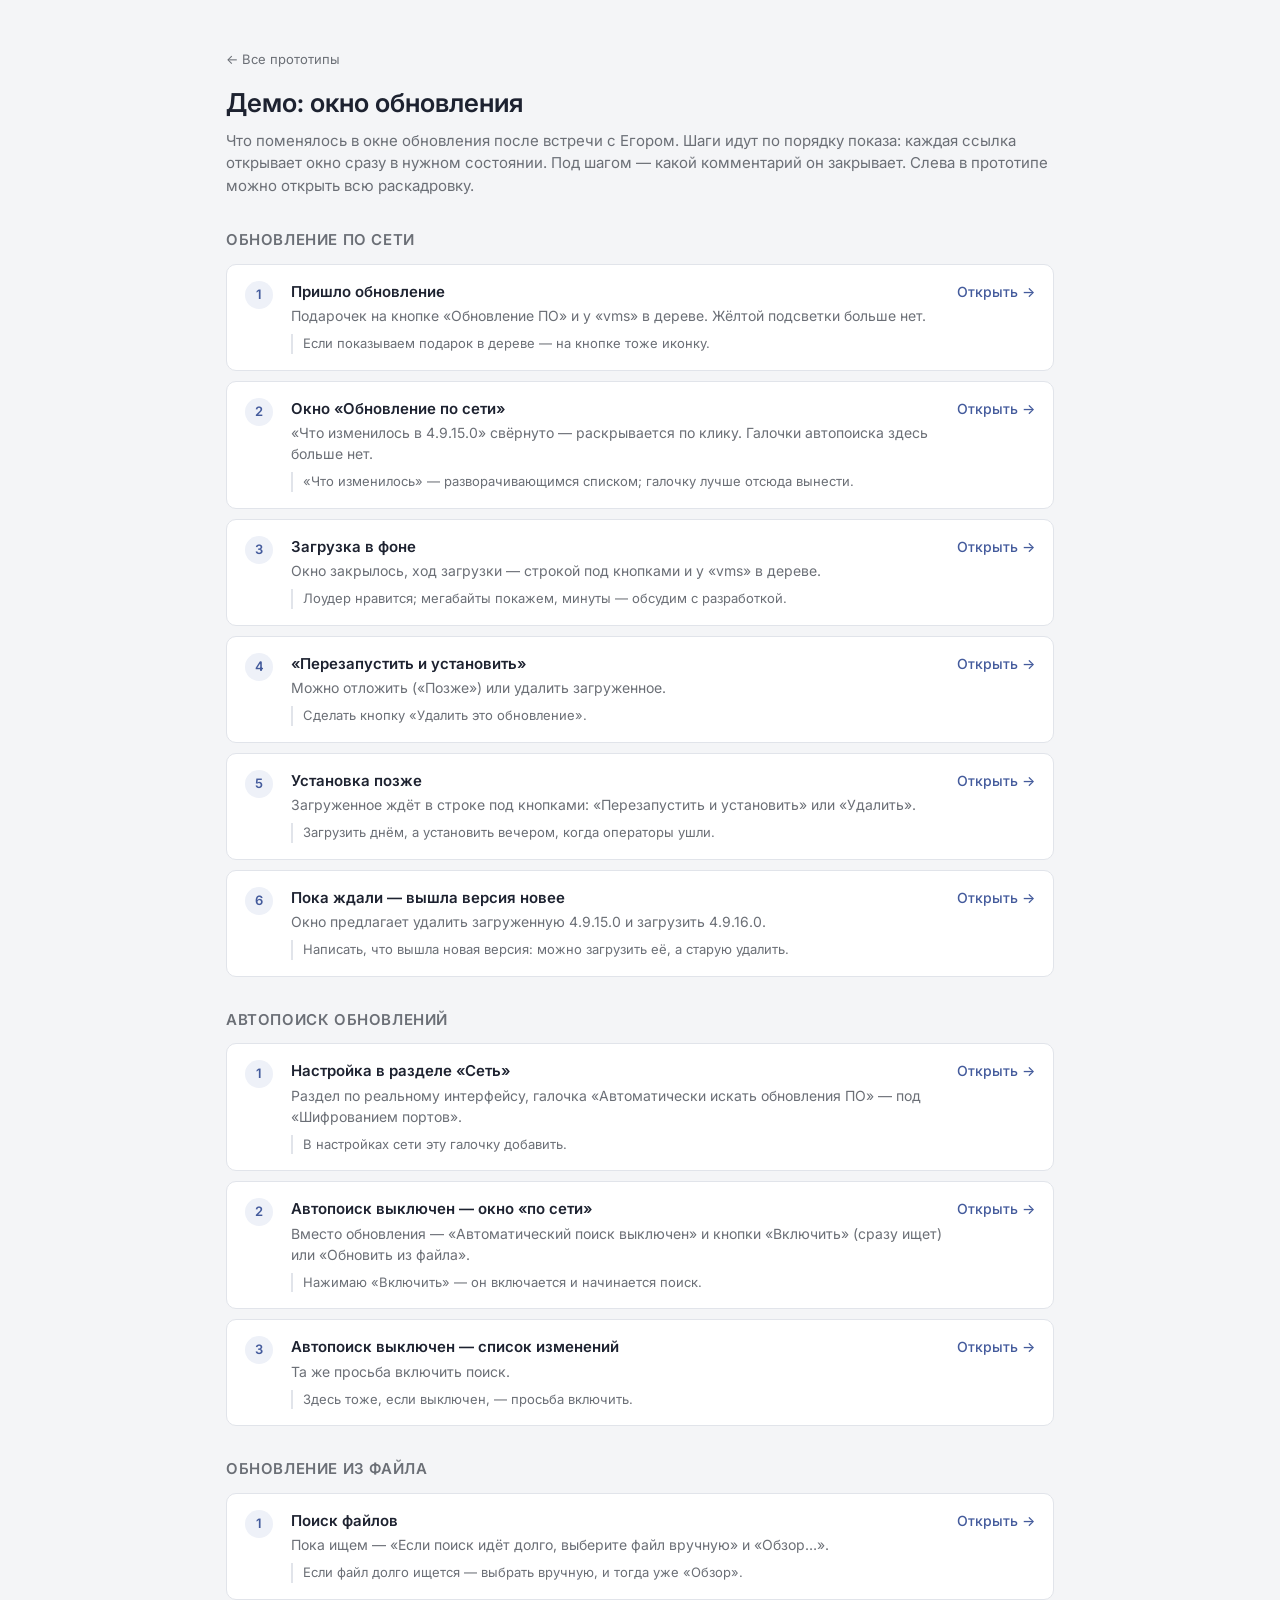
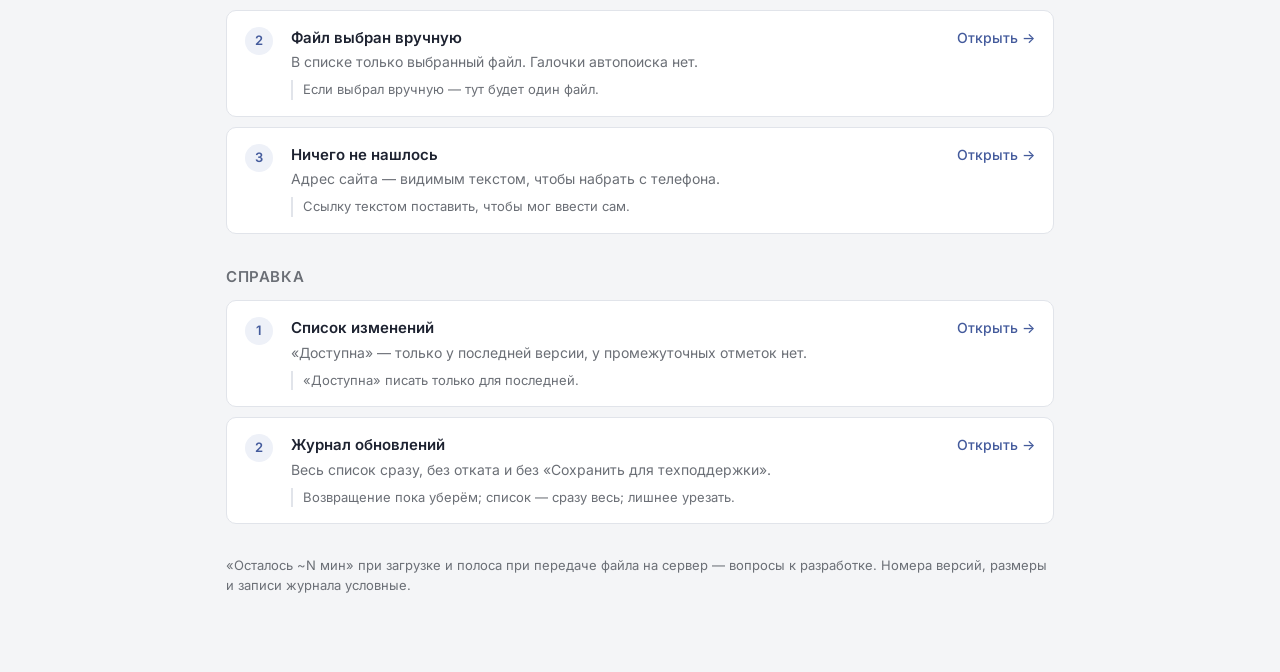
<file: demo-client.html>
<!doctype html>
<html lang="ru">
<head>
<meta charset="utf-8">
<meta name="viewport" content="width=device-width,initial-scale=1">
<title>Демо: окно обновления</title>
<link href="https://fonts.googleapis.com/css2?family=Inter:wght@400;500;600&display=swap" rel="stylesheet">
<style>
:root{--bg:#f4f5f7;--card:#fff;--txt:#1d2230;--muted:#6b6f76;--line:#e1e4ea;--pri:#445b9c;--pri-50:#eef1f8;--r:10px}
*{box-sizing:border-box}
body{margin:0;background:var(--bg);color:var(--txt);font:15px/1.5 Inter,system-ui,sans-serif}
main{max-width:860px;margin:0 auto;padding:48px 16px 64px}
.back{font-size:13px;color:var(--muted);text-decoration:none}
.back:hover{color:var(--pri)}
h1{font-size:26px;font-weight:600;margin:12px 0 8px}
.sub{color:var(--muted);margin:0 0 28px}
h2{font-size:15px;font-weight:600;text-transform:uppercase;letter-spacing:.04em;color:var(--muted);margin:32px 0 12px}
ol{list-style:none;margin:0;padding:0;display:grid;gap:10px;counter-reset:s}
li{counter-increment:s}
a.step{display:grid;grid-template-columns:32px minmax(0,1fr) auto;gap:14px;align-items:start;padding:16px 18px;background:var(--card);border:1px solid var(--line);border-radius:var(--r);color:inherit;text-decoration:none;transition:border-color .15s,box-shadow .15s}
a.step:hover{border-color:var(--pri);box-shadow:0 4px 16px rgba(68,91,156,.12)}
a.step::before{content:counter(s);width:28px;height:28px;border-radius:50%;background:var(--pri-50);color:var(--pri);display:grid;place-items:center;font-size:13px;font-weight:600}
.step b{display:block;font-weight:600}
.step span{display:block;color:var(--muted);font-size:14px;margin-top:2px}
.step q{display:block;margin-top:8px;padding-left:10px;border-left:2px solid var(--line);color:var(--muted);font-size:13px;quotes:none}
.step i{font-style:normal;color:var(--pri);font-weight:500;white-space:nowrap;font-size:14px}
.note{margin-top:32px;color:var(--muted);font-size:13px}
@media (max-width:560px){ a.step{grid-template-columns:28px minmax(0,1fr)} .step i{grid-column:2} }
</style>
</head>
<body>
<main>
  <a class="back" href="index.html">← Все прототипы</a>
  <h1>Демо: окно обновления</h1>
  <p class="sub">Что поменялось в окне обновления после встречи с Егором. Шаги идут по порядку показа: каждая ссылка открывает окно сразу в нужном состоянии. Под шагом — какой комментарий он закрывает. Слева в прототипе можно открыть всю раскадровку.</p>

  <h2>Обновление по сети</h2>
  <ol>
    <li><a class="step" href="client.html?gal=0.0&amp;bare"><div><b>Пришло обновление</b><span>Подарочек на кнопке «Обновление ПО» и у «vms» в дереве. Жёлтой подсветки больше нет.</span><q>Если показываем подарок в дереве — на кнопке тоже иконку.</q></div><i>Открыть →</i></a></li>
    <li><a class="step" href="client.html?gal=0.2&amp;bare"><div><b>Окно «Обновление по сети»</b><span>«Что изменилось в 4.9.15.0» свёрнуто — раскрывается по клику. Галочки автопоиска здесь больше нет.</span><q>«Что изменилось» — разворачивающимся списком; галочку лучше отсюда вынести.</q></div><i>Открыть →</i></a></li>
    <li><a class="step" href="client.html?gal=0.3&amp;bare"><div><b>Загрузка в фоне</b><span>Окно закрылось, ход загрузки — строкой под кнопками и у «vms» в дереве.</span><q>Лоудер нравится; мегабайты покажем, минуты — обсудим с разработкой.</q></div><i>Открыть →</i></a></li>
    <li><a class="step" href="client.html?gal=0.5&amp;bare"><div><b>«Перезапустить и установить»</b><span>Можно отложить («Позже») или удалить загруженное.</span><q>Сделать кнопку «Удалить это обновление».</q></div><i>Открыть →</i></a></li>
    <li><a class="step" href="client.html?gal=0.6&amp;bare"><div><b>Установка позже</b><span>Загруженное ждёт в строке под кнопками: «Перезапустить и установить» или «Удалить».</span><q>Загрузить днём, а установить вечером, когда операторы ушли.</q></div><i>Открыть →</i></a></li>
    <li><a class="step" href="client.html?gal=0.7&amp;bare"><div><b>Пока ждали — вышла версия новее</b><span>Окно предлагает удалить загруженную 4.9.15.0 и загрузить 4.9.16.0.</span><q>Написать, что вышла новая версия: можно загрузить её, а старую удалить.</q></div><i>Открыть →</i></a></li>
  </ol>

  <h2>Автопоиск обновлений</h2>
  <ol>
    <li><a class="step" href="client.html?gal=2.0&amp;bare"><div><b>Настройка в разделе «Сеть»</b><span>Раздел по реальному интерфейсу, галочка «Автоматически искать обновления ПО» — под «Шифрованием портов».</span><q>В настройках сети эту галочку добавить.</q></div><i>Открыть →</i></a></li>
    <li><a class="step" href="client.html?gal=2.1&amp;bare"><div><b>Автопоиск выключен — окно «по сети»</b><span>Вместо обновления — «Автоматический поиск выключен» и кнопки «Включить» (сразу ищет) или «Обновить из файла».</span><q>Нажимаю «Включить» — он включается и начинается поиск.</q></div><i>Открыть →</i></a></li>
    <li><a class="step" href="client.html?gal=2.2&amp;bare"><div><b>Автопоиск выключен — список изменений</b><span>Та же просьба включить поиск.</span><q>Здесь тоже, если выключен, — просьба включить.</q></div><i>Открыть →</i></a></li>
  </ol>

  <h2>Обновление из файла</h2>
  <ol>
    <li><a class="step" href="client.html?gal=1.0&amp;bare"><div><b>Поиск файлов</b><span>Пока ищем — «Если поиск идёт долго, выберите файл вручную» и «Обзор…».</span><q>Если файл долго ищется — выбрать вручную, и тогда уже «Обзор».</q></div><i>Открыть →</i></a></li>
    <li><a class="step" href="client.html?gal=1.2&amp;bare"><div><b>Файл выбран вручную</b><span>В списке только выбранный файл. Галочки автопоиска нет.</span><q>Если выбрал вручную — тут будет один файл.</q></div><i>Открыть →</i></a></li>
    <li><a class="step" href="client.html?gal=1.3&amp;bare"><div><b>Ничего не нашлось</b><span>Адрес сайта — видимым текстом, чтобы набрать с телефона.</span><q>Ссылку текстом поставить, чтобы мог ввести сам.</q></div><i>Открыть →</i></a></li>
  </ol>

  <h2>Справка</h2>
  <ol>
    <li><a class="step" href="client.html?gal=3.0&amp;bare"><div><b>Список изменений</b><span>«Доступна» — только у последней версии, у промежуточных отметок нет.</span><q>«Доступна» писать только для последней.</q></div><i>Открыть →</i></a></li>
    <li><a class="step" href="client.html?gal=3.1&amp;bare"><div><b>Журнал обновлений</b><span>Весь список сразу, без отката и без «Сохранить для техподдержки».</span><q>Возвращение пока уберём; список — сразу весь; лишнее урезать.</q></div><i>Открыть →</i></a></li>
  </ol>

  <p class="note">«Осталось ~N мин» при загрузке и полоса при передаче файла на сервер — вопросы к разработке. Номера версий, размеры и записи журнала условные.</p>
</main>
</body>
</html>
</file>
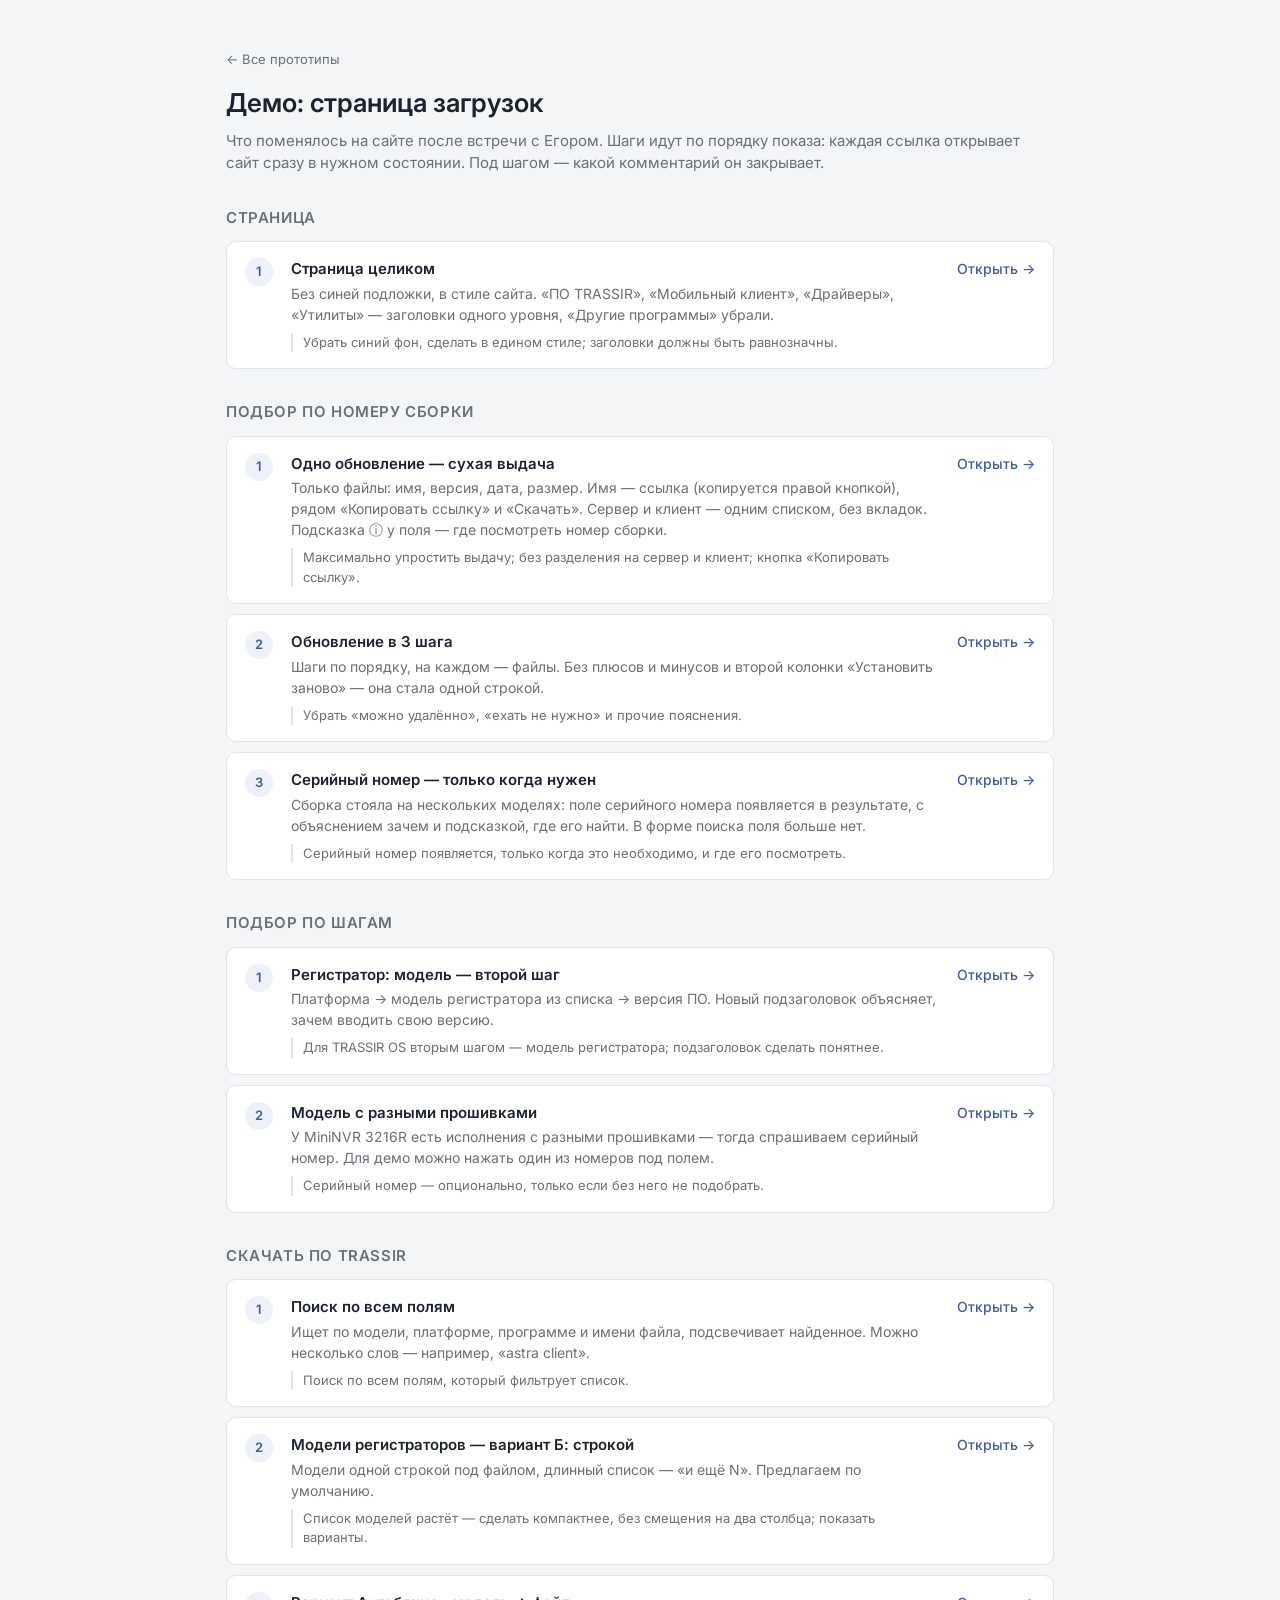
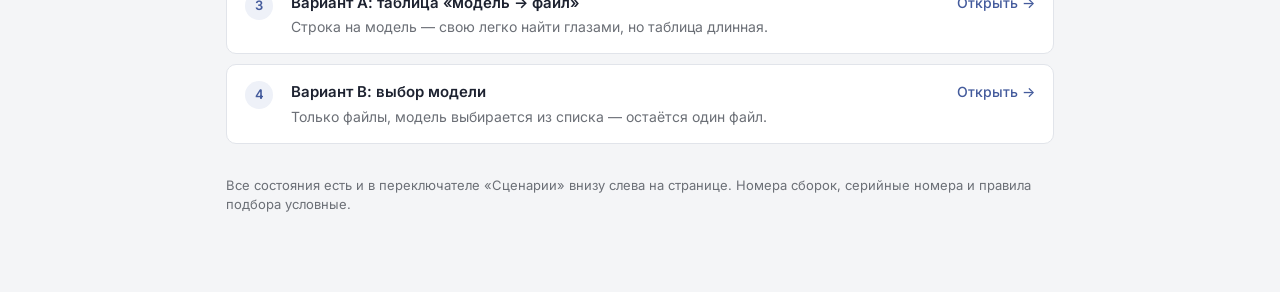
<file: demo.html>
<!doctype html>
<html lang="ru">
<head>
<meta charset="utf-8">
<meta name="viewport" content="width=device-width,initial-scale=1">
<title>Демо: страница загрузок</title>
<link href="https://fonts.googleapis.com/css2?family=Inter:wght@400;500;600&display=swap" rel="stylesheet">
<style>
:root{--bg:#f4f5f7;--card:#fff;--txt:#1d2230;--muted:#6b6f76;--line:#e1e4ea;--pri:#445b9c;--pri-50:#eef1f8;--r:10px}
*{box-sizing:border-box}
body{margin:0;background:var(--bg);color:var(--txt);font:15px/1.5 Inter,system-ui,sans-serif}
main{max-width:860px;margin:0 auto;padding:48px 16px 64px}
.back{font-size:13px;color:var(--muted);text-decoration:none}
.back:hover{color:var(--pri)}
h1{font-size:26px;font-weight:600;margin:12px 0 8px}
.sub{color:var(--muted);margin:0 0 28px}
h2{font-size:15px;font-weight:600;text-transform:uppercase;letter-spacing:.04em;color:var(--muted);margin:32px 0 12px}
ol{list-style:none;margin:0;padding:0;display:grid;gap:10px;counter-reset:s}
li{counter-increment:s}
a.step{display:grid;grid-template-columns:32px minmax(0,1fr) auto;gap:14px;align-items:start;padding:16px 18px;background:var(--card);border:1px solid var(--line);border-radius:var(--r);color:inherit;text-decoration:none;transition:border-color .15s,box-shadow .15s}
a.step:hover{border-color:var(--pri);box-shadow:0 4px 16px rgba(68,91,156,.12)}
a.step::before{content:counter(s);width:28px;height:28px;border-radius:50%;background:var(--pri-50);color:var(--pri);display:grid;place-items:center;font-size:13px;font-weight:600}
.step b{display:block;font-weight:600}
.step span{display:block;color:var(--muted);font-size:14px;margin-top:2px}
.step q{display:block;margin-top:8px;padding-left:10px;border-left:2px solid var(--line);color:var(--muted);font-size:13px;quotes:none}
.step i{font-style:normal;color:var(--pri);font-weight:500;white-space:nowrap;font-size:14px}
.note{margin-top:32px;color:var(--muted);font-size:13px}
@media (max-width:560px){ a.step{grid-template-columns:28px minmax(0,1fr)} .step i{grid-column:2} }
</style>
</head>
<body>
<main>
  <a class="back" href="index.html">← Все прототипы</a>
  <h1>Демо: страница загрузок</h1>
  <p class="sub">Что поменялось на сайте после встречи с Егором. Шаги идут по порядку показа: каждая ссылка открывает сайт сразу в нужном состоянии. Под шагом — какой комментарий он закрывает.</p>

  <h2>Страница</h2>
  <ol>
    <li><a class="step" href="site.html"><div><b>Страница целиком</b><span>Без синей подложки, в стиле сайта. «ПО TRASSIR», «Мобильный клиент», «Драйверы», «Утилиты» — заголовки одного уровня, «Другие программы» убрали.</span><q>Убрать синий фон, сделать в едином стиле; заголовки должны быть равнозначны.</q></div><i>Открыть →</i></a></li>
  </ol>

  <h2>Подбор по номеру сборки</h2>
  <ol>
    <li><a class="step" href="site.html?res=b_single"><div><b>Одно обновление — сухая выдача</b><span>Только файлы: имя, версия, дата, размер. Имя — ссылка (копируется правой кнопкой), рядом «Копировать ссылку» и «Скачать». Сервер и клиент — одним списком, без вкладок. Подсказка ⓘ у поля — где посмотреть номер сборки.</span><q>Максимально упростить выдачу; без разделения на сервер и клиент; кнопка «Копировать ссылку».</q></div><i>Открыть →</i></a></li>
    <li><a class="step" href="site.html?res=b_chain"><div><b>Обновление в 3 шага</b><span>Шаги по порядку, на каждом — файлы. Без плюсов и минусов и второй колонки «Установить заново» — она стала одной строкой.</span><q>Убрать «можно удалённо», «ехать не нужно» и прочие пояснения.</q></div><i>Открыть →</i></a></li>
    <li><a class="step" href="site.html?res=b_serial"><div><b>Серийный номер — только когда нужен</b><span>Сборка стояла на нескольких моделях: поле серийного номера появляется в результате, с объяснением зачем и подсказкой, где его найти. В форме поиска поля больше нет.</span><q>Серийный номер появляется, только когда это необходимо, и где его посмотреть.</q></div><i>Открыть →</i></a></li>
  </ol>

  <h2>Подбор по шагам</h2>
  <ol>
    <li><a class="step" href="site.html?res=arm"><div><b>Регистратор: модель — второй шаг</b><span>Платформа → модель регистратора из списка → версия ПО. Новый подзаголовок объясняет, зачем вводить свою версию.</span><q>Для TRASSIR OS вторым шагом — модель регистратора; подзаголовок сделать понятнее.</q></div><i>Открыть →</i></a></li>
    <li><a class="step" href="site.html?res=ambig"><div><b>Модель с разными прошивками</b><span>У MiniNVR 3216R есть исполнения с разными прошивками — тогда спрашиваем серийный номер. Для демо можно нажать один из номеров под полем.</span><q>Серийный номер — опционально, только если без него не подобрать.</q></div><i>Открыть →</i></a></li>
  </ol>

  <h2>Скачать ПО TRASSIR</h2>
  <ol>
    <li><a class="step" href="site.html?q=4216"><div><b>Поиск по всем полям</b><span>Ищет по модели, платформе, программе и имени файла, подсвечивает найденное. Можно несколько слов — например, «astra client».</span><q>Поиск по всем полям, который фильтрует список.</q></div><i>Открыть →</i></a></li>
    <li><a class="step" href="site.html?models=inline&amp;open=tos"><div><b>Модели регистраторов — вариант Б: строкой</b><span>Модели одной строкой под файлом, длинный список — «и ещё N». Предлагаем по умолчанию.</span><q>Список моделей растёт — сделать компактнее, без смещения на два столбца; показать варианты.</q></div><i>Открыть →</i></a></li>
    <li><a class="step" href="site.html?models=table&amp;open=tos"><div><b>Вариант А: таблица «модель → файл»</b><span>Строка на модель — свою легко найти глазами, но таблица длинная.</span></div><i>Открыть →</i></a></li>
    <li><a class="step" href="site.html?models=pick&amp;open=tos"><div><b>Вариант В: выбор модели</b><span>Только файлы, модель выбирается из списка — остаётся один файл.</span></div><i>Открыть →</i></a></li>
  </ol>

  <p class="note">Все состояния есть и в переключателе «Сценарии» внизу слева на странице. Номера сборок, серийные номера и правила подбора условные.</p>
</main>
</body>
</html>
</file>
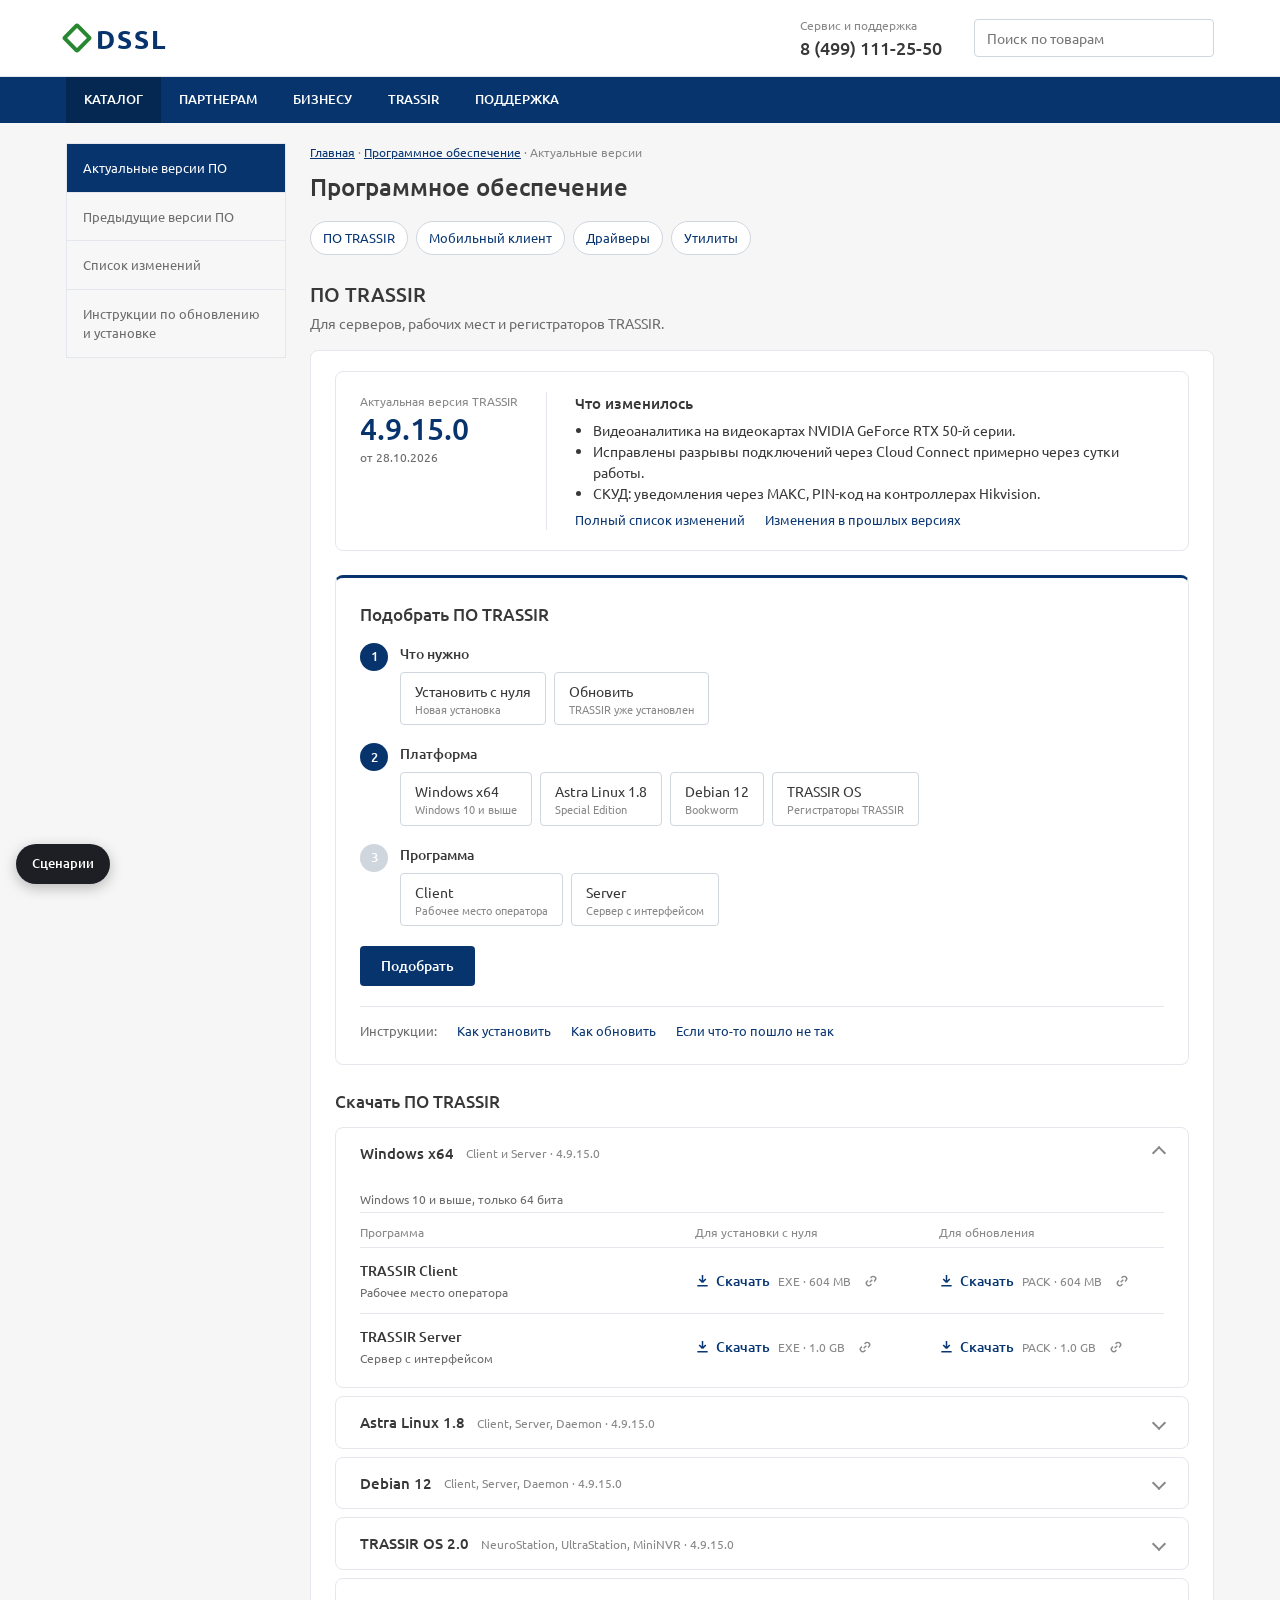
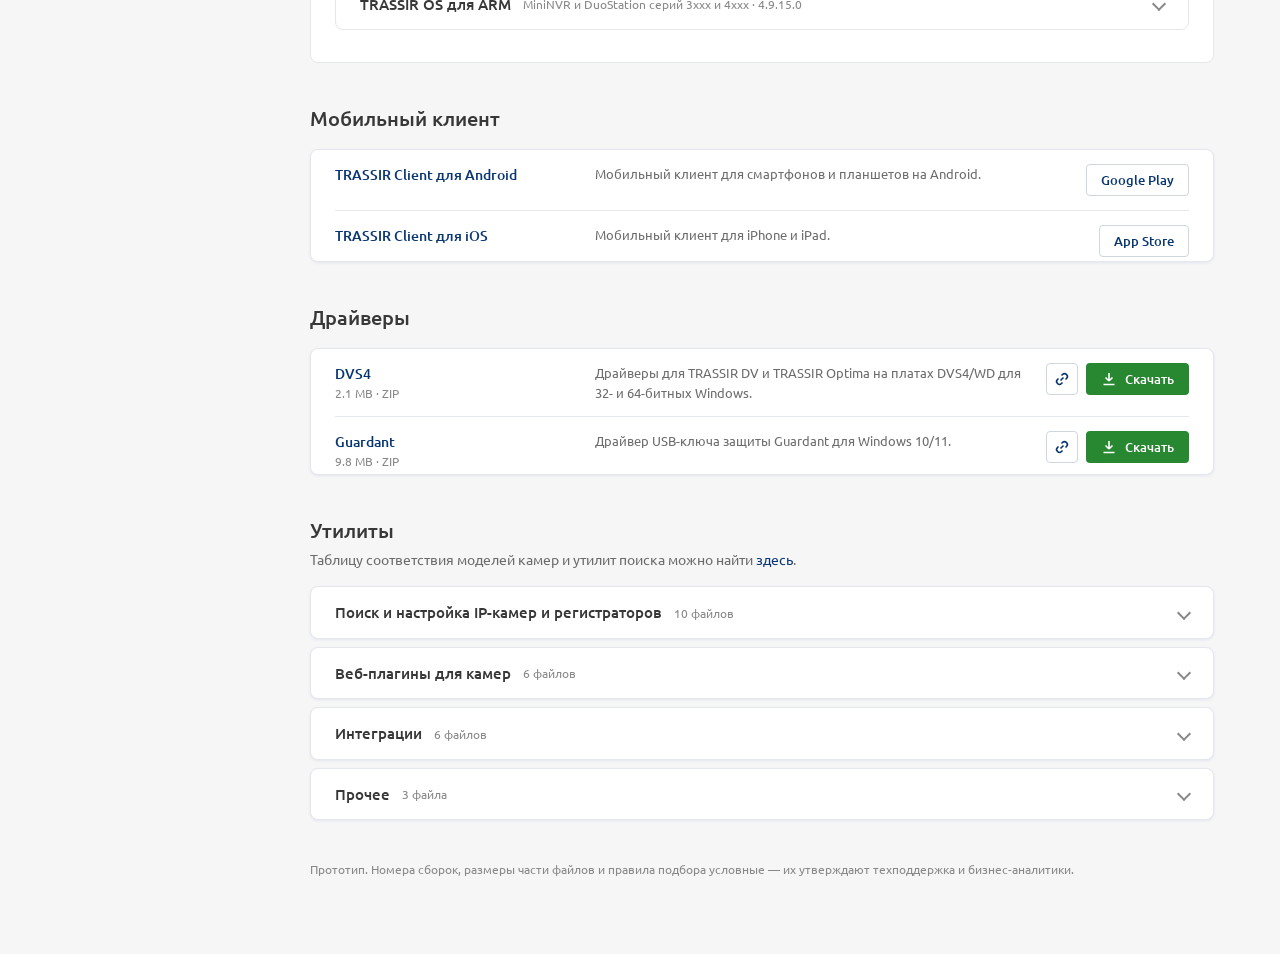
<file: site.html>
<!doctype html>
<html lang="ru">
<head>
<meta charset="utf-8">
<meta name="viewport" content="width=device-width,initial-scale=1">
<title>ПО TRASSIR — загрузки</title>
<link rel="preconnect" href="https://fonts.googleapis.com">
<link href="https://fonts.googleapis.com/css2?family=Ubuntu:wght@400;500;700&display=swap" rel="stylesheet">
<style>
:root{
  /* цвета сняты с dssl.ru 29.10.2026 */
  --navy:#07346d; --navy-dk:#052853; --link:#083672; --navy-50:#eef3fa; --navy-100:#d6e2f2;
  --green:#288731; --green-dk:#1f6d27;
  --page:#f6f6f7; --card:#fff; --side-bg:#f7f7f7;
  --text:#383838; --muted:#888; --muted-2:#6b6b6b; --line:#e4e8ec; --line-2:#cfd6de;
  --ok:#2c8e45; --ok-bg:#eaf6ec; --ok-bd:#b9dfc2;
  --warn:#9a6700; --warn-bg:#fff6e0; --warn-bd:#f0d38a;
  --err:#c0242f; --err-bg:#fdeced; --err-bd:#f2b8bc;
  --info-bg:var(--navy-50); --info-bd:var(--navy-100);
  --r:4px; --r-lg:8px;
  --gap:24px; --pad:24px; --wrap:1180px; --side-w:220px;
  --shadow:0 1px 3px rgba(7,52,109,.08);
  --focus:0 0 0 3px rgba(8,54,114,.25);
}
*{box-sizing:border-box}
body{margin:0;background:var(--page);color:var(--text);font:14px/1.5 Ubuntu,Arial,Helvetica,sans-serif}
a{color:var(--link);text-decoration:none}
a:hover{text-decoration:underline}
button,input,select{font:inherit;color:inherit}
:focus-visible{outline:none;box-shadow:var(--focus);border-radius:var(--r)}
.wrap{max-width:var(--wrap);margin:0 auto;padding:0 16px}
.sr{position:absolute;width:1px;height:1px;overflow:hidden;clip:rect(0 0 0 0);white-space:nowrap}

/* ---------- шапка сайта (упрощённая) ---------- */
.top{background:#fff;border-bottom:1px solid var(--line)}
.top .wrap{display:flex;align-items:center;gap:32px;height:76px}
.logo{display:flex;align-items:center;gap:8px;font-weight:700;font-size:26px;letter-spacing:2px;color:var(--navy)}
.logo i{width:22px;height:22px;transform:rotate(45deg);border:4px solid var(--green);border-radius:3px}
.top .ph{margin-left:auto;font-size:12px;color:var(--muted)}
.top .ph b{display:block;font-size:18px;color:var(--text);font-weight:500}
.top input{width:240px;height:38px;border:1px solid var(--line-2);border-radius:var(--r);padding:0 12px;background:#fff}
.menu{background:var(--navy)}
.menu .wrap{display:flex;height:46px;overflow-x:auto}
.menu a{display:flex;align-items:center;padding:0 18px;color:#fff;font-weight:500;font-size:13px;text-transform:uppercase;white-space:nowrap}
.menu a:first-child{background:var(--navy-dk)}
.menu a:hover{background:var(--navy-dk);text-decoration:none}

/* ---------- раскладка ---------- */
.layout{display:grid;grid-template-columns:var(--side-w) minmax(0,1fr);gap:var(--gap);padding-top:20px;padding-bottom:64px}
.side nav{background:var(--side-bg);border:1px solid var(--line)}
.side a{display:block;padding:14px 16px;color:var(--muted-2);border-bottom:1px solid var(--line);font-size:13px}
.side a:last-child{border-bottom:0}
.side a.on{background:var(--navy);color:#fff}
.side a:hover{text-decoration:none;color:var(--link)}
.side a.on:hover{color:#fff}
.crumbs{font-size:12px;color:var(--muted);margin-bottom:8px}
.crumbs a{text-decoration:underline}
h1{font-size:24px;font-weight:500;margin:0 0 16px}
h2{font-size:20px;font-weight:500;margin:0 0 4px}
h3{font-size:15px;font-weight:500;margin:0}
.sub{color:var(--muted-2);margin:0 0 16px}
section{margin-top:32px;scroll-margin-top:16px}
.card{background:var(--card);border:1px solid var(--line);border-radius:var(--r-lg);box-shadow:var(--shadow)}

/* ---------- актуальная версия ---------- */
.rel{display:grid;grid-template-columns:auto minmax(0,1fr);gap:28px;padding:20px var(--pad)}
.rel .ver{padding-right:28px;border-right:1px solid var(--line)}
.rel .ver small{display:block;color:var(--muted);font-size:12px}
.rel .ver b{display:block;font-size:30px;font-weight:500;color:var(--navy);line-height:1.2}
.rel .ver span{font-size:12px;color:var(--muted-2)}
.rel ul{margin:0 0 6px;padding-left:18px}
.rel .links{display:flex;gap:20px;flex-wrap:wrap;font-size:13px}

/* навигация по странице: одна строка ссылок на разделы, без прилипания — разделы короткие */
.jump{display:flex;flex-wrap:wrap;gap:8px}
.jump a{white-space:nowrap;padding:6px 12px;border:1px solid var(--line-2);border-radius:999px;background:#fff;font-size:13px}
.jump a:hover{border-color:var(--navy);text-decoration:none}
/* «ПО TRASSIR», «Мобильный клиент», «Драйверы», «Утилиты» — разделы одного уровня; подбор и файлы — подразделы ПО TRASSIR */
main > section{margin-top:40px}
main > section#soft{margin-top:24px}
/* «ПО TRASSIR» — белый лист с тонкой рамкой, как карточки на dssl.ru: версия, подбор и файлы читаются одним блоком, остальные разделы — снаружи */
#soft > .sheet{background:var(--card);border:1px solid var(--line);border-radius:var(--r-lg);padding:20px 24px 24px}
#soft .card,#soft .acc details{box-shadow:none}
.sub-s{margin-top:24px}
h3.t{font-size:17px;margin:0 0 4px}
main > section > h2 + .card, main > section > h2 + .acc{margin-top:16px}
/* инструкции — строка внизу карточки подбора */
.guides-l{display:flex;flex-wrap:wrap;gap:6px 20px;margin-top:20px;padding-top:14px;border-top:1px solid var(--line);font-size:13px}
.guides-l span{color:var(--muted-2)}
.pick .steps{margin-top:16px}
/* список файлов: у программы — пакет для установки и пакет для обновления */
.pkh{display:grid;grid-template-columns:minmax(0,1.4fr) minmax(0,1fr) minmax(0,1fr);gap:20px;padding:10px 0 6px;font-size:12px;color:var(--muted);border-bottom:1px solid var(--line)}
.row.pk{grid-template-columns:minmax(0,1.4fr) minmax(0,1fr) minmax(0,1fr);align-items:center;padding:12px 0}
.row.pk .nm{color:var(--text)}
.row.pk .ds{font-size:12px;margin-top:2px}
/* ячейка: «↓ Скачать», тип и размер, иконка копирования — одной строкой */
.pkc{display:flex;align-items:center;gap:8px;min-width:0;white-space:nowrap}
.dl-l{display:inline-flex;align-items:center;gap:6px;font-weight:500;color:var(--link)}
.dl-l svg{width:15px;height:15px}
.pkc .mt{font-size:12px;color:var(--muted)}
.cp-l{display:grid;place-items:center;width:24px;height:24px;border:0;border-radius:var(--r);background:none;color:var(--muted);cursor:pointer;padding:0}
.cp-l:hover{background:var(--side-bg);color:var(--link)}
.cp-l svg{width:14px;height:14px}
.cp-l.done{color:var(--ok)}
/* инструкции */
.guides{display:grid;grid-template-columns:repeat(2,minmax(0,1fr));gap:16px 32px;padding:18px var(--pad)}
.guides h4{font-size:14px;font-weight:500;margin:0 0 8px}
.guides ul{margin:0;padding:0;list-style:none;display:grid;gap:6px;font-size:13px}

/* подсказка по иконке ⓘ — вместо раскрывающихся пояснений */
.qi{display:inline-grid;place-items:center;width:18px;height:18px;margin-left:6px;vertical-align:-3px;color:var(--muted);cursor:help;border-radius:50%}
.qi svg{width:16px;height:16px}
.qi:hover,.qi:focus-visible{color:var(--link)}
.tip{position:fixed;z-index:30;max-width:300px;padding:8px 10px;border-radius:var(--r);background:var(--text);color:#fff;font-size:12px;line-height:1.45;pointer-events:none;opacity:0;transition:opacity .12s}
.tip.show{opacity:1}

/* ---------- подбор ---------- */
.pick{padding:var(--pad);border-top:3px solid var(--navy)}
.badge{font-size:11px;padding:3px 8px;border-radius:999px;background:var(--navy-50);color:var(--navy);white-space:nowrap}
.steps{display:grid;gap:18px;margin:18px 0 20px}
.step{display:grid;grid-template-columns:28px minmax(0,1fr);gap:12px}
.step[hidden]{display:none}
.num{width:28px;height:28px;border-radius:50%;background:var(--navy);color:#fff;display:grid;place-items:center;font-size:13px;font-weight:500}
.step.dim .num{background:var(--line-2)}
.step legend,.step .lbl{font-weight:500;padding:0;margin:4px 0 8px}
.step fieldset{border:0;margin:0;padding:0;min-width:0}
.opt{color:var(--muted);font-weight:400;font-size:12px;margin-left:6px}
.chips{display:flex;flex-wrap:wrap;gap:8px}
.chip{position:relative}
.chip input{position:absolute;opacity:0;inset:0;margin:0;cursor:pointer}
.chip span{display:flex;flex-direction:column;padding:8px 14px;border:1px solid var(--line-2);border-radius:var(--r);background:#fff;cursor:pointer;min-height:40px;justify-content:center}
.chip small{color:var(--muted);font-size:11px;line-height:1.3}
.chip:hover span{border-color:var(--navy)}
.chip input:checked+span{background:var(--navy);border-color:var(--navy);color:#fff}
.chip input:checked+span small{color:var(--navy-100)}
.chip input:focus-visible+span{box-shadow:var(--focus)}
.field{display:flex;gap:8px;flex-wrap:wrap;align-items:center}
.inp{height:40px;border:1px solid var(--line-2);border-radius:var(--r);padding:0 12px;background:#fff;width:240px;max-width:100%}
.inp:focus{border-color:var(--navy);outline:none;box-shadow:var(--focus)}
.inp.bad{border-color:var(--err)}
.hint{font-size:12px;color:var(--muted-2);margin-top:6px}
.ferr{color:var(--err);font-size:12px;margin-top:6px}
.ex{display:flex;gap:6px;flex-wrap:wrap;margin-top:8px;font-size:12px;color:var(--muted)}
.ex button{border:1px dashed var(--line-2);background:#fff;border-radius:var(--r);padding:2px 8px;font-size:12px;color:var(--link);cursor:pointer}

.btn{display:inline-flex;align-items:center;justify-content:center;gap:8px;height:40px;padding:0 20px;border-radius:var(--r);border:1px solid transparent;cursor:pointer;font-weight:500;white-space:nowrap;text-decoration:none}
.btn:hover{text-decoration:none}
.btn-pri{background:var(--navy);color:#fff}
.btn-pri:hover{background:var(--navy-dk)}
.btn-dl{background:var(--green);color:#fff;height:36px;padding:0 16px}
.btn-dl:hover{background:var(--green-dk)}
.btn-sec{background:#fff;border-color:var(--line-2);color:var(--link)}
.btn-sec:hover{border-color:var(--navy)}
.btn svg{width:16px;height:16px;flex:none}

/* ---------- вкладки поиска и карточка результата ---------- */
.ptabs{display:flex;gap:4px;border-bottom:1px solid var(--line);margin:14px 0 18px;overflow-x:auto}
.ptabs button{border:0;background:none;padding:10px 14px;cursor:pointer;color:var(--muted-2);border-bottom:3px solid transparent;margin-bottom:-1px;white-space:nowrap;font-weight:500;font-size:14px}
.ptabs button[aria-selected=true]{color:var(--navy);border-bottom-color:var(--navy)}
select.inp{padding:0 8px;cursor:pointer}
.msel{width:min(420px,100%)}
.field.big .inp{width:min(440px,100%);height:44px;font-size:15px}
.field.big .btn{height:44px}
.rc{border:1px solid var(--line);border-radius:var(--r-lg);overflow:hidden;background:#fff}
.rc-h{display:flex;justify-content:space-between;align-items:center;gap:12px 20px;flex-wrap:wrap;padding:16px 20px;background:var(--side-bg);border-bottom:1px solid var(--line)}
.rc-v{font-size:20px;font-weight:500;line-height:1.3}
.rc-v span{font-size:14px;font-weight:400;color:var(--muted-2)}
.rc-m{display:flex;gap:6px;flex-wrap:wrap;margin-top:6px}
.rc-m span{font-size:12px;background:#fff;border:1px solid var(--line);border-radius:999px;padding:2px 10px}
.rc-h > a{font-size:13px}
.rc-b{padding:18px 20px 20px}
.rc-s{display:grid;grid-template-columns:32px minmax(0,1fr);gap:12px;align-items:start;margin-bottom:16px}
.rc-s .ric{width:32px;height:32px}
.rc-s .ric svg{width:18px;height:18px}
.rc-s b{display:block;font-size:16px;font-weight:500;margin-top:4px}
.rc-s p{margin:2px 0 0;font-size:13px;color:var(--muted-2)}
.ask{margin-top:4px;padding:14px 16px;border:1px dashed var(--line-2);border-radius:var(--r-lg);background:var(--side-bg)}
.ask .lbl{display:block;font-weight:500;margin:0 0 8px}
.models{font-size:12px;color:var(--muted-2);margin-top:10px}

/* ---------- результат ---------- */
.res{margin-top:24px;padding-top:24px;border-top:1px solid var(--line)}
.res:empty{display:none}
.rhead{display:grid;grid-template-columns:40px minmax(0,1fr);gap:14px;align-items:start;margin-bottom:18px}
.ric{width:40px;height:40px;border-radius:50%;display:grid;place-items:center}
.ric svg{width:22px;height:22px}
.ric.ok{background:var(--ok-bg);color:var(--ok)}
.ric.info{background:var(--info-bg);color:var(--navy)}
.ric.warn{background:var(--warn-bg);color:var(--warn)}
.ric.err{background:var(--err-bg);color:var(--err)}
.rhead h3{font-size:18px;margin-top:2px}
.rhead p{margin:4px 0 0;color:var(--muted-2)}
.who{display:inline-flex;gap:6px;flex-wrap:wrap;margin-top:8px}
.who span{font-size:12px;background:var(--side-bg);border:1px solid var(--line);border-radius:999px;padding:2px 10px}


.chain{list-style:none;margin:0;padding:0}
.chain>li{position:relative;padding-left:40px;padding-bottom:14px}
.chain>li:last-child{padding-bottom:0}
.chain>li::before{content:attr(data-n);position:absolute;left:0;top:10px;width:26px;height:26px;border-radius:50%;background:#fff;border:2px solid var(--navy);color:var(--navy);display:grid;place-items:center;font-size:12px;font-weight:700}
.chain>li::after{content:"";position:absolute;left:12px;top:38px;bottom:0;width:2px;background:var(--navy-100)}
.chain>li:last-child::after{display:none}
.files{display:grid;gap:8px}
.file{display:grid;grid-template-columns:minmax(0,1fr) auto;gap:4px 16px;align-items:center;border:1px solid var(--line);border-radius:var(--r);padding:10px 14px;background:#fff}
.file .fn{font-weight:500;word-break:break-all}
.file .fm{font-size:12px;color:var(--muted)}
.to{font-size:13px;color:var(--muted-2);margin:0 0 6px}
.to b{color:var(--text);font-weight:500}
/* действия у файла: копировать ссылку и скачать; имя файла — тоже ссылка, её можно скопировать правой кнопкой */
.fa{display:flex;gap:8px;align-items:center}
.btn-cp{width:36px;padding:0;color:var(--link)}
.btn-cp svg{width:16px;height:16px}
.btn-cp.done{color:var(--ok);border-color:var(--ok-bd)}
.howl{margin:14px 0 0;font-size:13px;display:flex;gap:20px;flex-wrap:wrap}
.alt-l{margin:14px 0 0;font-size:13px;color:var(--muted-2)}

.note{display:flex;gap:10px;padding:10px 14px;border-radius:var(--r);font-size:13px;margin-top:14px;border:1px solid}
.note svg{flex:none;width:18px;height:18px;margin-top:1px}
.note.info{background:var(--info-bg);border-color:var(--info-bd);color:var(--navy)}
.note.warn{background:var(--warn-bg);border-color:var(--warn-bd);color:#5f4100}
.note.err{background:var(--err-bg);border-color:var(--err-bd);color:#7a1a20}
.note p{margin:0}


.help{display:grid;grid-template-columns:minmax(0,1fr) auto;gap:12px 20px;align-items:center;margin-top:18px;padding:16px 18px;border-radius:var(--r-lg);background:var(--side-bg);border:1px solid var(--line)}
.help h3{font-size:15px}
.help p{margin:2px 0 0;font-size:13px;color:var(--muted-2)}
.help .acts{display:flex;gap:8px;flex-wrap:wrap}
.help.hot{background:var(--navy-50);border-color:var(--navy-100)}

/* ---------- списки файлов ---------- */
.tabs{display:flex;gap:4px;border-bottom:1px solid var(--line);padding:0 var(--pad);overflow-x:auto}
.tabs button{border:0;background:none;padding:14px 14px 12px;cursor:pointer;color:var(--muted-2);border-bottom:3px solid transparent;margin-bottom:-1px;white-space:nowrap;font-weight:500}
.tabs button[aria-selected=true]{color:var(--navy);border-bottom-color:var(--navy)}
.tabp{padding:8px var(--pad) var(--pad)}
.req{font-size:12px;color:var(--muted-2);margin:12px 0 4px;display:flex;justify-content:space-between;gap:12px;flex-wrap:wrap}
.rows{border-top:1px solid var(--line)}
.row{display:grid;grid-template-columns:minmax(180px,240px) minmax(0,1fr) auto;gap:6px 20px;padding:14px 0;border-bottom:1px solid var(--line);align-items:start}
.row .nm{display:block;font-weight:500;color:var(--link);word-break:break-word}
.row .mt{font-size:12px;color:var(--muted)}
.row .ds{font-size:13px;color:var(--muted-2)}
.row .ds ul{margin:4px 0 0;padding-left:18px;columns:2;column-gap:24px}
.row .ds li{break-inside:avoid}
.row .btn{height:32px;padding:0 14px;font-size:13px}
.row .btn-cp{width:32px;padding:0}
/* модели регистраторов: Б — строкой, А — таблицей «модель → файл», В — выбором из списка */
.mdl{margin:2px 0 0}
.mmore{border:0;background:none;padding:0;margin-left:4px;color:var(--link);cursor:pointer;font-size:13px;border-bottom:1px dashed currentColor}
.mhead{display:grid;grid-template-columns:minmax(180px,240px) minmax(0,1fr) auto;gap:20px;padding:10px 0 6px;font-size:12px;color:var(--muted);border-bottom:1px solid var(--line)}
.row.mrow{padding:9px 0;align-items:center}
.row.mrow .mm{font-weight:500}
.mpick{margin:12px 0 4px}
.mpick .lbl{display:block;font-weight:500;margin:0 0 6px;font-size:13px}
.row[hidden]{display:none}
/* у последней видимой строки списка нижней линии нет — список и так закрыт рамкой карточки (учитывает и строки, скрытые поиском) */
.rows .row:not([hidden]):not(:has(~ .row:not([hidden]))){border-bottom:0;padding-bottom:4px}

.acc{margin-top:12px}
.acc details{background:#fff;border:1px solid var(--line);border-radius:var(--r-lg);margin-bottom:8px;box-shadow:var(--shadow)}
.acc summary{display:flex;align-items:center;gap:12px;padding:14px var(--pad);cursor:pointer;list-style:none}
.acc summary::-webkit-details-marker{display:none}
.acc summary::after{content:"";margin-left:auto;width:8px;height:8px;border-right:2px solid var(--muted);border-bottom:2px solid var(--muted);transform:rotate(45deg);transition:transform .15s}
.acc details[open] summary::after{transform:rotate(-135deg)}
.acc summary h3{font-size:15px}
.acc summary small{color:var(--muted);font-size:12px}
.acc .body{padding:0 var(--pad) 16px}
.acc .grp{font-size:12px;text-transform:uppercase;letter-spacing:.04em;color:var(--muted);margin:18px 0 0}
.filter{display:flex;gap:12px;align-items:center;flex-wrap:wrap;margin:4px 0 8px}
.filter .inp{width:min(380px,100%)}
.empty{padding:16px 0;color:var(--muted-2);font-size:13px}
mark{background:#fff0b3;color:inherit;padding:0 1px}

.foot{margin-top:40px;font-size:12px;color:var(--muted)}

/* ---------- переключатель сценариев (служебный, не часть сайта) ---------- */
.scn-btn{position:fixed;left:16px;bottom:16px;z-index:20;height:40px;padding:0 16px;border-radius:999px;border:0;background:#1d1f24;color:#fff;cursor:pointer;box-shadow:0 4px 14px rgba(0,0,0,.25);font-size:13px;font-weight:500}
.scn{position:fixed;left:16px;bottom:64px;z-index:20;width:320px;max-width:calc(100vw - 32px);max-height:calc(100vh - 96px);overflow:auto;background:#1d1f24;color:#e8e8ea;border-radius:12px;padding:16px;font-size:13px;box-shadow:0 8px 30px rgba(0,0,0,.3)}
.scn[hidden]{display:none}
.scn h4{margin:0 0 4px;font-size:14px;font-weight:500;color:#fff}
.scn p{margin:0 0 12px;color:#a3a6ad;font-size:12px}
.scn label{display:block;margin:10px 0 4px;color:#a3a6ad;font-size:12px}
.scn select{width:100%;height:34px;border-radius:6px;border:1px solid #3a3d44;background:#2a2d33;color:#fff;padding:0 8px}

@media (max-width:900px){
  .layout{grid-template-columns:minmax(0,1fr)}
  .side{display:none}
  .top .ph,.top input{display:none}
  .row{grid-template-columns:minmax(0,1fr) auto}
  .row .ds{grid-column:1/-1;grid-row:2}
  .row .ds ul{columns:1}
}
@media (max-width:560px){
  #soft > .sheet{padding:16px 12px;margin-left:-4px;margin-right:-4px}
  .rc-h,.rc-b{padding-left:14px;padding-right:14px}
  :root{--pad:16px}
  .rel{grid-template-columns:minmax(0,1fr);gap:12px}
  .rel .ver{border-right:0;padding-right:0;border-bottom:1px solid var(--line);padding-bottom:12px}
  .inp,.filter .inp{width:100%}
  .file{grid-template-columns:minmax(0,1fr)}
  .fa{justify-self:start}
  .guides{grid-template-columns:minmax(0,1fr)}
  .pkh{display:none}
  .row.pk{grid-template-columns:minmax(0,1fr)}
  .mhead{display:none}
  .help{grid-template-columns:minmax(0,1fr)}
  .chip{flex:1 1 calc(50% - 8px)}
}
</style>
</head>
<body>

<header class="top"><div class="wrap">
  <a class="logo" href="#" aria-label="DSSL"><i></i>DSSL</a>
  <div class="ph">Сервис и поддержка<b>8 (499) 111-25-50</b></div>
  <input type="search" placeholder="Поиск по товарам" aria-label="Поиск по товарам">
</div></header>
<nav class="menu" aria-label="Разделы сайта"><div class="wrap">
  <a href="#">Каталог</a><a href="#">Партнерам</a><a href="#">Бизнесу</a><a href="#">TRASSIR</a><a href="#">Поддержка</a>
</div></nav>

<div class="wrap layout">
  <aside class="side"><nav aria-label="Программное обеспечение">
    <a class="on" href="#">Актуальные версии ПО</a>
    <a href="#">Предыдущие версии ПО</a>
    <a href="#">Список изменений</a>
    <a href="#">Инструкции по обновлению и установке</a>
  </nav></aside>

  <main>
    <div class="crumbs"><a href="#">Главная</a> · <a href="#">Программное обеспечение</a> · Актуальные версии</div>
    <h1>Программное обеспечение</h1>

    <nav class="jump" id="jump" aria-label="На этой странице">
      <a href="#soft">ПО TRASSIR</a><a href="#mobile">Мобильный клиент</a><a href="#drivers">Драйверы</a><a href="#utils">Утилиты</a>
    </nav>

    <!-- ===== ПО TRASSIR: актуальная версия, подбор обновления и файлы — в общем стиле сайта, без подложки ===== -->
    <section id="soft">
      <h2>ПО TRASSIR</h2>
      <p class="sub">Для серверов, рабочих мест и регистраторов TRASSIR.</p>
      <!-- заголовок раздела — снаружи, как у разделов ниже; на белом листе — только содержимое -->
      <div class="sheet">
      <div class="card rel">
        <div class="ver"><small>Актуальная версия TRASSIR</small><b id="latestV"></b><span id="latestD"></span></div>
        <div>
          <h3 style="margin-bottom:6px">Что изменилось</h3>
          <ul id="latestChanges"></ul>
          <div class="links"><a href="#">Полный список изменений</a><a href="#">Изменения в прошлых версиях</a></div>
        </div>
      </div>

      <!-- подбор ПО: цель → платформа → программа (у регистраторов — модель) → для обновления ваша версия; одна кнопка «Подобрать» -->
      <section id="pick" class="sub-s">
        <div class="card pick">
          <h3 class="t">Подобрать ПО TRASSIR</h3>
          <form id="pf" novalidate>
            <div class="steps">
              <div class="step" id="sGoal"><div class="num">1</div>
                <fieldset><legend>Что нужно</legend><div class="chips" id="goalChips"></div>
                  <div class="ferr" id="eGoal" hidden>Выберите, что нужно</div></fieldset>
              </div>
              <div class="step" id="sPlat"><div class="num">2</div>
                <fieldset><legend>Платформа</legend><div class="chips" id="platChips"></div>
                  <div class="ferr" id="ePlat" hidden>Выберите платформу</div></fieldset>
              </div>
              <div class="step" id="sProg"><div class="num">3</div>
                <fieldset><legend>Программа</legend><div class="chips" id="progChips"></div>
                  <div class="ferr" id="eProg" hidden>Выберите программу</div></fieldset>
              </div>
              <div class="step" id="sModel" hidden><div class="num">3</div>
                <div><label class="lbl" for="model" style="display:block">Модель регистратора</label>
                  <select class="inp msel" id="model"></select>
                  <div class="ferr" id="eModel" hidden>Выберите модель регистратора</div>
                </div>
              </div>
              <div class="step" id="sVer" hidden><div class="num">4</div>
                <div><label class="lbl" for="ver" style="display:block">Ваша версия ПО или номер сборки<span class="qi" tabindex="0" role="img" aria-label="Где посмотреть версию и номер сборки" id="verQi"></span></label>
                  <div class="field"><input class="inp" id="ver" autocomplete="off" placeholder="Например, 4.6.9.0 или 1268000"></div>
                  <div class="ferr" id="eVer" hidden></div>
                </div>
              </div>
            </div>
            <button class="btn btn-pri" type="submit">Подобрать</button>
          </form>

          <div class="res" id="res" aria-live="polite"></div>
          <div id="helpAlways"></div>
          <!-- инструкции — строка внизу карточки: видна и до подбора, и сразу под результатом -->
          <div class="guides-l"><span>Инструкции:</span><a href="#">Как установить</a><a href="#">Как обновить</a><a href="#">Если что-то пошло не так</a></div>
        </div>
      </section>

      <!-- файлы по платформам: у каждой программы свой пакет для установки с нуля и свой — для обновления -->
      <section id="files" class="sub-s">
        <h3 class="t">Скачать ПО TRASSIR</h3>
        <div class="acc" id="softList"></div>
      </section>
      </div>
    </section>

    <!-- у этих программ свои версии; заголовки — того же уровня, что «ПО TRASSIR» -->
    <section id="mobile">
      <h2>Мобильный клиент</h2>
      <div class="card" style="padding:0 var(--pad)"><div class="rows" id="mobileRows" style="border-top:0"></div></div>
    </section>
    <section id="drivers">
      <h2>Драйверы</h2>
      <div class="card" style="padding:0 var(--pad)"><div class="rows" id="driverRows" style="border-top:0"></div></div>
    </section>
    <section id="utils">
      <h2>Утилиты</h2>
      <p class="sub">Таблицу соответствия моделей камер и утилит поиска можно найти <a href="#">здесь</a>.</p>
      <div class="acc" id="utilList"></div>
    </section>


    <p class="foot">Прототип. Номера сборок, размеры части файлов и правила подбора условные — их утверждают техподдержка и бизнес-аналитики.</p>
  </main>
</div>

<!-- служебная панель прототипа -->
<button class="scn-btn" id="scnBtn" aria-expanded="false" aria-controls="scn">Сценарии</button>
<div class="scn" id="scn" hidden>
  <h4>Сценарии прототипа</h4>
  <p>Не часть сайта. Открывает нужный результат подбора и переключает спорные варианты.</p>
  <label for="fRes">Результат подбора</label>
  <select id="fRes">
    <option value="">— заполнить вручную —</option>
    <optgroup label="Установить с нуля">
    <option value="i_win">Windows · Server</option>
    <option value="i_astra">Astra Linux · Daemon</option>
    <option value="i_arm">TRASSIR OS · MiniNVR 4216R</option>
    <option value="i_ambig">TRASSIR OS · MiniNVR 3216R — нужен серийный номер</option>
    </optgroup>
    <optgroup label="Обновить">
    <option value="u_latest">Уже последняя версия</option>
    <option value="u_single">Одно обновление (4.9.12.0)</option>
    <option value="u_build">Номер сборки вместо версии (1319665)</option>
    <option value="u_chain">Несколько шагов (4.6.9.0)</option>
    <option value="u_old">Слишком старая версия (4.3.2.0)</option>
    <option value="u_arm">TRASSIR OS · MiniNVR 4216R</option>
    <option value="u_tos2">TRASSIR OS · NeuroStation 9400R/32</option>
    <option value="u_upgrade">TRASSIR OS · переход на OS 2.0</option>
    <option value="u_eol">TRASSIR OS · модель снята с производства</option>
    <option value="u_ambig">TRASSIR OS · MiniNVR 3216R — нужен серийный номер</option>
    <option value="u_ambig_sn">TRASSIR OS · MiniNVR 3216R + номер</option>
    <option value="u_nobuild">Сборка не найдена (9999999)</option>
    <option value="u_badver">Неверный формат версии</option>
    </optgroup>
  </select>
  <label for="fLinux">Astra Linux и Debian</label>
  <select id="fLinux"><option value="1">Показывать</option><option value="0">Скрыть (как сейчас)</option></select>
  <label for="fHelp">Помощь специалиста</label>
  <select id="fHelp"><option value="errors">Контакты только когда подбор не удался</option><option value="always">Кнопка «Нужна помощь» всегда</option><option value="none">Не показывать</option></select>
</div>

<script>
/* ================= данные ================= */
const LATEST = {v:'4.9.15.0', date:'28.10.2026'};
const CHANGES = [
  'Видеоаналитика на видеокартах NVIDIA GeForce RTX 50-й серии.',
  'Исправлены разрывы подключений через Cloud Connect примерно через сутки работы.',
  'СКУД: уведомления через МАКС, PIN-код на контроллерах Hikvision.'
];
const PLATFORMS = [
  {id:'win',    t:'Windows x64',     s:'Windows 10 и выше', linux:false},
  {id:'astra',  t:'Astra Linux 1.8', s:'Special Edition',   linux:true},
  {id:'debian', t:'Debian 12',       s:'Bookworm',          linux:true},
  {id:'tos',    t:'TRASSIR OS',      s:'Регистраторы TRASSIR'}
];
const PROGS = {
  client:{t:'Client', s:'Рабочее место оператора'},
  server:{t:'Server', s:'Сервер с интерфейсом'},
  daemon:{t:'Daemon', s:'Сервер без интерфейса'}
};
// последняя сборка каждой ветки — чтобы перейти на следующую ветку, сначала нужно обновиться до неё (сборки 4.5–4.7 условные)
const BRANCH_LAST = {'4.5':['4.5.29.1','1242502'],'4.6':['4.6.11.0','1268140'],'4.7':['4.7.9.2','1291377'],'4.8':['4.8.3.5','1314790'],'4.9':['4.9.15.0','1321840']};
const BRANCHES = ['4.5','4.6','4.7','4.8','4.9'];
const SIZE = {client:'693 MB', server:'1.3 GB', daemon:'1.2 GB'};

const DIST = {
  win:{req:'Windows 10 и выше, только 64 бита', items:[
    {n:'TRASSIR-Client x64', m:'604 MB', d:'Программа-клиент для доступа к серверам TRASSIR и управления ими.'},
    {n:'TRASSIR-Server x64', m:'1.0 GB', d:'Серверное ПО для систем видеонаблюдения и аудиозаписи TRASSIR и IP-камер сторонних производителей.'}]},
  astra:{req:'Astra Linux Special Edition 1.8', items:[
    {n:'TRASSIR-Client', m:'612 MB', d:'Программа-клиент для доступа к серверам TRASSIR и управления ими.'},
    {n:'TRASSIR-Server', m:'1.0 GB', d:'Серверное ПО с графическим интерфейсом.'},
    {n:'TRASSIR-Daemon', m:'1.0 GB', d:'TRASSIR-Server без графического интерфейса — для серверов без монитора.'}]},
  debian:{req:'Debian 12 (Bookworm), 64 бита', items:[
    {n:'TRASSIR-Client', m:'610 MB', d:'Программа-клиент для доступа к серверам TRASSIR и управления ими.'},
    {n:'TRASSIR-Server', m:'1.0 GB', d:'Серверное ПО с графическим интерфейсом.'},
    {n:'TRASSIR-Daemon', m:'1.0 GB', d:'TRASSIR-Server без графического интерфейса — для серверов без монитора.'}]}
};

// TRASSIR OS: семейства прошивок и модели (с dssl.ru, 28.10.2026)
const TOS = [
  {id:'a10', arm:true, file:'Trassir-4.9.15.0-1322133 (A10eMMC)', size:'640 MB', title:'MiniNVR и DuoStation серий 4xxx',
   models:['TRASSIR MiniNVR 4204R','TRASSIR MiniNVR 4208R','TRASSIR MiniNVR 4209R','TRASSIR MiniNVR 4216R','TRASSIR MiniNVR 4216+2R','TRASSIR MiniNVR 4232R','TRASSIR DuoStation 4416R','TRASSIR DuoStation 4424R','TRASSIR DuoStation 4432R']},
  {id:'a9e', arm:true, file:'4.9.15.0-1321882 (A9eMMC)', size:'485 MB', title:'MiniNVR и DuoStation серий 3xxx с памятью eMMC',
   models:['TRASSIR MiniNVR 3204R','TRASSIR MiniNVR 3209R','TRASSIR MiniNVR 3216R','TRASSIR DuoStation 3416R','TRASSIR DuoStation 3424R','TRASSIR DuoStation 3432R'], note:'Отличить A9 от A9eMMC поможет подбор по серийному номеру или <a href="#">инструкция</a>.'},
  {id:'a9', arm:true, file:'4.9.15.0-1321882 (A9)', size:'344 MB', title:'MiniNVR и DuoStation серий 3xxx без eMMC',
   models:['TRASSIR MiniNVR 3204R','TRASSIR MiniNVR 3209R','TRASSIR MiniNVR 3216R','TRASSIR DuoStation 3416R','TRASSIR DuoStation 3424R','TRASSIR DuoStation 3432R']},
  {id:'lite', file:'Trassir-4.9.15.0-1321844-LITE', size:'2.3 GB', title:'MiniNVR на TRASSIR OS 2.0',
   models:['TRASSIR MiniNVR Neuro AF 16 FR/AT/ND','TRASSIR MiniNVR PACS AF 16','TRASSIR MiniNVR PVR']},
  {id:'high', file:'Trassir-4.9.15.0-1321843-HIGH', size:'2.6 GB', title:'NeuroStation и UltraStation',
   models:['TRASSIR NeuroStation 9200R/16','TRASSIR NeuroStation 9400R/32','TRASSIR UltraStation v2']},
  {id:'trt', file:'Trassir-4.9.15.0-1321847-HIGH-TRT10', size:'7.1 GB', title:'NeuroStation серий -S и 9800R',
   models:['TRASSIR NeuroStation 9200R/32-S','TRASSIR NeuroStation 9400R/32-S','TRASSIR NeuroStation 9400R/48-S','TRASSIR NeuroStation 9800R/64','TRASSIR NeuroStation 9800R/128','TRASSIR NeuroStation 9800R/128-A5-S','TRASSIR NeuroStation 9800R/128-S/X RAID','TRASSIR NeuroStation 9800R/160-A8-S','TRASSIR NeuroStation 9800R/160-A16-S']}
];
const TOS_UPGRADE = [
  {file:'TrassirOS-4.8.x-to-TrassirOS2.0-4.8.x', size:'9.9 GB', from:'4.8', d:'Переводит TRASSIR OS 4.8.x на TRASSIR OS 2.0. Только для серверов из <a href="#">инструкции</a>.'},
  {file:'TrassirOS-4.7.x-to-TrassirOS2.0-4.7.x', size:'9.72 GB', from:'4.7', d:'Переводит TRASSIR OS 4.7.x на TRASSIR OS 2.0. Только для серверов из <a href="#">инструкции</a>.'}
];
// условная база серийных номеров для демо
const SERIALS = {
  'A10-421600123':{model:'TRASSIR MiniNVR 4216R', fam:'a10', ver:'4.9.10.0', kind:'arm'},
  'TS2-940032118':{model:'TRASSIR NeuroStation 9400R/32', fam:'high', ver:'4.9.8.0', kind:'tos2'},
  'GT-820032S045':{model:'TRASSIR NeuroStation 8200R/32-S', fam:'trt', ver:'4.8.1.0', kind:'gentoo'},
  'GT-AIP16RE007':{model:'TRASSIR DuoStation AnyIP 16-RE', ver:'4.8.2.0', kind:'eol', max:['4.8.3.5','Trassir-4.8.3.5-1314884','1.5 GB']},
  // MiniNVR 3xxx выпускались с памятью eMMC и без неё — прошивки разные, модель по названию не различить
  'A9E-321600456':{model:'TRASSIR MiniNVR 3216R', fam:'a9e', ver:'4.9.10.0', kind:'arm'},
  'A9-321600789':{model:'TRASSIR MiniNVR 3216R', fam:'a9', ver:'4.9.10.0', kind:'arm'}
};

const MOBILE = [
  {n:'TRASSIR Client для Android', d:'Мобильный клиент для смартфонов и планшетов на Android.', b:'Google Play'},
  {n:'TRASSIR Client для iOS', d:'Мобильный клиент для iPhone и iPad.', b:'App Store'}
];
const DRIVERS = [
  {n:'DVS4', m:'2.1 MB · ZIP', d:'Драйверы для TRASSIR DV и TRASSIR Optima на платах DVS4/WD для 32- и 64-битных Windows.'},
  {n:'Guardant', m:'9.8 MB · ZIP', d:'Драйвер USB-ключа защиты Guardant для Windows 10/11.'}
];
const UTILS = [
  {g:'Поиск и настройка IP-камер и регистраторов', items:[
    {n:'TRASSIR IPC Search Tool', m:'19.02.2026 · 64.0 MB · ZIP', d:'IP-камеры TRASSIR.'},
    {n:'TRASSIR DeviceManager', m:'01.07.2024 · 8.14 MB · EXE', d:'IP-камеры и видеорегистраторы TRASSIR.'},
    {n:'TRASSIR_IPCManager', m:'06.02.2026 · 21.8 MB · ZIP', d:'IP-камеры ActiveCam и TRASSIR.'},
    {n:'BSS_PRO_Utility', m:'22.01.2026 · 43.1 MB · ZIP', d:'Видеорегистраторы TRASSIR Lite.'},
    {n:'SearchConfig Tool V2.0', m:'21.12.2023 · 78.98 MB · EXE', d:'IP-камеры TRASSIR.'},
    {n:'SADPTool', m:'23.04.2024 · 62.8 MB · EXE', d:'IP-камеры ActiveCam, видеорегистраторы TRASSIR Lanser, контроллеры TRASSIR СКУД.'},
    {n:'ConfigTool', m:'11.01.2018 · 24 MB · ZIP', d:'IP-камеры ActiveCam.'},
    {n:'IPC DeviceManager', m:'12.08.2014 · 1.0 MB · ZIP', d:'IP-камеры ActiveCam.'},
    {n:'IPSearchTool', m:'1.0 MB · ZIP', d:'IP-камеры ActiveCam.'},
    {n:'IPCamFWTool', m:'27.06.2014 · 0.2 MB · ZIP', d:'IP-камеры ActiveCam.'}]},
  {g:'Веб-плагины для камер', items:[
    {n:'TR_WebPlugin_v1.0.00.22', m:'05.08.2026 · 23.5 MB · EXE', d:'HTML5 и аудио: TR-D2251WDIR4v3, TR-D2181DL5v7, TR-D2183ZDL6v7, TR-D3181DL3v7, TR-D3251WDIR3v3, TR-D4251WDIR2v3, TR-D8181DL3v7, TR-D8251WDIR3v3.'},
    {n:'TR_LocalServiceComponents', m:'04.03.2026 · 12.5 MB · ZIP', d:'HTML5 и аудио: TR-D2361WDDL4, TR-D2363WDZDL6, TR-D3361WDDL4, TR-D3363WDZDL4.'},
    {n:'TR_vLocalServerSetup', m:'09.02.2025 · 14.2 MB · EXE', d:'HTML5 и аудио: TR-DP4BF (C).'},
    {n:'ActiveX_4_3_x', m:'21.04.2021 · 1.8 MB · ZIP', d:'Веб-интерфейс камер TRASSIR с ПО 4.3.x и выше.'},
    {n:'AC-Dx10xIRx_ActiveX', m:'25.01.2021 · 1.6 MB · ZIP', d:'Веб-интерфейс камер AC-D2101IR3, AC-D2103IR3, AC-D3103IR2, AC-D7101IR1, AC-D8101IR2.'},
    {n:'CleanTool', m:'0.03 MB · ZIP', d:'Чистит кэш браузера и удаляет плагин для отображения видео.'}]},
  {g:'Интеграции', items:[
    {n:'JCI_Trassir_1.1.0.3', m:'11.09.2026 · 1.0 MB · ZIP', d:'Модуль для «1С:ЗУП» 3.1 и выше: синхронизирует сотрудников с TRASSIR СКУД и заполняет табель Т-13.'},
    {n:'OPC Client', m:'28.01.2020 · 18 MB · ZIP', d:'Подключение к СКУД «Итриум».'},
    {n:'Stemax-Trassir-client', m:'17.04.2018 · 6 MB · ZIP', d:'Подключение к системе «Стемакс».'},
    {n:'Paradox-Trassir-client', m:'05.09.2018 · 12 MB · ZIP', d:'Подключение к контрольным панелям Paradox.'},
    {n:'ModbusServer', m:'20.08.2018 · 4 MB · ZIP', d:'Подключение к контрольным панелям MaxLogic.'},
    {n:'Axis', m:'17.07.2014 · 0.3 MB · ZIP', d:'ActiveSearch для камер Axis. <a href="#">Инструкция по установке</a>.'}]},
  {g:'Прочее', items:[
    {n:'TRASSIR_Player_V2.1.5', m:'14.04.2022 · 23 MB · ZIP', d:'Просмотр видеоархива с накопителя камеры.'},
    {n:'postgresql-9.3.4-3-windows x64', m:'50.4 MB · EXE', d:'Сервер БД PostgreSQL 9.3.4 для 64-битной Windows.'},
    {n:'postgresql-9.3.4-3-windows x86', m:'50.4 MB · EXE', d:'Сервер БД PostgreSQL 9.3.4 для 32-битной Windows.'}]}
];

/* ================= флаги ================= */
const FLAGS = {linux:'1', help:'errors'};
try{ const q=new URLSearchParams(location.search); for(const k in FLAGS) if(q.get(k)) FLAGS[k]=q.get(k); }catch(e){}
function saveFlags(){
  try{ const q=new URLSearchParams(location.search); for(const k in FLAGS) q.set(k,FLAGS[k]); history.replaceState(null,'','?'+q.toString()+location.hash); }catch(e){}
}

/* ================= помощники ================= */
const $=s=>document.querySelector(s);
const esc=s=>String(s).replace(/[&<>"]/g,c=>({'&':'&amp;','<':'&lt;','>':'&gt;','"':'&quot;'}[c]));
const IC = {
  dl:'<svg viewBox="0 0 16 16" fill="none" stroke="currentColor" stroke-width="1.6" aria-hidden="true"><path d="M8 2v8m0 0L4.5 6.5M8 10l3.5-3.5M2.5 13.5h11"/></svg>',
  ok:'<svg viewBox="0 0 24 24" fill="none" stroke="currentColor" stroke-width="2.2" aria-hidden="true"><path d="M5 12.5l4.5 4.5L19 7.5"/></svg>',
  up:'<svg viewBox="0 0 24 24" fill="none" stroke="currentColor" stroke-width="2" aria-hidden="true"><path d="M12 19V5m0 0l-6 6m6-6l6 6"/></svg>',
  steps:'<svg viewBox="0 0 24 24" fill="none" stroke="currentColor" stroke-width="2" aria-hidden="true"><path d="M4 18h5v-5h5V8h5V4"/></svg>',
  warn:'<svg viewBox="0 0 24 24" fill="none" stroke="currentColor" stroke-width="2" aria-hidden="true"><path d="M12 4l9 16H3z"/><path d="M12 10v4m0 3v.5"/></svg>',
  err:'<svg viewBox="0 0 24 24" fill="none" stroke="currentColor" stroke-width="2" aria-hidden="true"><circle cx="12" cy="12" r="9"/><path d="M12 7.5v5.5m0 3v.5"/></svg>',
  i:'<svg viewBox="0 0 20 20" fill="none" stroke="currentColor" stroke-width="1.7" aria-hidden="true"><circle cx="10" cy="10" r="8"/><path d="M10 9v5m0-8v.5"/></svg>',
  link:'<svg viewBox="0 0 16 16" fill="none" stroke="currentColor" stroke-width="1.6" aria-hidden="true"><path d="M6.5 9.5l3-3"/><path d="M7.5 4.5l1-1a2.8 2.8 0 0 1 4 4l-1 1M8.5 11.5l-1 1a2.8 2.8 0 0 1-4-4l1-1"/></svg>'
};
const parseVer = s => {
  const m = String(s).trim().replace(/,/g,'.').match(/^(\d)\.(\d{1,2})\.(\d{1,3})(?:\.(\d{1,3}))?$/);
  return m ? [+m[1],+m[2],+m[3],+(m[4]||0)] : null;
};
const fmtVer = a => a.join('.');
const cmp = (a,b) => { for(let i=0;i<4;i++){ if(a[i]!==b[i]) return a[i]-b[i]; } return 0; };
const L = parseVer(LATEST.v);

// ссылка на файл — настоящая (её можно скопировать правой кнопкой); рядом — «Копировать ссылку» и «Скачать»
const fileUrl = n => 'https://www.dssl.ru/files/trassir/'+encodeURIComponent(n);
const fileActs = n => `<div class="fa"><button type="button" class="btn btn-sec btn-cp" data-copy="${fileUrl(n)}" data-tip="Копировать ссылку" aria-label="Копировать ссылку">${IC.link}</button><a class="btn btn-dl" href="${fileUrl(n)}" onclick="return false">${IC.dl}Скачать</a></div>`;
const fileRow = f => `<div class="file"><div><a class="fn" href="${fileUrl(f.name)}" onclick="return false">${esc(f.name)}</a><div class="fm">${esc(f.meta)}</div></div>${fileActs(f.name)}</div>`;
const note = (kind,html) => `<div class="note ${kind}"><p>${html}</p></div>`; // без иконок — по замечанию продукта
const rhead = (kind,icon,title,text,who) => `<div class="rhead"><div class="ric ${kind}">${icon}</div><div><h3>${title}</h3>${text?`<p>${text}</p>`:''}${who?`<div class="who">${who.map(w=>`<span>${esc(w)}</span>`).join('')}</div>`:''}</div></div>`;

/* ================= подбор ПО: что нужно → платформа → программа или модель → (для обновления) ваша версия ================= */
// условная база сборок для демо: номер сборки → версия, платформа; в поле «Ваша версия» можно вставить и номер сборки
const BUILDS = {
  '1321840':{v:'4.9.15.0', plat:'win',    prog:'server', date:'28.10.2026'},
  '1319665':{v:'4.9.14.0', plat:'win',    prog:'server', date:'14.10.2026'},
  '1319666':{v:'4.9.14.0', plat:'win',    prog:'client', date:'14.10.2026'},
  '1317308':{v:'4.9.13.0', plat:'win',    prog:'server', date:'30.09.2026'},
  '1316200':{v:'4.9.12.0', plat:'win',    prog:'server', date:'16.09.2026'},
  '1268000':{v:'4.6.9.0',  plat:'win',    prog:'server', date:'05.03.2025'},
  '1205118':{v:'4.3.2.0',  plat:'win',    prog:'server', date:'14.02.2024'},
  '1319671':{v:'4.9.14.0', plat:'astra',  prog:'server', date:'14.10.2026'},
  '1318402':{v:'4.9.10.0', plat:'tos',    date:'19.08.2026'},
  '1317951':{v:'4.9.8.0',  plat:'tos',    date:'22.07.2026'},
  '1314884':{v:'4.8.2.0',  plat:'tos',    date:'03.06.2026'}
};
const PROG_NAME = {server:'TRASSIR Server', client:'TRASSIR Client', daemon:'TRASSIR Daemon'};
const GOALS = [{id:'install', t:'Установить с нуля', s:'Новая установка'}, {id:'update', t:'Обновить', s:'TRASSIR уже установлен'}];
// модели: актуальные — из семейств прошивок; плюс снятые с производства и оставшиеся на старой TRASSIR OS
const LEGACY = {
  'TRASSIR NeuroStation 8200R/32-S':{kind:'gentoo', fam:'trt'},
  'TRASSIR DuoStation AnyIP 16-RE':{kind:'eol', max:['4.8.3.5','Trassir-4.8.3.5-1314884','1.5 GB']}
};
const MODELS = {}; TOS.forEach(f=>f.models.forEach(m=>{ (MODELS[m]=MODELS[m]||[]).push(f.id); }));
const famOf = id => TOS.find(f=>f.id===id);
const short = m => m.replace('TRASSIR ','');
const SN_WHERE = 'На наклейке на корпусе регистратора.';
const VER_WHERE = {tos:'В TRASSIR: «Настройки» → имя регистратора, строка «Версия ПО».',
  other:'В TRASSIR: «Настройки» → имя сервера или «Клиент» в списке слева: строка «Версия ПО», под ней — «Сборка». Подойдёт любое из двух.'};

let RC=null; // RC — что сейчас показано в карточке результата
const st = {goal:null, plat:null, prog:null};

function renderModels(){
  const g = (label, list) => list.length ? `<optgroup label="${label}">${list.map(m=>`<option value="${esc(m)}">${esc(short(m))}</option>`).join('')}</optgroup>` : '';
  const all = Object.keys(MODELS);
  const tos2 = all.filter(m=>MODELS[m].every(f=>!famOf(f).arm)), arm = all.filter(m=>MODELS[m].some(f=>famOf(f).arm));
  $('#model').innerHTML = '<option value="">Выберите модель</option>' + g('TRASSIR OS 2.0', tos2) + g('TRASSIR OS для ARM', arm) + g('Старая TRASSIR OS и снятые с производства', Object.keys(LEGACY));
}
const chip = (name,id,t,s,on) => `<label class="chip"><input type="radio" name="${name}" value="${id}" ${on?'checked':''}><span>${t}<small>${s}</small></span></label>`;
function renderChips(){
  $('#goalChips').innerHTML = GOALS.map(g=>chip('goal',g.id,g.t,g.s,st.goal===g.id)).join('');
  $('#platChips').innerHTML = PLATFORMS.filter(p=>FLAGS.linux==='1'||!p.linux).map(p=>chip('plat',p.id,p.t,p.s,st.plat===p.id)).join('');
  if(FLAGS.linux!=='1' && PLATFORMS.find(p=>p.id===st.plat)?.linux) st.plat=null;
  renderProg();
}
function renderProg(){
  const plat = PLATFORMS.find(p=>p.id===st.plat), isTos = st.plat==='tos';
  $('#sProg').hidden = isTos; $('#sModel').hidden = !isTos;
  $('#sVer').hidden = st.goal!=='update';            // своя версия нужна только для обновления
  const progs = plat?.linux ? ['client','server','daemon'] : ['client','server'];
  if(st.prog && !progs.includes(st.prog)) st.prog=null;
  $('#progChips').innerHTML = progs.map(id=>chip('prog',id,PROGS[id].t,PROGS[id].s,st.prog===id)).join('');
  $('#sProg').classList.toggle('dim', !st.plat);
  $('#verQi').dataset.tip = isTos ? VER_WHERE.tos : VER_WHERE.other;
}
document.addEventListener('change', e=>{
  if(e.target.name==='goal'){ st.goal=e.target.value; $('#eGoal').hidden=true; renderProg(); clearRes(); }
  if(e.target.name==='plat'){ st.plat=e.target.value; $('#ePlat').hidden=true; renderProg(); clearRes(); }
  if(e.target.name==='prog'){ st.prog=e.target.value; $('#eProg').hidden=true; clearRes(); }
  if(e.target.id==='model'){ $('#eModel').hidden=true; $('#model').classList.remove('bad'); clearRes(); }
});
$('#ver').addEventListener('input',()=>{ $('#ver').classList.remove('bad'); $('#eVer').hidden=true; });
function clearRes(){ $('#res').innerHTML=''; RC=null; }

// модель → что о ней известно; если у модели несколько прошивок (например, MiniNVR 3xxx с eMMC и без), вернёт null — спросим серийный номер
function modelRec(m){
  if(LEGACY[m]) return {model:m, ...LEGACY[m]};
  const fams = MODELS[m]; if(!fams || fams.length!==1) return null;
  return {model:m, fam:fams[0], kind:famOf(fams[0]).arm?'arm':'tos2'};
}
// в поле «Ваша версия» — версия или номер сборки (в том числе «4.9.14.0-1319665», как на портале)
function readVer(raw){
  const q=raw.replace(/\s/g,''), pair=q.match(/^\d\.\d{1,2}\.\d{1,3}\.\d{1,3}[-–](\d{6,8})$/), key=pair?pair[1]:q;
  if(BUILDS[key]) return {v:BUILDS[key].v, build:key, date:BUILDS[key].date};
  if(/^\d{6,8}$/.test(key)) return {unknownBuild:key};
  const v=parseVer(q); return v ? {v:fmtVer(v)} : null;
}
$('#pf').addEventListener('submit', e=>{ e.preventDefault(); run(true); });
function run(scroll){
  let ok = true; $('#eVer').hidden=true; $('#ver').classList.remove('bad');
  if(!st.goal){ $('#eGoal').hidden=false; ok=false; }
  if(!st.plat){ $('#ePlat').hidden=false; ok=false; }
  if(st.plat && st.plat!=='tos' && !st.prog){ $('#eProg').hidden=false; ok=false; }
  const model = $('#model').value;
  if(st.plat==='tos' && !model){ $('#eModel').hidden=false; $('#model').classList.add('bad'); ok=false; }
  let ver=null;
  if(st.goal==='update'){
    const raw=$('#ver').value.trim(), eVer=$('#eVer'); ver=readVer(raw);
    const bad = t => { eVer.innerHTML=t; eVer.hidden=false; $('#ver').classList.add('bad'); ok=false; };
    if(!raw) bad('Укажите версию или номер сборки');
    else if(!ver) bad('Не похоже на версию или номер сборки. Например, <b>4.6.9.0</b> или <b>1268000</b>');
    else if(ver.unknownBuild) bad(`Не нашли сборку ${esc(ver.unknownBuild)}. Проверьте номер или укажите версию, например <b>4.6.9.0</b>`);
  }
  if(!ok){ clearRes(); return; }
  const ctx = {plat:st.plat, prog:st.prog, model: st.plat==='tos'?model:null, v:ver?.v||null, build:ver?.build||null, date:ver?.date||null};
  RC = {goal:st.goal, ctx};
  if(st.plat==='tos'){ RC.rec=modelRec(model); if(!RC.rec) RC.ask={model}; }
  drawRC(scroll);
}

/* ---------- карточка результата ---------- */
function drawRC(scroll){
  $('#res').innerHTML = cardHtml(RC);
  if(scroll) $('#res').scrollIntoView({behavior:'smooth', block:'start'});
}
function platName(c,R){
  if(c.plat!=='tos') return PLATFORMS.find(p=>p.id===c.plat).t;
  if(R.rec && (R.rec.kind==='gentoo'||R.rec.kind==='eol')) return 'TRASSIR OS до 2.0';
  const id = R.rec?.fam || (c.model && MODELS[c.model] ? MODELS[c.model][0] : null), fam = id && famOf(id);
  return fam ? (fam.arm ? 'TRASSIR OS для ARM' : 'TRASSIR OS 2.0') : 'TRASSIR OS';
}
function cardHtml(R){
  const c=R.ctx, upd=R.goal==='update', v=upd?parseVer(c.v):null;
  const plan = c.plat==='tos' ? (R.rec ? (upd?tosPlan(v,R.rec):tosInstall(R.rec)) : serialAsk(R.ask)) : (upd?softPlan(c.plat,c.prog,v):softInstall(c.plat,c.prog));
  const meta=[platName(c,R)];
  if(c.plat!=='tos') meta.push(PROG_NAME[c.prog]);
  const model = R.rec?.model || c.model; if(model) meta.push(short(model));
  if(upd && c.date) meta.push('вышла '+c.date);
  const ic = {ok:IC.ok, warn:IC.warn, err:IC.err}[plan.kind] || plan.icon || IC.up;
  const head = upd ? `${c.v}${c.build?` <span>· сборка ${c.build}</span>`:''}` : `Установка с нуля <span>· последняя версия ${LATEST.v}</span>`;
  return `<div class="rc">
    <div class="rc-h"><div><div class="rc-v">${head}</div><div class="rc-m">${meta.map(m=>`<span>${esc(m)}</span>`).join('')}</div></div>
      ${upd && c.v!==LATEST.v?`<a href="#" onclick="return false">Что нового в ${LATEST.v}</a>`:''}</div>
    <div class="rc-b">
      <div class="rc-s"><div class="ric ${plan.kind==='steps'?'info':plan.kind}">${ic}</div><div><b>${plan.title}</b>${plan.sub?`<p>${plan.sub}</p>`:''}</div></div>
      ${plan.html||''}
    </div></div>` + helpBlock(plan.failed);
}
$('#res').addEventListener('click', e=>{
  const t=e.target;
  const g=t.closest('[data-goal]'); if(g){ e.preventDefault(); st.goal=g.dataset.goal; renderChips(); run(true); return; }
  const demo=t.closest('[data-bsn]'); if(demo){ $('#bsn').value=demo.dataset.bsn; askSerial(); return; }
  if(t.closest('#bsnGo')) askSerial();
});
$('#res').addEventListener('keydown', e=>{ if(e.key==='Enter' && e.target.id==='bsn'){ e.preventDefault(); askSerial(); } });
$('#res').addEventListener('input', e=>{ if(e.target.id==='bsn'){ e.target.classList.remove('bad'); $('#eBsn').hidden=true; } });
function askSerial(){
  const sn=$('#bsn').value.trim().toUpperCase(), rec=SERIALS[sn], er=$('#eBsn');
  const fail = t => { er.textContent=t; er.hidden=false; $('#bsn').classList.add('bad'); };
  if(!sn) return fail('Введите серийный номер');
  if(!rec) return fail(`Не нашли регистратор с номером ${sn}. Проверьте номер на наклейке — частая ошибка: буква O вместо цифры 0.`);
  if(RC.ask.model && rec.model!==RC.ask.model) return fail(`Это номер от ${short(rec.model)}, а выбрана модель ${short(RC.ask.model)}. Проверьте номер или модель.`);
  RC.rec=rec; drawRC(false);
}

/* ---------- пакеты: для установки с нуля и для обновления — разные (решение разработки) ---------- */
const files = list => `<div class="files">${list.map(fileRow).join('')}</div>`;
const howLink = (t='Как обновить') => `<p class="howl"><a href="#" onclick="return false">${t}</a></p>`;
const DISTRO = {astra:'astra1.8', debian:'debian12'};
const P_ = prog => prog[0].toUpperCase()+prog.slice(1);
function installName(plat, prog, ver=LATEST.v, build=BRANCH_LAST['4.9'][1]){
  return plat==='win' ? `TRASSIR-${P_(prog)}-${ver}-${build}-x64-setup.exe` : `trassir-${prog}-${ver}-${build}-${DISTRO[plat]}-setup.run`;
}
function updateName(plat, prog, ver, build){
  return plat==='win' ? `Trassir-sp-${prog}-${ver}-${build}-win64.pack` : `trassir-sp-${prog}-${ver}-${build}-${DISTRO[plat]}.pack`;
}
const progItem = (plat,prog) => plat==='win' ? DIST.win.items[prog==='client'?0:1] : DIST[plat].items[{client:0,server:1,daemon:2}[prog]];
const tosInstallName = fam => `${fam.file.replace(/ \((.+)\)$/,'-$1')}-install.img`; // «… (A10eMMC)» → «…-A10eMMC-install.img»
function softInstall(plat, prog){
  return {kind:'info', icon:IC.dl, title:'Установочный пакет', sub:'Один файл — сразу последняя версия.',
    html: files([{name:installName(plat,prog), meta:`${LATEST.v} · ${LATEST.date} · ${progItem(plat,prog).m}`}]) + howLink('Как установить')};
}
function tosInstall(rec){
  if(rec.kind==='eol'){ const [mv]=rec.max;
    return {kind:'info', icon:IC.dl, title:`Установочный образ ${mv} — последней версии для этой модели`,
      html: files([{name:`Trassir-${mv}-1314884-install.img`, meta:`${mv} · 16.09.2026 · 1.6 GB`}]) + howLink('Как установить')}; }
  const fam=famOf(rec.fam);
  return {kind:'info', icon:IC.dl, title:'Установочный образ', sub:'Записывается на флешку, регистратор загружается с неё.',
    html: files([{name:tosInstallName(fam), meta:`${LATEST.v} · ${LATEST.date} · ${fam.size}`}]) + howLink('Как установить')};
}
const toInstall = `<a href="#" data-goal="install">установите ${LATEST.v} с нуля</a>`;
function softPlan(plat, prog, v){
  const P = PLATFORMS.find(p=>p.id===plat), c = cmp(v, L), size = progItem(plat,prog).m;
  const fileFor = (ver, build) => ({name:updateName(plat,prog,ver,build), meta:`${ver} · ${ver===LATEST.v?LATEST.date+' · '+size:'≈ '+size}`});
  if(c===0) return {kind:'ok', title:'Это последняя версия', sub:`${LATEST.v} вышла ${LATEST.date} — обновлять нечего.`};
  if(c>0) return {kind:'info', icon:IC.i, title:'Версия новее опубликованной', sub:`${fmtVer(v)} — тестовая или специальная сборка. Последняя публичная версия — ${LATEST.v}.`, failed:true};
  const br = `${v[0]}.${v[1]}`, idx = BRANCHES.indexOf(br), minBr = P.linux ? '4.8' : '4.5';
  if(idx<0 || idx < BRANCHES.indexOf(minBr)) return {kind:'warn', failed:true,
    title:'Обновлением не получится — версия слишком старая', sub:'Установите последнюю версию с нуля.',
    html: files([{name:installName(plat,prog), meta:`Установочный пакет · ${LATEST.v} · ${LATEST.date} · ${size}`}]) + howLink('Как установить')};
  // шаги: по одной ветке за раз, на каждой — её последняя сборка
  const steps = [];
  for(let i=idx+1;i<BRANCHES.length;i++){ const b=BRANCHES[i], x=BRANCH_LAST[b]; steps.push({ver:x[0], build:x[1], br:b}); }
  if(br==='4.9') steps.push({ver:LATEST.v, build:BRANCH_LAST['4.9'][1], br:'4.9'});
  if(steps.length===1) return {kind:'info', icon:IC.up, title:`Есть обновление до ${LATEST.v}`, html: files([fileFor(LATEST.v, BRANCH_LAST['4.9'][1])]) + howLink()};
  const crosses47 = idx < BRANCHES.indexOf('4.7');
  return {kind:'steps', icon:IC.steps,
    title:`Сразу до ${LATEST.v} нельзя — ${steps.length} ${plural(steps.length,'шаг','шага','шагов')}`, sub:'Ставьте строго по порядку.',
    html:`<ol class="chain">${steps.map((s,i)=>`<li data-n="${i+1}"><p class="to">Шаг ${i+1}: до <b>${s.ver}</b></p>${files([fileFor(s.ver, s.build)])}${crosses47&&s.br==='4.7'?note('warn','Перед обновлением до 4.7 ознакомьтесь с <a href="#">информацией</a>.'):''}</li>`).join('')}</ol>
      <p class="alt-l">Или ${toInstall} — установочным пакетом.</p>${howLink()}`};
}

/* ---------- TRASSIR OS ---------- */
function serialAsk(ask){
  const why = `${short(ask.model)} выпускался в нескольких исполнениях с разными прошивками.`;
  const demo = Object.keys(SERIALS).filter(k=>SERIALS[k].model===ask.model);
  return {kind:'warn', title:'Дополнительно укажите серийный номер регистратора', sub: why+' По номеру подберём файл для вашей модели.',
    html:`<div class="ask"><label class="lbl" for="bsn">Серийный номер регистратора<span class="qi" tabindex="0" role="img" aria-label="Где найти серийный номер" data-tip="${esc(SN_WHERE)}">${IC.i}</span></label>
      <div class="field"><input class="inp" id="bsn" autocomplete="off" placeholder="Например, ${demo[0]||'A10-421600123'}"><button type="button" class="btn btn-pri" id="bsnGo">Подобрать</button></div>
      <div class="ferr" id="eBsn" hidden></div>
      ${demo.length?`<div class="ex">Для демо: ${demo.map(n=>`<button type="button" data-bsn="${n}" title="${esc(SERIALS[n].model)}">${n}</button>`).join(' ')}</div>`:''}</div>`};
}
function tosPlan(v, rec){
  const c = cmp(v, L), model = rec.model ? short(rec.model) : null;
  if(rec.kind==='eol'){
    const [mv,mf,ms] = rec.max;
    if(cmp(v, parseVer(mv))>=0) return {kind:'ok', title:'Это последняя версия для этой модели', sub:`Для ${model} последняя версия — ${mv}.`};
    return {kind:'info', icon:IC.up, title:`Обновление до ${mv} — последней версии для этой модели`,
      html: files([{name:mf, meta:`${mv} · 16.09.2026 · ${ms}`}]) + howLink()};
  }
  if(c>=0) return {kind:'ok', title:'Это последняя версия', sub:`${LATEST.v} вышла ${LATEST.date} — обновлять нечего.`};
  const fam = famOf(rec.fam), fw = {name:fam.file, meta:`${LATEST.v} · ${LATEST.date} · ${fam.size}`};
  if(rec.kind==='arm' || rec.kind==='tos2') return {kind:'info', icon:IC.up, title:`Есть обновление до ${LATEST.v}`, html: files([fw]) + howLink()};
  // старая TRASSIR OS → сначала переход на TRASSIR OS 2.0
  const br = `${v[0]}.${v[1]}`, up = TOS_UPGRADE.find(u=>u.from===br);
  if(!up) return {kind:'warn', failed:true, title:'Обновлением не получится — версия слишком старая', sub:'Установите последнюю версию с нуля.',
    html: files([{name:tosInstallName(fam), meta:`Установочный образ · ${LATEST.v} · ${LATEST.date} · ${fam.size}`}]) + howLink('Как установить')};
  return {kind:'steps', icon:IC.steps, title:'Сначала переход на TRASSIR OS 2.0 — 2 шага', sub:'Ставьте строго по порядку.',
    html:`<ol class="chain">
        <li data-n="1"><p class="to">Шаг 1: <b>переход на TRASSIR OS 2.0</b></p>${note('warn','Перед переходом ознакомьтесь с <a href="#">инструкцией</a>.')}${files([{name:up.file, meta:`${br}.x → OS 2.0 · ${up.size}`}])}</li>
        <li data-n="2"><p class="to">Шаг 2: до <b>${LATEST.v}</b></p>${files([fw])}</li></ol>${howLink()}`};
}

/* ---------- помощь ---------- */
function helpBlock(failed){
  if(FLAGS.help==='none' || (FLAGS.help==='errors' && !failed) || (FLAGS.help==='always' && !failed)) return '';
  return `<div class="help"><div><h3>Не получается подобрать?</h3><p>Сервис и поддержка: 8 (499) 111-25-50, пн–пт 9:00–18:00.</p></div>
    <div class="acts"><a class="btn btn-sec" href="#" onclick="return false">Написать в поддержку</a></div></div>`;
}
function renderHelpAlways(){
  $('#helpAlways').innerHTML = FLAGS.help==='always'
    ? `<div class="help hot"><div><h3>Нужна помощь с обновлением?</h3><p>Сервис и поддержка: 8 (499) 111-25-50, пн–пт 9:00–18:00.</p></div>
       <div class="acts"><a class="btn btn-pri" href="#" onclick="return false">Связаться со специалистом</a></div></div>` : '';
}
function plural(n,a,b,c){ const m=n%10, h=n%100; return m===1&&h!==11?a:(m>=2&&m<=4&&(h<12||h>14)?b:c); }

/* ================= Скачать ПО TRASSIR: по платформам; у каждой программы — пакет для установки и пакет для обновления ================= */
function row(name, meta, desc){ return `<div class="row"><div><a class="nm" href="${fileUrl(name)}" onclick="return false">${esc(name)}</a><div class="mt">${meta}</div></div><div class="ds">${desc}</div>${fileActs(name)}</div>`; }
const ext = n => (n.match(/\.([a-z0-9]+)$/i)?.[1] || 'файл').toUpperCase();
const pkCell = (name, size, kind) => `<div class="pkc"><a class="dl-l" href="${fileUrl(name)}" onclick="return false" data-tip="${esc(name)}">${IC.dl}Скачать</a><span class="mt">${kind||ext(name)} · ${size}</span><button type="button" class="cp-l" data-copy="${fileUrl(name)}" data-tip="Копировать ссылку" aria-label="Копировать ссылку">${IC.link}</button></div>`;
const pkHead = first => `<div class="pkh"><span>${first}</span><span>Для установки с нуля</span><span>Для обновления</span></div>`;
const pkRow = (title, desc, inst, upd) => `<div class="row pk"><div><div class="nm">${title}</div>${desc?`<div class="ds">${desc}</div>`:''}</div>${inst}${upd}</div>`;
// модели регистраторов — строкой под названием семейства; длинный список — первые шесть и «ещё N»
const modelsLine = f => { const ms=f.models.map(short), head=ms.slice(0,6), rest=ms.slice(6);
  return `<p class="mdl">${esc(head.join(', '))}${rest.length?`<span class="mrest" hidden>, ${esc(rest.join(', '))}</span><button type="button" class="mmore" data-mmore>и ещё ${rest.length}</button>`:''}</p>`; };
function renderSoft(){
  const meta = sz => `${LATEST.v} · ${LATEST.date} · ${sz}`;
  const plat = (id,title,small,req,body,open) => `<details data-plat="${id}"${open?' open':''}><summary><h3>${title}</h3><small>${small}</small></summary><div class="body">
    <p class="req"><span>${req}</span></p><div class="rows">${body}</div></div></details>`;
  const progs = (id, D) => pkHead('Программа') + D.items.map((it,i)=>{ const prog = id==='win' ? ['client','server'][i] : ['client','server','daemon'][i];
    return pkRow(PROG_NAME[prog], PROGS[prog].s, pkCell(installName(id,prog), it.m), pkCell(updateName(id,prog,LATEST.v,BRANCH_LAST['4.9'][1]), it.m)); }).join('');
  const fams = list => pkHead('Регистраторы') + list.map(f=>pkRow(f.title, modelsLine(f), pkCell(tosInstallName(f), f.size), pkCell(f.file, f.size, 'Прошивка'))).join('');
  const parts = [plat('win','Windows x64','Client и Server · '+LATEST.v, DIST.win.req, progs('win',DIST.win), true)];
  if(FLAGS.linux==='1'){
    parts.push(plat('astra','Astra Linux 1.8','Client, Server, Daemon · '+LATEST.v, DIST.astra.req, progs('astra',DIST.astra)));
    parts.push(plat('debian','Debian 12','Client, Server, Daemon · '+LATEST.v, DIST.debian.req, progs('debian',DIST.debian)));
  }
  parts.push(plat('tos2','TRASSIR OS 2.0','NeuroStation, UltraStation, MiniNVR · '+LATEST.v, 'Регистраторы TRASSIR на TRASSIR OS 2.0', fams(TOS.filter(f=>!f.arm))));
  parts.push(plat('arm','TRASSIR OS для ARM','MiniNVR и DuoStation серий 3xxx и 4xxx · '+LATEST.v, 'Регистраторы TRASSIR на процессорах ARM', fams(TOS.filter(f=>f.arm))));
  $('#softList').innerHTML = parts.join('');
}
$('#softList').addEventListener('click', e=>{ const b=e.target.closest('[data-mmore]'); if(!b) return; b.previousElementSibling.hidden=false; b.hidden=true; });

/* ================= остальное ================= */
$('#mobileRows').innerHTML = MOBILE.map(m=>`<div class="row"><div><div class="nm">${m.n}</div></div><div class="ds">${m.d}</div><a class="btn btn-sec" href="#" onclick="return false">${m.b}</a></div>`).join('');
$('#driverRows').innerHTML = DRIVERS.map(d=>row(d.n, d.m, d.d)).join('');
$('#utilList').innerHTML = UTILS.map(g=>`<details><summary><h3>${g.g}</h3><small>${g.items.length} ${plural(g.items.length,'файл','файла','файлов')}</small></summary><div class="body"><div class="rows">${g.items.map(i=>row(i.n,i.m,i.d)).join('')}</div></div></details>`).join('');

/* ================= сценарии ================= */
const PRESETS = {
  i_win:{goal:'install',plat:'win',prog:'server'},
  i_astra:{goal:'install',plat:'astra',prog:'daemon'},
  i_arm:{goal:'install',plat:'tos',model:'TRASSIR MiniNVR 4216R'},
  i_ambig:{goal:'install',plat:'tos',model:'TRASSIR MiniNVR 3216R'},
  u_latest:{goal:'update',plat:'win',prog:'server',ver:LATEST.v},
  u_single:{goal:'update',plat:'win',prog:'server',ver:'4.9.12.0'},
  u_build:{goal:'update',plat:'win',prog:'server',ver:'1319665'},
  u_chain:{goal:'update',plat:'win',prog:'server',ver:'4.6.9.0'},
  u_old:{goal:'update',plat:'win',prog:'server',ver:'4.3.2.0'},
  u_arm:{goal:'update',plat:'tos',model:'TRASSIR MiniNVR 4216R',ver:'4.9.10.0'},
  u_tos2:{goal:'update',plat:'tos',model:'TRASSIR NeuroStation 9400R/32',ver:'4.9.8.0'},
  u_upgrade:{goal:'update',plat:'tos',model:'TRASSIR NeuroStation 8200R/32-S',ver:'4.8.1.0'},
  u_eol:{goal:'update',plat:'tos',model:'TRASSIR DuoStation AnyIP 16-RE',ver:'4.8.2.0'},
  u_ambig:{goal:'update',plat:'tos',model:'TRASSIR MiniNVR 3216R',ver:'4.9.10.0'},
  u_ambig_sn:{goal:'update',plat:'tos',model:'TRASSIR MiniNVR 3216R',ver:'4.9.10.0',sn:'A9E-321600456'},
  u_nobuild:{goal:'update',plat:'win',prog:'server',ver:'9999999'},
  u_badver:{goal:'update',plat:'win',prog:'client',ver:'4.9'}
};
function applyPreset(k){
  const p = PRESETS[k]; if(!p) return;
  document.querySelectorAll('.ferr').forEach(e=>e.hidden=true); document.querySelectorAll('.inp.bad').forEach(e=>e.classList.remove('bad'));
  st.goal=p.goal; st.plat=p.plat; st.prog=p.prog||null; renderChips();
  $('#model').value=p.model||''; $('#ver').value=p.ver||''; run(false);
  if(p.sn && RC && RC.ask){ RC.rec=SERIALS[p.sn]; drawRC(false); }
  $('#pick').scrollIntoView({behavior:'smooth'});
}
function syncFlagUI(){ $('#fLinux').value=FLAGS.linux; $('#fHelp').value=FLAGS.help; }
$('#scnBtn').addEventListener('click', ()=>{ const s=$('#scn'); s.hidden=!s.hidden; $('#scnBtn').setAttribute('aria-expanded', String(!s.hidden)); });
$('#fRes').addEventListener('change', e=>{ applyPreset(e.target.value); try{ const q=new URLSearchParams(location.search); e.target.value?q.set('res',e.target.value):q.delete('res'); history.replaceState(null,'','?'+q.toString()); }catch(_){} });
[['fLinux','linux'],['fHelp','help']].forEach(([id,k])=>$('#'+id).addEventListener('change', e=>{
  FLAGS[k]=e.target.value; saveFlags(); renderChips(); renderSoft(); renderHelpAlways();
  if(RC) drawRC(false);
}));

/* ---------- подсказки ⓘ и копирование ссылок ---------- */
const tip = document.createElement('div'); tip.className='tip'; tip.setAttribute('role','tooltip'); document.body.appendChild(tip);
function showTip(el){
  tip.textContent=el.dataset.tip; tip.classList.add('show');
  const r=el.getBoundingClientRect(), w=tip.offsetWidth, h=tip.offsetHeight;
  let x=Math.min(Math.max(8, r.left+r.width/2-w/2), innerWidth-w-8), y=r.bottom+6;
  if(y+h>innerHeight-8) y=r.top-h-6;
  tip.style.left=x+'px'; tip.style.top=y+'px';
}
const hideTip = () => tip.classList.remove('show');
document.addEventListener('pointerover', e=>{ const h=e.target.closest('[data-tip]'); if(h) showTip(h); });
document.addEventListener('pointerout', e=>{ if(e.target.closest('[data-tip]')) hideTip(); });
document.addEventListener('focusin', e=>{ if(e.target.matches('[data-tip]')) showTip(e.target); });
document.addEventListener('focusout', e=>{ if(e.target.matches('[data-tip]')) hideTip(); });
document.addEventListener('click', e=>{
  const b=e.target.closest('[data-copy]'); if(!b) return;
  try{ navigator.clipboard.writeText(b.dataset.copy).catch(()=>{}); }catch(_){}
  b.classList.add('done'); b.innerHTML=IC.ok; b.dataset.tip='Ссылка скопирована'; showTip(b); // и для кнопки, и для иконки в таблице
  setTimeout(()=>{ b.classList.remove('done'); b.innerHTML=IC.link; b.dataset.tip='Копировать ссылку'; }, 1600);
});

/* ================= старт ================= */
$('#latestV').textContent = LATEST.v;
$('#latestD').textContent = 'от ' + LATEST.date;
$('#latestChanges').innerHTML = CHANGES.map(c=>`<li>${c}</li>`).join('');
document.querySelectorAll('.qi').forEach(q=>{ if(!q.innerHTML) q.innerHTML=IC.i; });
renderModels(); syncFlagUI(); renderChips(); renderSoft(); renderHelpAlways();
try{ const r=new URLSearchParams(location.search).get('res'); if(r&&PRESETS[r]){ $('#fRes').value=r; applyPreset(r); } }catch(e){}
// ссылка для демо: ?open=tos — раскрыть регистраторы в «Скачать ПО TRASSIR»
try{
  const open=new URLSearchParams(location.search).get('open');
  if(open==='tos'){ document.querySelectorAll('#softList details[data-plat=tos2],#softList details[data-plat=arm]').forEach(d=>d.open=true); setTimeout(()=>$('#files').scrollIntoView({block:'start'}),50); }
}catch(e){}

</script>
</body>
</html>
</file>
